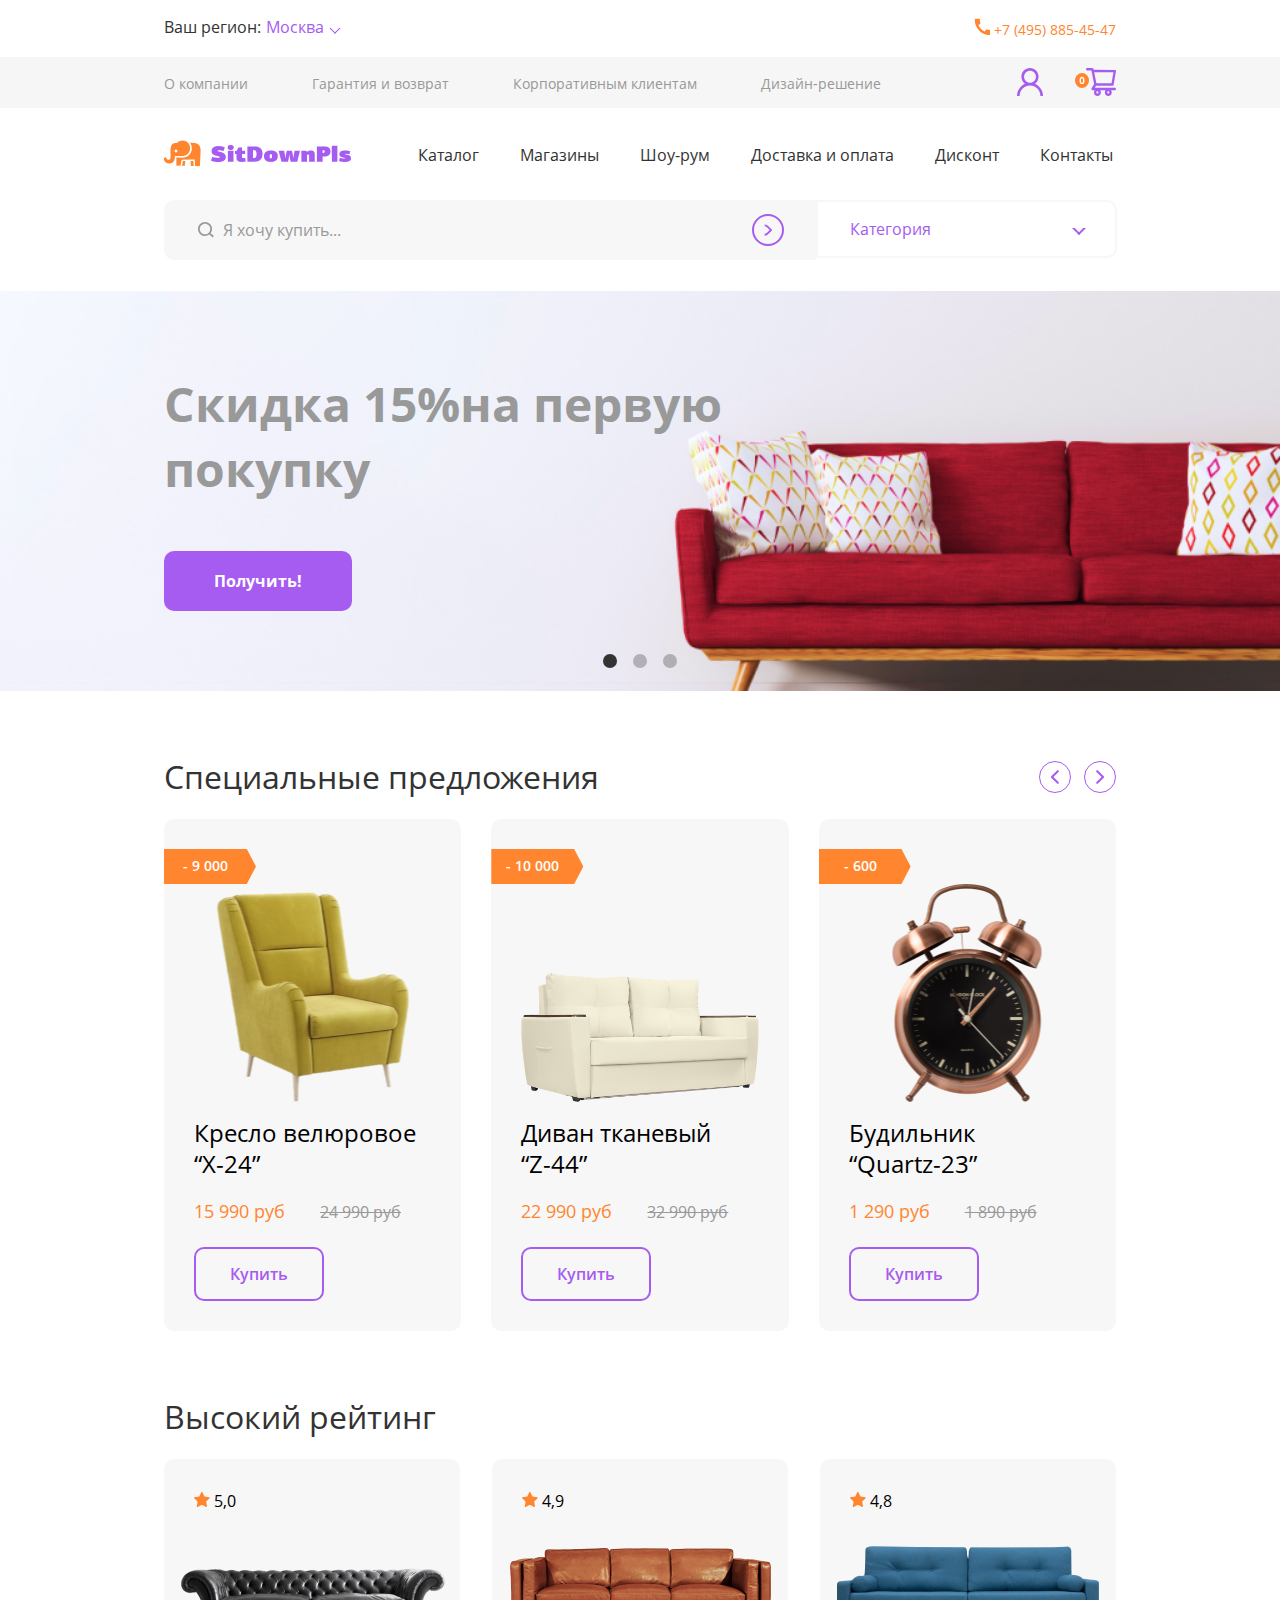
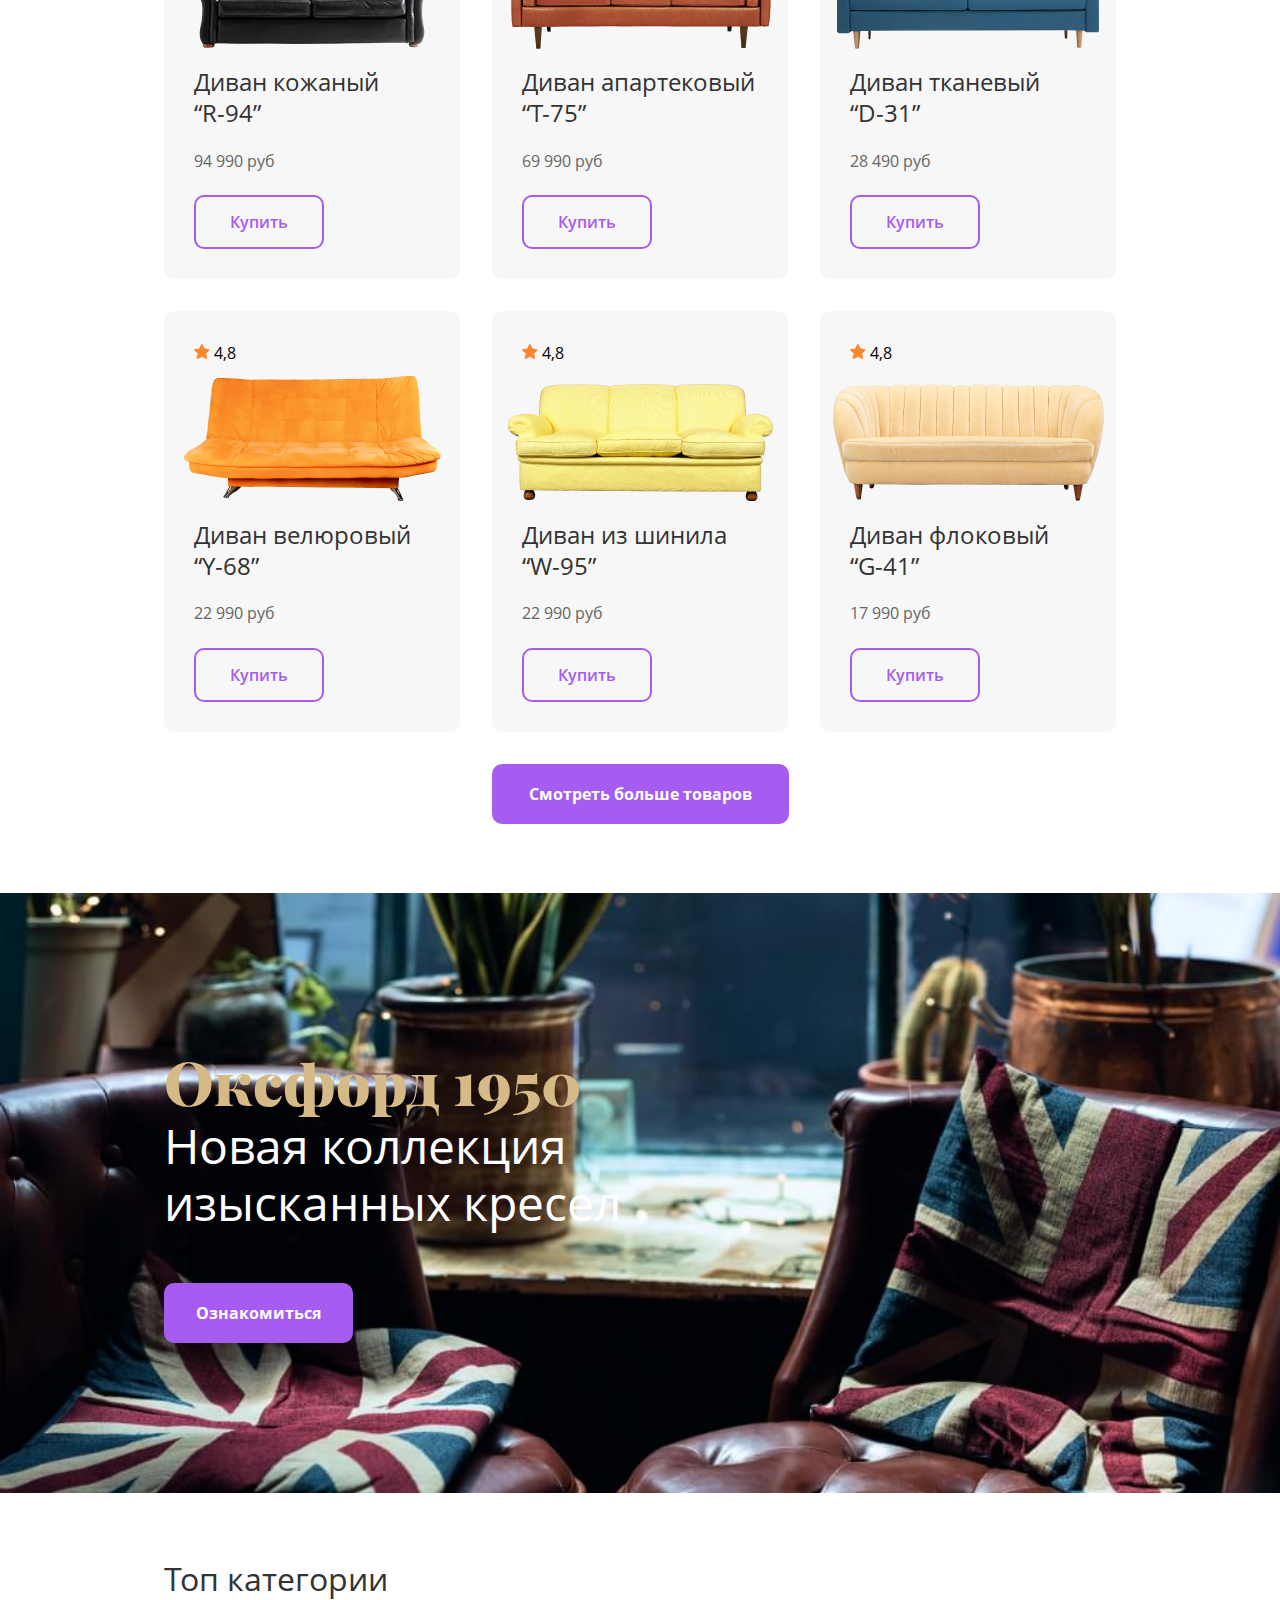
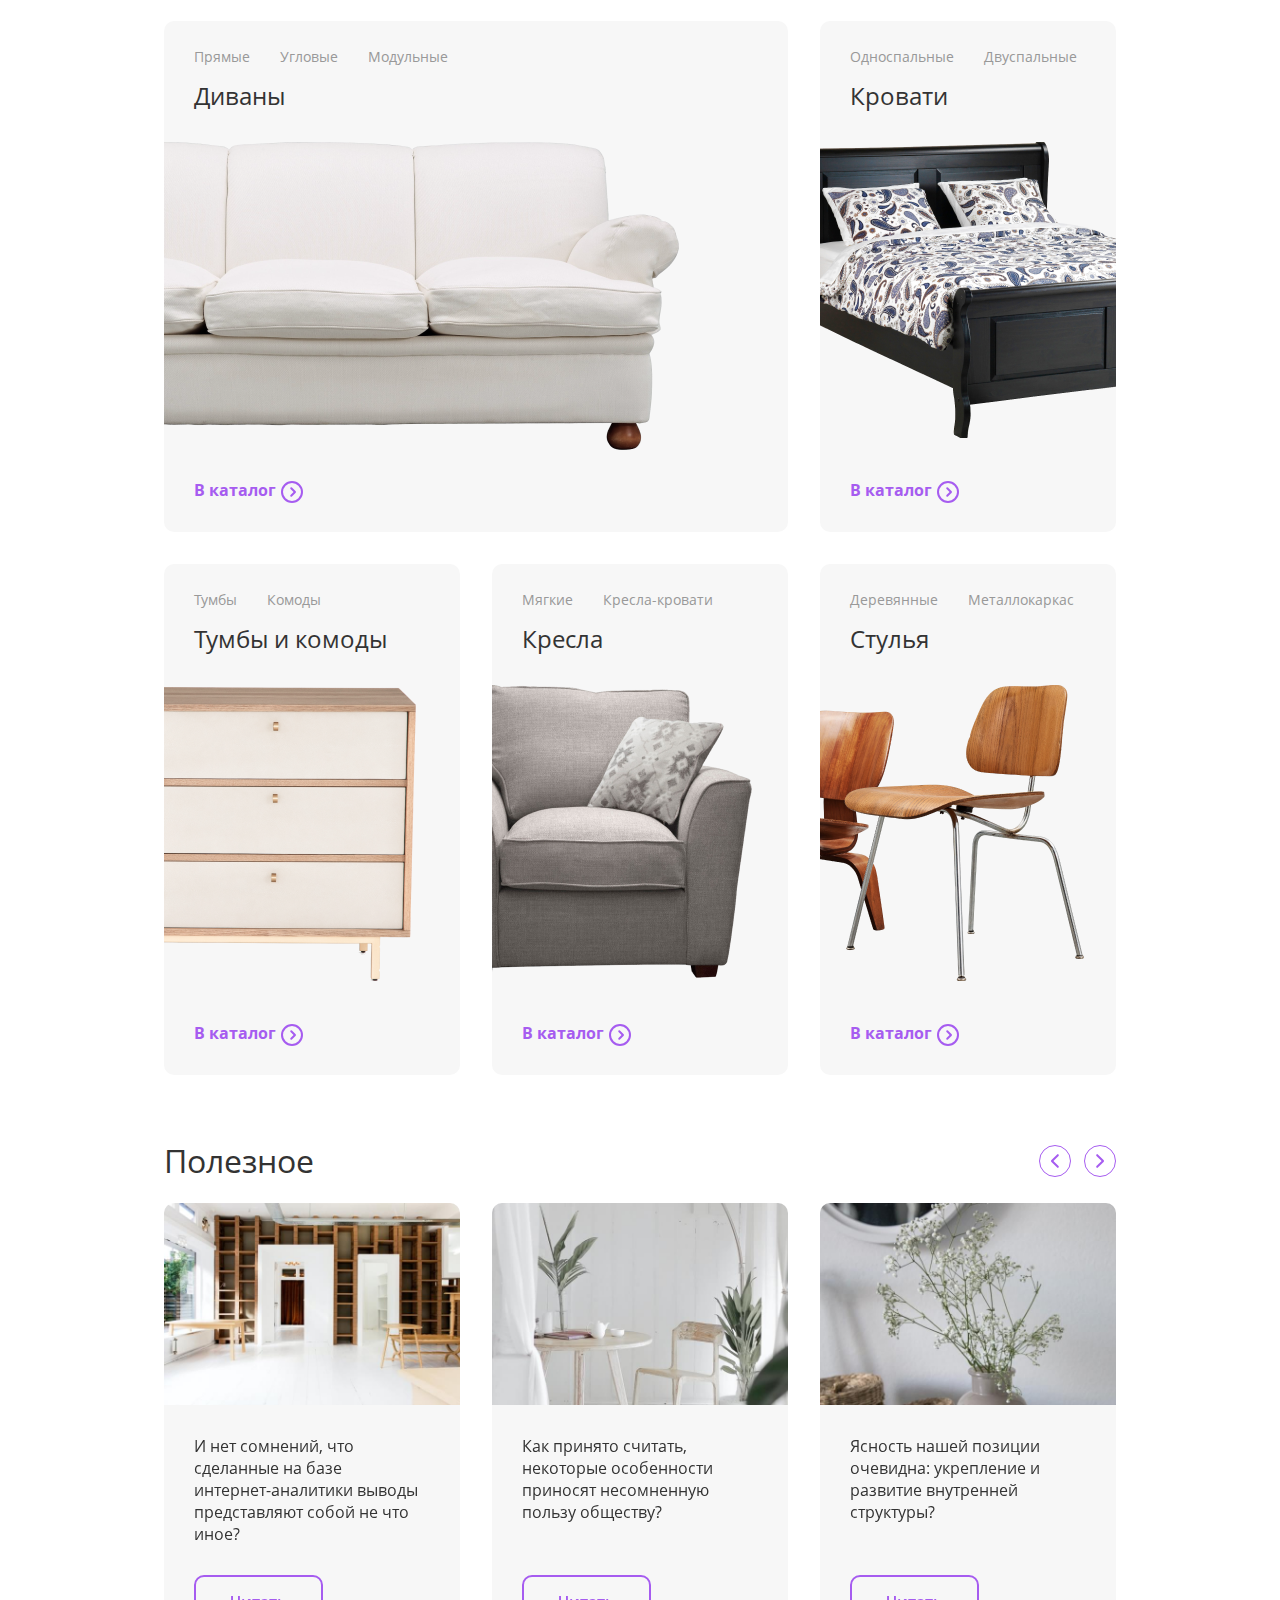
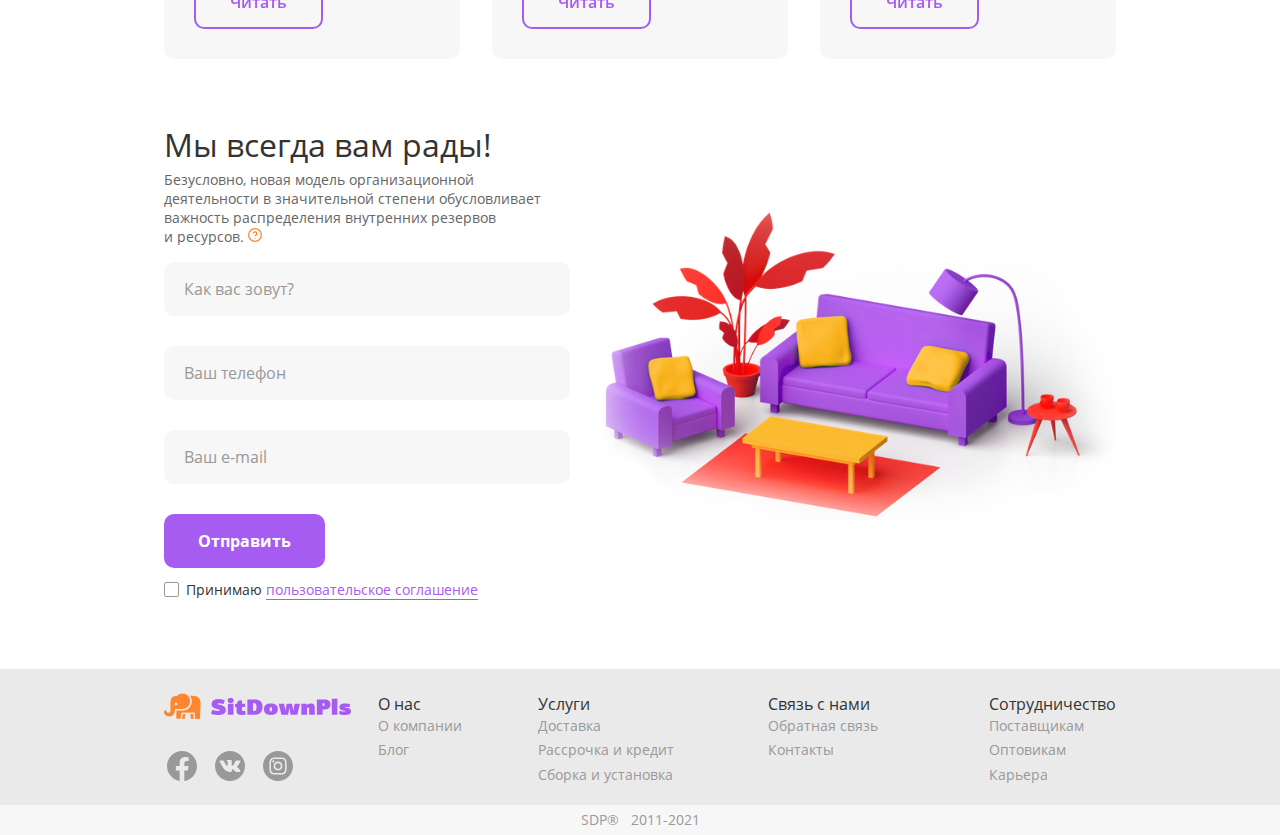
<file: index.html>
<!DOCTYPE html><html lang="ru"><head><meta charset="UTF-8"><meta http-equiv="X-UA-Compatible" content="IE=edge"><meta name="viewport" content="width=device-width,initial-scale=1"><title>SitDownPls</title><link rel="stylesheet" href="./assets/normalize.css"><link rel="stylesheet" href="./assets/swiper-bundle.min.css"><link rel="stylesheet" href="./css/style.css"><link rel="shortcut icon" href="./img/favicon.png"><script defer="defer" src="./assets/swiper-bundle.min.js"></script><script defer="defer" src="./assets/just-validate.min.js"></script><script defer="defer" src="./assets/inputmask.min.js"></script><script defer="defer" src="./js/main.js"></script></head><body><header class="header" id="header"><div class="header__top header-top" id="header-top"><div class="container header__container header__container--top flex" id="header-container-top"><div class="header-top__left" id="header-left"><div class="flex header__inner" id="container-1300"><div class="flex header__wrapper"><span class="header-top__span">Ваш регион:</span><div class="header-top__select select-top"><button class="select-top__btn btn-reset" id="header-select-top" tabindex="0" aria-label="">Москва</button><ul class="select-top__list list-reset" id="header-top-list"><li class="select-top__item select-top__none" tabindex="0">Москва</li><li class="select-top__item" tabindex="0">Казань</li><li class="select-top__item" tabindex="0">Уфа</li><li class="select-top__item" tabindex="0">Пермь</li></ul></div></div><a class="header-top__phone" href="#"><svg width="16.5" height="16.5" viewBox="0 0 16.5 16.5" fill="none" xmlns="http://www.w3.org/2000/svg"><path d="M16.3425 12.0983C15.215 12.0983 14.1242 11.915 13.1067 11.585C12.7858 11.475 12.4283 11.5575 12.1808 11.805L10.7417 13.6108C8.1475 12.3733 5.71833 10.0358 4.42583 7.35L6.21333 5.82833C6.46083 5.57167 6.53417 5.21417 6.43333 4.89333C6.09417 3.87583 5.92 2.785 5.92 1.6575C5.92 1.1625 5.5075 0.75 5.0125 0.75H1.84083C1.34583 0.75 0.75 0.97 0.75 1.6575C0.75 10.1733 7.83583 17.25 16.3425 17.25C16.9933 17.25 17.25 16.6725 17.25 16.1683V13.0058C17.25 12.5108 16.8375 12.0983 16.3425 12.0983Z"/></svg> +7 (495) 885-45-47</a></div></div><div class="header-top__right" id="header-top-right"><nav class="header-top__nav"><ul class="header-top__list list-reset flex"><li class="header-top__item"><a class="header-top__link" href="#">О&nbsp;компании</a></li><li class="header-top__item"><a class="header-top__link" href="#">Гарантия&nbsp;и&nbsp;возврат</a></li><li class="header-top__item"><a class="header-top__link" href="#">Корпоративным клиентам</a></li><li class="header-top__item"><a class="header-top__link" href="#">Дизайн&#8209;решение</a></li></ul></nav></div></div></div><div class="header__center header-center"><div class="container header__container header__container--center flex" id="header-container-center"><button class="burger btn-reset" id="burger"><span class="burger__line burger__line-top"></span> <span class="burger__line burger__line-center-first"></span> <span class="burger__line burger__line-center-second"></span> <span class="burger__line burger__line-bottom"></span></button><div class="header-center__left" id="header-center-left"><a class="header-center__logo" href="index.html"><img class="header-center__img" src="./img/header/header-logo.png" alt="Логотип"></a></div><div class="header-center__right" id="header-center-right"><nav class="header-center__nav"><ul class="header-center__list list-reset flex"><li class="header-center__item"><a class="header-center__link" href="catalog.html">Каталог</a></li><li class="header-center__item"><a class="header-center__link" href="#">Магазины</a></li><li class="header-center__item"><a class="header-center__link" href="#">Шоу-рум</a></li><li class="header-center__item"><a class="header-center__link" href="#">Доставка&nbsp;и&nbsp;оплата</a></li><li class="header-center__item"><a class="header-center__link" href="#">Дисконт</a></li><li class="header-center__item"><a class="header-center__link" href="#">Контакты</a></li></ul></nav></div></div></div><div class="header__bottom header-bottom"><div class="container header__container header__container--bottom flex" id="header-container-bottom"><div class="header-bottom__left flex"><form class="header-bottom__form flex"><input class="header-bottom__input" type="text" placeholder="Я хочу купить..."> <svg width="16" height="16" viewBox="0 0 16 16" fill="none" xmlns="http://www.w3.org/2000/svg"><path d="M15.8187 14.0625L12.607 11.3156C13.5516 10.0945 14.0625 8.60156 14.0625 7.03125C14.0625 5.15156 13.3289 3.38906 12.0023 2.06016C10.6758 0.73125 8.90859 0 7.03125 0C5.15391 0 3.38672 0.733594 2.06016 2.06016C0.73125 3.38672 0 5.15156 0 7.03125C0 8.90859 0.733594 10.6758 2.06016 12.0023C3.38672 13.3312 5.15156 14.0625 7.03125 14.0625C8.60156 14.0625 10.0922 13.5516 11.3133 12.6094L14.5249 15.3539C14.5428 15.3718 14.564 15.3859 14.5873 15.3956C14.6106 15.4053 14.6356 15.4102 14.6609 15.4102C14.6861 15.4102 14.7111 15.4053 14.7344 15.3956C14.7578 15.3859 14.7789 15.3718 14.7968 15.3539L15.8187 14.3344C15.8365 14.3165 15.8507 14.2953 15.8604 14.272C15.87 14.2487 15.875 14.2237 15.875 14.1984C15.875 14.1732 15.87 14.1482 15.8604 14.1249C15.8507 14.1015 15.8365 14.0803 15.8187 14.0625ZM10.7438 10.7438C9.75 11.7352 8.43281 12.2812 7.03125 12.2812C5.62969 12.2812 4.3125 11.7352 3.31875 10.7438C2.32734 9.75 1.78125 8.43281 1.78125 7.03125C1.78125 5.62969 2.32734 4.31016 3.31875 3.31875C4.3125 2.32734 5.62969 1.78125 7.03125 1.78125C8.43281 1.78125 9.75234 2.325 10.7438 3.31875C11.7352 4.3125 12.2812 5.62969 12.2812 7.03125C12.2812 8.43281 11.7352 9.75234 10.7438 10.7438Z"/></svg> <button class="header-bottom__btn btn-reset"></button></form><div class="header-bottom__select select-bottom"><button class="select-bottom__btn btn-reset" id="header-select-bottom" tabindex="0" aria-label="">Категория</button><ul class="select-bottom__list list-reset" id="header-bottom-list"><li class="select-bottom__item" tabindex="0">Диваны</li><li class="select-bottom__item" tabindex="0">Кресла</li><li class="select-bottom__item" tabindex="0">Пуфы</li><li class="select-bottom__item" tabindex="0">Кровати</li><li class="select-bottom__item" tabindex="0">Тумбы</li><li class="select-bottom__item" tabindex="0">Комоды</li><li class="select-bottom__item" tabindex="0">Стулья</li><li class="select-bottom__item" tabindex="0">Столы</li><li class="select-bottom__item" tabindex="0">Аксессуары</li></ul></div></div><div class="header-bottom__right flex" id="header-bottom-right"><button class="header-bottom__lk btn-reset"><svg width="26" height="28" viewBox="0 0 26 28" fill="none" xmlns="http://www.w3.org/2000/svg"><path d="M24.98 22.8503C24.3278 21.2785 23.3813 19.8508 22.1933 18.6467C21.0089 17.4392 19.6059 16.4764 18.0617 15.8116C18.0478 15.8045 18.034 15.801 18.0202 15.794C20.1742 14.2111 21.5744 11.6327 21.5744 8.72362C21.5744 3.90452 17.7367 0 13 0C8.26333 0 4.42559 3.90452 4.42559 8.72362C4.42559 11.6327 5.82585 14.2111 7.97982 15.7975C7.96599 15.8045 7.95216 15.808 7.93833 15.8151C6.38941 16.4799 4.99952 17.4332 3.80671 18.6503C2.61981 19.8553 1.67349 21.2827 1.02003 22.8538C0.37806 24.3918 0.0318323 26.0409 8.64563e-05 27.7116C-0.000836348 27.7491 0.00563604 27.7864 0.0191224 27.8214C0.0326088 27.8564 0.0528363 27.8882 0.0786128 27.9151C0.104389 27.942 0.135194 27.9633 0.16921 27.9779C0.203227 27.9925 0.239768 28 0.27668 28H2.35113C2.50326 28 2.62427 27.8769 2.62773 27.7256C2.69688 25.01 3.76868 22.4668 5.66335 20.5392C7.62371 18.5447 10.2271 17.4472 13 17.4472C15.7729 17.4472 18.3763 18.5447 20.3367 20.5392C22.2313 22.4668 23.3031 25.01 23.3723 27.7256C23.3757 27.8804 23.4967 28 23.6489 28H25.7233C25.7602 28 25.7968 27.9925 25.8308 27.9779C25.8648 27.9633 25.8956 27.942 25.9214 27.9151C25.9472 27.8882 25.9674 27.8564 25.9809 27.8214C25.9944 27.7864 26.0008 27.7491 25.9999 27.7116C25.9653 26.0301 25.6231 24.3945 24.98 22.8503ZM13 14.7739C11.413 14.7739 9.91943 14.1442 8.79577 13.001C7.67211 11.8578 7.05323 10.3382 7.05323 8.72362C7.05323 7.10905 7.67211 5.58945 8.79577 4.44623C9.91943 3.30301 11.413 2.67337 13 2.67337C14.587 2.67337 16.0806 3.30301 17.2042 4.44623C18.3279 5.58945 18.9468 7.10905 18.9468 8.72362C18.9468 10.3382 18.3279 11.8578 17.2042 13.001C16.0806 14.1442 14.587 14.7739 13 14.7739Z"/></svg></button> <button class="header-bottom__cart btn-reset"><svg width="41" height="28" viewBox="0 0 41 28" fill="none" xmlns="http://www.w3.org/2000/svg"><g clip-path="url(#clip0_664_1458)"><path d="M39.8162 19.8503H19.902L20.9019 17.7365L37.5154 17.7052C38.0772 17.7052 38.5588 17.2887 38.6591 16.7125L40.9599 3.34598C41.0201 2.99541 40.9298 2.63444 40.7091 2.36023C40.6 2.22528 40.4639 2.11658 40.3103 2.04166C40.1567 1.96674 39.9892 1.9274 39.8195 1.92637L18.6848 1.85348L18.5042 0.971861C18.3905 0.40957 17.9022 0 17.3471 0H12.1805C11.8674 0 11.5671 0.129087 11.3458 0.358864C11.1244 0.588641 11 0.900285 11 1.22524C11 1.55019 11.1244 1.86184 11.3458 2.09161C11.5671 2.32139 11.8674 2.45048 12.1805 2.45048H16.3907L17.1799 6.34486L19.1228 16.1086L16.6214 20.3466C16.4915 20.5286 16.4133 20.7446 16.3956 20.9704C16.3778 21.1961 16.4213 21.4225 16.5211 21.6239C16.7218 22.0369 17.1264 22.2973 17.5745 22.2973H19.6746C19.2269 22.9145 18.9851 23.6662 18.9857 24.4388C18.9857 26.4034 20.524 28 22.4168 28C24.3096 28 25.8478 26.4034 25.8478 24.4388C25.8478 23.6648 25.6004 22.9116 25.159 22.2973H30.5463C30.0986 22.9145 29.8568 23.6662 29.8574 24.4388C29.8574 26.4034 31.3957 28 33.2885 28C35.1812 28 36.7195 26.4034 36.7195 24.4388C36.7195 23.6648 36.4721 22.9116 36.0307 22.2973H39.8195C40.4683 22.2973 41 21.7489 41 21.072C40.9981 20.7474 40.8725 20.4368 40.6507 20.2079C40.4289 19.979 40.1289 19.8504 39.8162 19.8503ZM19.1763 4.26925L38.4317 4.33519L36.5456 15.2964L21.4202 15.3242L19.1763 4.26925ZM22.4168 25.5356C21.8349 25.5356 21.36 25.0428 21.36 24.4388C21.36 23.8349 21.8349 23.342 22.4168 23.342C22.9987 23.342 23.4735 23.8349 23.4735 24.4388C23.4735 24.7297 23.3622 25.0087 23.164 25.2144C22.9658 25.4201 22.6971 25.5356 22.4168 25.5356ZM33.2885 25.5356C32.7066 25.5356 32.2317 25.0428 32.2317 24.4388C32.2317 23.8349 32.7066 23.342 33.2885 23.342C33.8704 23.342 34.3452 23.8349 34.3452 24.4388C34.3452 24.7297 34.2339 25.0087 34.0357 25.2144C33.8375 25.4201 33.5687 25.5356 33.2885 25.5356Z"/><ellipse cx="7" cy="12.5" rx="7" ry="7.5" fill="#FF862F"/><path d="M9.49512 12.4307C9.49512 13.6774 9.29004 14.6003 8.87988 15.1992C8.47298 15.7982 7.84473 16.0977 6.99512 16.0977C6.17155 16.0977 5.5498 15.7884 5.12988 15.1699C4.71322 14.5514 4.50488 13.6383 4.50488 12.4307C4.50488 11.1709 4.70833 10.2432 5.11523 9.64746C5.52214 9.0485 6.14876 8.74902 6.99512 8.74902C7.81868 8.74902 8.44043 9.06152 8.86035 9.68652C9.28353 10.3115 9.49512 11.2262 9.49512 12.4307ZM6.00391 12.4307C6.00391 13.3063 6.07878 13.9346 6.22852 14.3154C6.38151 14.693 6.63704 14.8818 6.99512 14.8818C7.34668 14.8818 7.60059 14.6898 7.75684 14.3057C7.91309 13.9215 7.99121 13.2965 7.99121 12.4307C7.99121 11.555 7.91146 10.9268 7.75195 10.5459C7.5957 10.1618 7.34342 9.96973 6.99512 9.96973C6.6403 9.96973 6.38639 10.1618 6.2334 10.5459C6.0804 10.9268 6.00391 11.555 6.00391 12.4307Z" fill="white"/></g><defs><clippath id="clip0_664_1458"><rect width="41" height="28" fill="white"/></clippath></defs></svg></button></div></div></div></header><main><section class="hero" id="hero"><h1 class="visually-hidden">SitDownPls - магазин мебели</h1><div class="hero__swiper"><div class="swiper-wrapper"><div class="swiper-slide hero__slide hero__slide--1"><div class="container"><div class="hero__inner"><div class="hero__sale">Скидка&nbsp;15%<br class="brake-mobile">на&nbsp;первую покупку</div><button class="hero__btn btn-reset">Получить!</button></div></div></div><div class="swiper-slide hero__slide hero__slide--2"><div class="container"><div class="hero__inner"><div class="hero__sale">1000+ аксессуаров для дома</div><button class="hero__btn btn-reset">Подробнее</button></div></div></div><div class="swiper-slide hero__slide hero__slide--3"><div class="container"><div class="hero__inner"><div class="hero__sale hero__sale--white">Коллекция стильного и&nbsp;яркого текстиля</div><button class="hero__btn btn-reset">Подробнее</button></div></div></div></div><div class="swiper-pagination"></div></div><div class="container hero-btn-container"><button class="hero__btn btn-reset hero__btn--mobile">Получить!</button></div></section><section class="special" id="special"><div class="container special__container" id="special-container"><div class="special__top" id="special-top"><h2 class="special__title">Специальные предложения</h2><div class="special__btns" id="special-btns"><button class="special__swipe special__prev btn-reset js-special-prev" aria-label="Предыдущий слайд"><span></span></button> <button class="special__swipe special__next btn-reset js-special-next" aria-label="Следующий слайд"><span></span></button></div></div><div class="special__swiper"><div class="special__cards swiper-wrapper"><div class="special__card swiper-slide"><div class="special__block"><div class="special__ticket">- 9 000</div><div class="special__wrapper"><picture><img class="special__img" src="./img/special/special-x-24.png" loading="lazy" alt="Кресло велюровое “X-24”"></picture><div class="special__description"><h3 class="special__subtitle">Кресло велюровое “X-24”</h3><div class="special__cost-wrapper"><span class="special__sale">15 990 руб </span><span class="special__cost">24 990 руб</span></div><a class="special__btn" href="product.html">Купить</a></div></div></div></div><div class="special__card swiper-slide"><div class="special__block"><div class="special__ticket">- 10 000</div><div class="special__wrapper special__wrapper--z44"><picture><img class="special__img" src="./img/special/special-z-44.png" loading="lazy" alt=" Диван тканевый “Z-44”"></picture><div class="special__description"><h3 class="special__subtitle">Диван тканевый “Z-44”</h3><div class="special__cost-wrapper"><span class="special__sale">22 990 руб </span><span class="special__cost">32 990 руб</span></div><a class="special__btn" href="product.html">Купить</a></div></div></div></div><div class="special__card swiper-slide"><div class="special__block"><div class="special__ticket">- 600</div><div class="special__wrapper"><picture><img class="special__img" src="./img/special/special-quartz-23.png" loading="lazy" alt="Будильник  “Quartz-23”"></picture><div class="special__description"><h3 class="special__subtitle">Будильник “Quartz-23”</h3><div class="special__cost-wrapper"><span class="special__sale">1 290 руб </span><span class="special__cost">1 890 руб</span></div><a class="special__btn" href="product.html">Купить</a></div></div></div></div><div class="special__card swiper-slide"><div class="special__block"><div class="special__ticket">- 300</div><div class="special__wrapper"><picture><img class="special__img" src="./img/special/special-deer.png" loading="lazy" alt="Мини-скульптура “Oh my deer”"></picture><div class="special__description"><h3 class="special__subtitle">Мини-скульптура “Oh my deer”</h3><div class="special__cost-wrapper"><span class="special__sale">690 руб </span><span class="special__cost">990 руб</span></div><a class="special__btn" href="product.html">Купить</a></div></div></div></div><div class="special__card swiper-slide"><div class="special__block"><div class="special__ticket">- 10 000</div><div class="special__wrapper special__wrapper--z85"><picture><img class="special__img" src="./img/special/special-z-85.png" loading="lazy" alt="Диван вел-флок “Z-85”"></picture><div class="special__description"><h3 class="special__subtitle">Диван вел-флок “Z-85”</h3><div class="special__cost-wrapper"><span class="special__sale">22 990 руб </span><span class="special__cost">32 990 руб</span></div><a class="special__btn" href="product.html">Купить</a></div></div></div></div><div class="special__card swiper-slide"><div class="special__block"><div class="special__ticket">- 700</div><div class="special__wrapper"><picture><img class="special__img" src="./img/special/special-h-18.png" loading="lazy" alt="Термометр + гидрометр “H-18”"></picture><div class="special__description"><h3 class="special__subtitle">Термометр + гидрометр “H-18”</h3><div class="special__cost-wrapper"><span class="special__sale">1 390 руб </span><span class="special__cost">2 090 руб</span></div><a class="special__btn" href="product.html">Купить</a></div></div></div></div></div></div></div></section><section class="rating" id="rating"><div class="container rating__container"><h2 class="rating__title">Высокий рейтинг</h2><div class="rating__content"><div class="rating__card rating__card--active"><span class="rating__star"><svg width="16" height="15" viewBox="0 0 16 15" fill="none" xmlns="http://www.w3.org/2000/svg"><path d="M15.2257 5.28193L10.5089 4.59758L8.40032 0.330127C8.34273 0.213287 8.24799 0.118702 8.13095 0.0612089C7.83742 -0.0834504 7.48074 0.037099 7.33398 0.330127L5.22543 4.59758L0.508622 5.28193C0.378579 5.30047 0.259684 5.36167 0.168654 5.45441C0.0586046 5.56733 -0.00203778 5.71924 5.22879e-05 5.87678C0.00214235 6.03431 0.0667938 6.18457 0.179801 6.29454L3.59248 9.61614L2.78622 14.3064C2.76731 14.4156 2.7794 14.5278 2.82113 14.6304C2.86285 14.733 2.93253 14.8218 3.02228 14.8869C3.11202 14.952 3.21823 14.9906 3.32886 14.9985C3.4395 15.0064 3.55013 14.9831 3.64821 14.9314L7.86715 12.717L12.0861 14.9314C12.2013 14.9926 12.335 15.013 12.4632 14.9908C12.7865 14.9352 13.0038 14.6291 12.9481 14.3064L12.1418 9.61614L15.5545 6.29454C15.6474 6.20367 15.7087 6.08497 15.7273 5.95515C15.7774 5.63059 15.5508 5.33015 15.2257 5.28193Z" fill="#FF862F"/></svg> 5,0</span><picture class="rating__picture"><img class="rating__img" src="./img/rating/rating-r-94.png" alt="Диван кожаный “R-94”"></picture><div class="rating__block"><h3 class="rating__subtitle">Диван кожаный<br>“R-94”</h3><span class="rating__price">94 990 руб </span><a class="rating__btn" href="product.html">Купить</a></div></div><div class="rating__card rating__card--active"><span class="rating__star"><svg width="16" height="15" viewBox="0 0 16 15" fill="none" xmlns="http://www.w3.org/2000/svg"><path d="M15.2257 5.28193L10.5089 4.59758L8.40032 0.330127C8.34273 0.213287 8.24799 0.118702 8.13095 0.0612089C7.83742 -0.0834504 7.48074 0.037099 7.33398 0.330127L5.22543 4.59758L0.508622 5.28193C0.378579 5.30047 0.259684 5.36167 0.168654 5.45441C0.0586046 5.56733 -0.00203778 5.71924 5.22879e-05 5.87678C0.00214235 6.03431 0.0667938 6.18457 0.179801 6.29454L3.59248 9.61614L2.78622 14.3064C2.76731 14.4156 2.7794 14.5278 2.82113 14.6304C2.86285 14.733 2.93253 14.8218 3.02228 14.8869C3.11202 14.952 3.21823 14.9906 3.32886 14.9985C3.4395 15.0064 3.55013 14.9831 3.64821 14.9314L7.86715 12.717L12.0861 14.9314C12.2013 14.9926 12.335 15.013 12.4632 14.9908C12.7865 14.9352 13.0038 14.6291 12.9481 14.3064L12.1418 9.61614L15.5545 6.29454C15.6474 6.20367 15.7087 6.08497 15.7273 5.95515C15.7774 5.63059 15.5508 5.33015 15.2257 5.28193Z" fill="#FF862F"/></svg> 4,9</span><picture class="rating__picture"><img class="rating__img" src="./img/rating/rating-t-75.png" alt="Диван апартековый “T-75”"></picture><div class="rating__block"><h3 class="rating__subtitle">Диван апартековый<br>“T-75”</h3><span class="rating__price">69 990 руб </span><a class="rating__btn" href="product.html">Купить</a></div></div><div class="rating__card rating__card--active"><span class="rating__star"><svg width="16" height="15" viewBox="0 0 16 15" fill="none" xmlns="http://www.w3.org/2000/svg"><path d="M15.2257 5.28193L10.5089 4.59758L8.40032 0.330127C8.34273 0.213287 8.24799 0.118702 8.13095 0.0612089C7.83742 -0.0834504 7.48074 0.037099 7.33398 0.330127L5.22543 4.59758L0.508622 5.28193C0.378579 5.30047 0.259684 5.36167 0.168654 5.45441C0.0586046 5.56733 -0.00203778 5.71924 5.22879e-05 5.87678C0.00214235 6.03431 0.0667938 6.18457 0.179801 6.29454L3.59248 9.61614L2.78622 14.3064C2.76731 14.4156 2.7794 14.5278 2.82113 14.6304C2.86285 14.733 2.93253 14.8218 3.02228 14.8869C3.11202 14.952 3.21823 14.9906 3.32886 14.9985C3.4395 15.0064 3.55013 14.9831 3.64821 14.9314L7.86715 12.717L12.0861 14.9314C12.2013 14.9926 12.335 15.013 12.4632 14.9908C12.7865 14.9352 13.0038 14.6291 12.9481 14.3064L12.1418 9.61614L15.5545 6.29454C15.6474 6.20367 15.7087 6.08497 15.7273 5.95515C15.7774 5.63059 15.5508 5.33015 15.2257 5.28193Z" fill="#FF862F"/></svg> 4,8</span><picture class="rating__picture"><img class="rating__img" src="./img/rating/rating-d-31.png" alt="Диван тканевый “D-31”"></picture><div class="rating__block"><h3 class="rating__subtitle">Диван тканевый<br>“D-31”</h3><span class="rating__price">28 490 руб </span><a class="rating__btn" href="product.html">Купить</a></div></div><div class="rating__card rating__card--active"><span class="rating__star"><svg width="16" height="15" viewBox="0 0 16 15" fill="none" xmlns="http://www.w3.org/2000/svg"><path d="M15.2257 5.28193L10.5089 4.59758L8.40032 0.330127C8.34273 0.213287 8.24799 0.118702 8.13095 0.0612089C7.83742 -0.0834504 7.48074 0.037099 7.33398 0.330127L5.22543 4.59758L0.508622 5.28193C0.378579 5.30047 0.259684 5.36167 0.168654 5.45441C0.0586046 5.56733 -0.00203778 5.71924 5.22879e-05 5.87678C0.00214235 6.03431 0.0667938 6.18457 0.179801 6.29454L3.59248 9.61614L2.78622 14.3064C2.76731 14.4156 2.7794 14.5278 2.82113 14.6304C2.86285 14.733 2.93253 14.8218 3.02228 14.8869C3.11202 14.952 3.21823 14.9906 3.32886 14.9985C3.4395 15.0064 3.55013 14.9831 3.64821 14.9314L7.86715 12.717L12.0861 14.9314C12.2013 14.9926 12.335 15.013 12.4632 14.9908C12.7865 14.9352 13.0038 14.6291 12.9481 14.3064L12.1418 9.61614L15.5545 6.29454C15.6474 6.20367 15.7087 6.08497 15.7273 5.95515C15.7774 5.63059 15.5508 5.33015 15.2257 5.28193Z" fill="#FF862F"/></svg> 4,8</span><picture class="rating__picture"><img class="rating__img" src="./img/rating/rating-y-68.png" alt="Диван велюровый “Y-68”"></picture><div class="rating__block"><h3 class="rating__subtitle">Диван велюровый<br>“Y-68”</h3><span class="rating__price">22 990 руб </span><a class="rating__btn" href="product.html">Купить</a></div></div><div class="rating__card rating__card--active"><span class="rating__star"><svg width="16" height="15" viewBox="0 0 16 15" fill="none" xmlns="http://www.w3.org/2000/svg"><path d="M15.2257 5.28193L10.5089 4.59758L8.40032 0.330127C8.34273 0.213287 8.24799 0.118702 8.13095 0.0612089C7.83742 -0.0834504 7.48074 0.037099 7.33398 0.330127L5.22543 4.59758L0.508622 5.28193C0.378579 5.30047 0.259684 5.36167 0.168654 5.45441C0.0586046 5.56733 -0.00203778 5.71924 5.22879e-05 5.87678C0.00214235 6.03431 0.0667938 6.18457 0.179801 6.29454L3.59248 9.61614L2.78622 14.3064C2.76731 14.4156 2.7794 14.5278 2.82113 14.6304C2.86285 14.733 2.93253 14.8218 3.02228 14.8869C3.11202 14.952 3.21823 14.9906 3.32886 14.9985C3.4395 15.0064 3.55013 14.9831 3.64821 14.9314L7.86715 12.717L12.0861 14.9314C12.2013 14.9926 12.335 15.013 12.4632 14.9908C12.7865 14.9352 13.0038 14.6291 12.9481 14.3064L12.1418 9.61614L15.5545 6.29454C15.6474 6.20367 15.7087 6.08497 15.7273 5.95515C15.7774 5.63059 15.5508 5.33015 15.2257 5.28193Z" fill="#FF862F"/></svg> 4,8</span><picture class="rating__picture"><img class="rating__img" src="./img/rating/rating-w-95.png" alt="Диван из шинила “W-95”"></picture><div class="rating__block"><h3 class="rating__subtitle">Диван из&nbsp;шинила<br>“W-95”</h3><span class="rating__price">22 990 руб </span><a class="rating__btn" href="product.html">Купить</a></div></div><div class="rating__card rating__card--active"><span class="rating__star"><svg width="16" height="15" viewBox="0 0 16 15" fill="none" xmlns="http://www.w3.org/2000/svg"><path d="M15.2257 5.28193L10.5089 4.59758L8.40032 0.330127C8.34273 0.213287 8.24799 0.118702 8.13095 0.0612089C7.83742 -0.0834504 7.48074 0.037099 7.33398 0.330127L5.22543 4.59758L0.508622 5.28193C0.378579 5.30047 0.259684 5.36167 0.168654 5.45441C0.0586046 5.56733 -0.00203778 5.71924 5.22879e-05 5.87678C0.00214235 6.03431 0.0667938 6.18457 0.179801 6.29454L3.59248 9.61614L2.78622 14.3064C2.76731 14.4156 2.7794 14.5278 2.82113 14.6304C2.86285 14.733 2.93253 14.8218 3.02228 14.8869C3.11202 14.952 3.21823 14.9906 3.32886 14.9985C3.4395 15.0064 3.55013 14.9831 3.64821 14.9314L7.86715 12.717L12.0861 14.9314C12.2013 14.9926 12.335 15.013 12.4632 14.9908C12.7865 14.9352 13.0038 14.6291 12.9481 14.3064L12.1418 9.61614L15.5545 6.29454C15.6474 6.20367 15.7087 6.08497 15.7273 5.95515C15.7774 5.63059 15.5508 5.33015 15.2257 5.28193Z" fill="#FF862F"/></svg> 4,8</span><picture class="rating__picture"><img class="rating__img" src="./img/rating/rating-g-41.png" alt="Диван флоковый “G-41”"></picture><div class="rating__block"><h3 class="rating__subtitle">Диван флоковый<br>“G-41”</h3><span class="rating__price">17 990 руб </span><a class="rating__btn" href="product.html">Купить</a></div></div><div class="rating__card rating__card--active"><span class="rating__star"><svg width="16" height="15" viewBox="0 0 16 15" fill="none" xmlns="http://www.w3.org/2000/svg"><path d="M15.2257 5.28193L10.5089 4.59758L8.40032 0.330127C8.34273 0.213287 8.24799 0.118702 8.13095 0.0612089C7.83742 -0.0834504 7.48074 0.037099 7.33398 0.330127L5.22543 4.59758L0.508622 5.28193C0.378579 5.30047 0.259684 5.36167 0.168654 5.45441C0.0586046 5.56733 -0.00203778 5.71924 5.22879e-05 5.87678C0.00214235 6.03431 0.0667938 6.18457 0.179801 6.29454L3.59248 9.61614L2.78622 14.3064C2.76731 14.4156 2.7794 14.5278 2.82113 14.6304C2.86285 14.733 2.93253 14.8218 3.02228 14.8869C3.11202 14.952 3.21823 14.9906 3.32886 14.9985C3.4395 15.0064 3.55013 14.9831 3.64821 14.9314L7.86715 12.717L12.0861 14.9314C12.2013 14.9926 12.335 15.013 12.4632 14.9908C12.7865 14.9352 13.0038 14.6291 12.9481 14.3064L12.1418 9.61614L15.5545 6.29454C15.6474 6.20367 15.7087 6.08497 15.7273 5.95515C15.7774 5.63059 15.5508 5.33015 15.2257 5.28193Z" fill="#FF862F"/></svg> 4,8</span><picture class="rating__picture"><img class="rating__img" src="./img/rating/rating-v-43.png" alt="Диван шиниловый “V-43”"></picture><div class="rating__block"><h3 class="rating__subtitle">Диван шиниловый<br>“V-43”</h3><span class="rating__price">19 990 руб </span><a class="rating__btn" href="product.html">Купить</a></div></div><div class="rating__card rating__card--active"><span class="rating__star"><svg width="16" height="15" viewBox="0 0 16 15" fill="none" xmlns="http://www.w3.org/2000/svg"><path d="M15.2257 5.28193L10.5089 4.59758L8.40032 0.330127C8.34273 0.213287 8.24799 0.118702 8.13095 0.0612089C7.83742 -0.0834504 7.48074 0.037099 7.33398 0.330127L5.22543 4.59758L0.508622 5.28193C0.378579 5.30047 0.259684 5.36167 0.168654 5.45441C0.0586046 5.56733 -0.00203778 5.71924 5.22879e-05 5.87678C0.00214235 6.03431 0.0667938 6.18457 0.179801 6.29454L3.59248 9.61614L2.78622 14.3064C2.76731 14.4156 2.7794 14.5278 2.82113 14.6304C2.86285 14.733 2.93253 14.8218 3.02228 14.8869C3.11202 14.952 3.21823 14.9906 3.32886 14.9985C3.4395 15.0064 3.55013 14.9831 3.64821 14.9314L7.86715 12.717L12.0861 14.9314C12.2013 14.9926 12.335 15.013 12.4632 14.9908C12.7865 14.9352 13.0038 14.6291 12.9481 14.3064L12.1418 9.61614L15.5545 6.29454C15.6474 6.20367 15.7087 6.08497 15.7273 5.95515C15.7774 5.63059 15.5508 5.33015 15.2257 5.28193Z" fill="#FF862F"/></svg> 4,7</span><picture class="rating__picture"><img class="rating__img" src="./img/rating/rating-s-99.png" alt="Диван велюровый “S-99”"></picture><div class="rating__block"><h3 class="rating__subtitle">Диван велюровый<br>“S-99”</h3><span class="rating__price">19 990 руб </span><a class="rating__btn" href="product.html">Купить</a></div></div><div class="rating__card"><span class="rating__star"><svg width="16" height="15" viewBox="0 0 16 15" fill="none" xmlns="http://www.w3.org/2000/svg"><path d="M15.2257 5.28193L10.5089 4.59758L8.40032 0.330127C8.34273 0.213287 8.24799 0.118702 8.13095 0.0612089C7.83742 -0.0834504 7.48074 0.037099 7.33398 0.330127L5.22543 4.59758L0.508622 5.28193C0.378579 5.30047 0.259684 5.36167 0.168654 5.45441C0.0586046 5.56733 -0.00203778 5.71924 5.22879e-05 5.87678C0.00214235 6.03431 0.0667938 6.18457 0.179801 6.29454L3.59248 9.61614L2.78622 14.3064C2.76731 14.4156 2.7794 14.5278 2.82113 14.6304C2.86285 14.733 2.93253 14.8218 3.02228 14.8869C3.11202 14.952 3.21823 14.9906 3.32886 14.9985C3.4395 15.0064 3.55013 14.9831 3.64821 14.9314L7.86715 12.717L12.0861 14.9314C12.2013 14.9926 12.335 15.013 12.4632 14.9908C12.7865 14.9352 13.0038 14.6291 12.9481 14.3064L12.1418 9.61614L15.5545 6.29454C15.6474 6.20367 15.7087 6.08497 15.7273 5.95515C15.7774 5.63059 15.5508 5.33015 15.2257 5.28193Z" fill="#FF862F"/></svg> 5,0</span><picture class="rating__picture"><img class="rating__img" src="./img/rating/rating-r-94.png" alt="Диван кожаный “R-94”"></picture><div class="rating__block"><h3 class="rating__subtitle">Диван кожаный<br>“R-94”</h3><span class="rating__price">94 990 руб </span><a class="rating__btn" href="product.html">Купить</a></div></div><div class="rating__card"><span class="rating__star"><svg width="16" height="15" viewBox="0 0 16 15" fill="none" xmlns="http://www.w3.org/2000/svg"><path d="M15.2257 5.28193L10.5089 4.59758L8.40032 0.330127C8.34273 0.213287 8.24799 0.118702 8.13095 0.0612089C7.83742 -0.0834504 7.48074 0.037099 7.33398 0.330127L5.22543 4.59758L0.508622 5.28193C0.378579 5.30047 0.259684 5.36167 0.168654 5.45441C0.0586046 5.56733 -0.00203778 5.71924 5.22879e-05 5.87678C0.00214235 6.03431 0.0667938 6.18457 0.179801 6.29454L3.59248 9.61614L2.78622 14.3064C2.76731 14.4156 2.7794 14.5278 2.82113 14.6304C2.86285 14.733 2.93253 14.8218 3.02228 14.8869C3.11202 14.952 3.21823 14.9906 3.32886 14.9985C3.4395 15.0064 3.55013 14.9831 3.64821 14.9314L7.86715 12.717L12.0861 14.9314C12.2013 14.9926 12.335 15.013 12.4632 14.9908C12.7865 14.9352 13.0038 14.6291 12.9481 14.3064L12.1418 9.61614L15.5545 6.29454C15.6474 6.20367 15.7087 6.08497 15.7273 5.95515C15.7774 5.63059 15.5508 5.33015 15.2257 5.28193Z" fill="#FF862F"/></svg> 4,9</span><picture class="rating__picture"><img class="rating__img" src="./img/rating/rating-t-75.png" alt="Диван апартековый “T-75”"></picture><div class="rating__block"><h3 class="rating__subtitle">Диван апартековый<br>“T-75”</h3><span class="rating__price">69 990 руб </span><a class="rating__btn" href="product.html">Купить</a></div></div><div class="rating__card"><span class="rating__star"><svg width="16" height="15" viewBox="0 0 16 15" fill="none" xmlns="http://www.w3.org/2000/svg"><path d="M15.2257 5.28193L10.5089 4.59758L8.40032 0.330127C8.34273 0.213287 8.24799 0.118702 8.13095 0.0612089C7.83742 -0.0834504 7.48074 0.037099 7.33398 0.330127L5.22543 4.59758L0.508622 5.28193C0.378579 5.30047 0.259684 5.36167 0.168654 5.45441C0.0586046 5.56733 -0.00203778 5.71924 5.22879e-05 5.87678C0.00214235 6.03431 0.0667938 6.18457 0.179801 6.29454L3.59248 9.61614L2.78622 14.3064C2.76731 14.4156 2.7794 14.5278 2.82113 14.6304C2.86285 14.733 2.93253 14.8218 3.02228 14.8869C3.11202 14.952 3.21823 14.9906 3.32886 14.9985C3.4395 15.0064 3.55013 14.9831 3.64821 14.9314L7.86715 12.717L12.0861 14.9314C12.2013 14.9926 12.335 15.013 12.4632 14.9908C12.7865 14.9352 13.0038 14.6291 12.9481 14.3064L12.1418 9.61614L15.5545 6.29454C15.6474 6.20367 15.7087 6.08497 15.7273 5.95515C15.7774 5.63059 15.5508 5.33015 15.2257 5.28193Z" fill="#FF862F"/></svg> 4,8</span><picture class="rating__picture"><img class="rating__img" src="./img/rating/rating-d-31.png" alt="Диван тканевый “D-31”"></picture><div class="rating__block"><h3 class="rating__subtitle">Диван тканевый<br>“D-31”</h3><span class="rating__price">28 490 руб </span><a class="rating__btn" href="product.html">Купить</a></div></div><div class="rating__card"><span class="rating__star"><svg width="16" height="15" viewBox="0 0 16 15" fill="none" xmlns="http://www.w3.org/2000/svg"><path d="M15.2257 5.28193L10.5089 4.59758L8.40032 0.330127C8.34273 0.213287 8.24799 0.118702 8.13095 0.0612089C7.83742 -0.0834504 7.48074 0.037099 7.33398 0.330127L5.22543 4.59758L0.508622 5.28193C0.378579 5.30047 0.259684 5.36167 0.168654 5.45441C0.0586046 5.56733 -0.00203778 5.71924 5.22879e-05 5.87678C0.00214235 6.03431 0.0667938 6.18457 0.179801 6.29454L3.59248 9.61614L2.78622 14.3064C2.76731 14.4156 2.7794 14.5278 2.82113 14.6304C2.86285 14.733 2.93253 14.8218 3.02228 14.8869C3.11202 14.952 3.21823 14.9906 3.32886 14.9985C3.4395 15.0064 3.55013 14.9831 3.64821 14.9314L7.86715 12.717L12.0861 14.9314C12.2013 14.9926 12.335 15.013 12.4632 14.9908C12.7865 14.9352 13.0038 14.6291 12.9481 14.3064L12.1418 9.61614L15.5545 6.29454C15.6474 6.20367 15.7087 6.08497 15.7273 5.95515C15.7774 5.63059 15.5508 5.33015 15.2257 5.28193Z" fill="#FF862F"/></svg> 4,8</span><picture class="rating__picture"><img class="rating__img" src="./img/rating/rating-y-68.png" alt="Диван велюровый “Y-68”"></picture><div class="rating__block"><h3 class="rating__subtitle">Диван велюровый<br>“Y-68”</h3><span class="rating__price">22 990 руб </span><a class="rating__btn" href="product.html">Купить</a></div></div><div class="rating__card"><span class="rating__star"><svg width="16" height="15" viewBox="0 0 16 15" fill="none" xmlns="http://www.w3.org/2000/svg"><path d="M15.2257 5.28193L10.5089 4.59758L8.40032 0.330127C8.34273 0.213287 8.24799 0.118702 8.13095 0.0612089C7.83742 -0.0834504 7.48074 0.037099 7.33398 0.330127L5.22543 4.59758L0.508622 5.28193C0.378579 5.30047 0.259684 5.36167 0.168654 5.45441C0.0586046 5.56733 -0.00203778 5.71924 5.22879e-05 5.87678C0.00214235 6.03431 0.0667938 6.18457 0.179801 6.29454L3.59248 9.61614L2.78622 14.3064C2.76731 14.4156 2.7794 14.5278 2.82113 14.6304C2.86285 14.733 2.93253 14.8218 3.02228 14.8869C3.11202 14.952 3.21823 14.9906 3.32886 14.9985C3.4395 15.0064 3.55013 14.9831 3.64821 14.9314L7.86715 12.717L12.0861 14.9314C12.2013 14.9926 12.335 15.013 12.4632 14.9908C12.7865 14.9352 13.0038 14.6291 12.9481 14.3064L12.1418 9.61614L15.5545 6.29454C15.6474 6.20367 15.7087 6.08497 15.7273 5.95515C15.7774 5.63059 15.5508 5.33015 15.2257 5.28193Z" fill="#FF862F"/></svg> 4,8</span><picture class="rating__picture"><img class="rating__img" src="./img/rating/rating-w-95.png" alt="Диван из шинила “W-95”"></picture><div class="rating__block"><h3 class="rating__subtitle">Диван из&nbsp;шинила<br>“W-95”</h3><span class="rating__price">22 990 руб </span><a class="rating__btn" href="product.html">Купить</a></div></div><div class="rating__card"><span class="rating__star"><svg width="16" height="15" viewBox="0 0 16 15" fill="none" xmlns="http://www.w3.org/2000/svg"><path d="M15.2257 5.28193L10.5089 4.59758L8.40032 0.330127C8.34273 0.213287 8.24799 0.118702 8.13095 0.0612089C7.83742 -0.0834504 7.48074 0.037099 7.33398 0.330127L5.22543 4.59758L0.508622 5.28193C0.378579 5.30047 0.259684 5.36167 0.168654 5.45441C0.0586046 5.56733 -0.00203778 5.71924 5.22879e-05 5.87678C0.00214235 6.03431 0.0667938 6.18457 0.179801 6.29454L3.59248 9.61614L2.78622 14.3064C2.76731 14.4156 2.7794 14.5278 2.82113 14.6304C2.86285 14.733 2.93253 14.8218 3.02228 14.8869C3.11202 14.952 3.21823 14.9906 3.32886 14.9985C3.4395 15.0064 3.55013 14.9831 3.64821 14.9314L7.86715 12.717L12.0861 14.9314C12.2013 14.9926 12.335 15.013 12.4632 14.9908C12.7865 14.9352 13.0038 14.6291 12.9481 14.3064L12.1418 9.61614L15.5545 6.29454C15.6474 6.20367 15.7087 6.08497 15.7273 5.95515C15.7774 5.63059 15.5508 5.33015 15.2257 5.28193Z" fill="#FF862F"/></svg> 4,8</span><picture class="rating__picture"><img class="rating__img" src="./img/rating/rating-g-41.png" alt="Диван флоковый “G-41”"></picture><div class="rating__block"><h3 class="rating__subtitle">Диван флоковый<br>“G-41”</h3><span class="rating__price">17 990 руб </span><a class="rating__btn" href="product.html">Купить</a></div></div><div class="rating__card"><span class="rating__star"><svg width="16" height="15" viewBox="0 0 16 15" fill="none" xmlns="http://www.w3.org/2000/svg"><path d="M15.2257 5.28193L10.5089 4.59758L8.40032 0.330127C8.34273 0.213287 8.24799 0.118702 8.13095 0.0612089C7.83742 -0.0834504 7.48074 0.037099 7.33398 0.330127L5.22543 4.59758L0.508622 5.28193C0.378579 5.30047 0.259684 5.36167 0.168654 5.45441C0.0586046 5.56733 -0.00203778 5.71924 5.22879e-05 5.87678C0.00214235 6.03431 0.0667938 6.18457 0.179801 6.29454L3.59248 9.61614L2.78622 14.3064C2.76731 14.4156 2.7794 14.5278 2.82113 14.6304C2.86285 14.733 2.93253 14.8218 3.02228 14.8869C3.11202 14.952 3.21823 14.9906 3.32886 14.9985C3.4395 15.0064 3.55013 14.9831 3.64821 14.9314L7.86715 12.717L12.0861 14.9314C12.2013 14.9926 12.335 15.013 12.4632 14.9908C12.7865 14.9352 13.0038 14.6291 12.9481 14.3064L12.1418 9.61614L15.5545 6.29454C15.6474 6.20367 15.7087 6.08497 15.7273 5.95515C15.7774 5.63059 15.5508 5.33015 15.2257 5.28193Z" fill="#FF862F"/></svg> 4,8</span><picture class="rating__picture"><img class="rating__img" src="./img/rating/rating-v-43.png" alt="Диван шиниловый “V-43”"></picture><div class="rating__block"><h3 class="rating__subtitle">Диван шиниловый<br>“V-43”</h3><span class="rating__price">19 990 руб </span><a class="rating__btn" href="product.html">Купить</a></div></div><div class="rating__card"><span class="rating__star"><svg width="16" height="15" viewBox="0 0 16 15" fill="none" xmlns="http://www.w3.org/2000/svg"><path d="M15.2257 5.28193L10.5089 4.59758L8.40032 0.330127C8.34273 0.213287 8.24799 0.118702 8.13095 0.0612089C7.83742 -0.0834504 7.48074 0.037099 7.33398 0.330127L5.22543 4.59758L0.508622 5.28193C0.378579 5.30047 0.259684 5.36167 0.168654 5.45441C0.0586046 5.56733 -0.00203778 5.71924 5.22879e-05 5.87678C0.00214235 6.03431 0.0667938 6.18457 0.179801 6.29454L3.59248 9.61614L2.78622 14.3064C2.76731 14.4156 2.7794 14.5278 2.82113 14.6304C2.86285 14.733 2.93253 14.8218 3.02228 14.8869C3.11202 14.952 3.21823 14.9906 3.32886 14.9985C3.4395 15.0064 3.55013 14.9831 3.64821 14.9314L7.86715 12.717L12.0861 14.9314C12.2013 14.9926 12.335 15.013 12.4632 14.9908C12.7865 14.9352 13.0038 14.6291 12.9481 14.3064L12.1418 9.61614L15.5545 6.29454C15.6474 6.20367 15.7087 6.08497 15.7273 5.95515C15.7774 5.63059 15.5508 5.33015 15.2257 5.28193Z" fill="#FF862F"/></svg> 4,7</span><picture class="rating__picture"><img class="rating__img" src="./img/rating/rating-s-99.png" alt="Диван велюровый “S-99”"></picture><div class="rating__block"><h3 class="rating__subtitle">Диван велюровый<br>“S-99”</h3><span class="rating__price">19 990 руб </span><a class="rating__btn" href="product.html">Купить</a></div></div></div><button class="rating__more btn-reset" id="rating-show-more">Смотреть&nbsp;больше&nbsp;товаров</button></div></section><div class="offer" id="offer"><article class="offer__article"><div class="container offer__container"><h2 class="offer__title"><span class="offer__span">Оксфорд 1950 </span>Новая коллекция изысканных кресел</h2><button class="offer__btn btn-reset">Ознакомиться</button></div></article><button class="offer__btn btn-reset offer__btn--mobile">Ознакомиться</button></div><section class="top" id="top"><div class="container"><h2 class="top__title">Топ категории</h2><div class="top__content"><div class="top__card top__card--sofa"><ul class="top__list list-reset"><li class="top__item"><a class="top__link" href="#">Прямые</a></li><li class="top__item"><a class="top__link" href="#">Угловые</a></li><li class="top__item"><a class="top__link" href="#">Модульные</a></li></ul><h3 class="top__subtitle">Диваны <a class="top__btn top__btn--mobile" href="#"><span class="top__span"></span></a></h3><picture class="top__picture"><source media="(max-width: 532px)" srcset="./img/top/top-sofa-320.png"><source media="(max-width: 1300px)" srcset="./img/top/top-sofa-1024.png"><img class="top__img" src="./img/top/top-sofa.png" alt="Диваны"></picture><a class="top__btn" href="catalog.html"><span class="top__border">В каталог</span> <span class="top__span"></span></a></div><div class="top__card top__card--armchair"><ul class="top__list list-reset"><li class="top__item"><a class="top__link" href="#">Мягкие</a></li><li class="top__item"><a class="top__link" href="#">Кресла-кровати</a></li></ul><h3 class="top__subtitle">Кресла <a class="top__btn top__btn--mobile" href="#"><span class="top__span"></span></a></h3><picture class="top__picture"><source media="(max-width: 532px)" srcset="./img/top/top-armchair-320.png"><source media="(max-width: 1300px)" srcset="./img/top/top-armchair-1024.png"><img class="top__img" src="./img/top/top-armchair.png" alt="Кресла"></picture><a class="top__btn" href="catalog.html"><span class="top__border">В каталог</span> <span class="top__span"></span></a></div><div class="top__card top__card--bed"><ul class="top__list list-reset"><li class="top__item"><a class="top__link" href="#">Односпальные</a></li><li class="top__item"><a class="top__link" href="#">Двуспальные</a></li></ul><h3 class="top__subtitle">Кровати <a class="top__btn top__btn--mobile" href="#"><span class="top__span"></span></a></h3><picture class="top__picture"><source media="(max-width: 532px)" srcset="./img/top/top-bed-320.png"><source media="(max-width: 1300px)" srcset="./img/top/top-bed-1024.png"><img class="top__img" src="./img/top/top-bed.png" alt="Кровати"></picture><a class="top__btn" href="catalog.html"><span class="top__border">В каталог</span> <span class="top__span"></span></a></div><div class="top__card top__card--chest"><ul class="top__list list-reset"><li class="top__item"><a class="top__link" href="#">Тумбы</a></li><li class="top__item"><a class="top__link" href="#">Комоды</a></li></ul><h3 class="top__subtitle">Тумбы и&nbsp;комоды <a class="top__btn top__btn--mobile" href="#"><span class="top__span"></span></a></h3><picture class="top__picture"><source media="(max-width: 532px)" srcset="./img/top/top-chest-320.png"><source media="(max-width: 1300px)" srcset="./img/top/top-chest-1024.png"><img class="top__img" src="./img/top/top-chest.png" alt="Тумбы и комоды"></picture><a class="top__btn" href="catalog.html"><span class="top__border">В каталог</span> <span class="top__span"></span></a></div><div class="top__card top__card--chair"><ul class="top__list list-reset"><li class="top__item"><a class="top__link" href="#">Деревянные</a></li><li class="top__item"><a class="top__link" href="#">Металлокаркас</a></li></ul><h3 class="top__subtitle">Стулья <a class="top__btn top__btn--mobile" href="#"><span class="top__span"></span></a></h3><picture class="top__picture"><source media="(max-width: 532px)" srcset="./img/top/top-chair-320.png"><source media="(max-width: 1300px)" srcset="./img/top/top-chair-1024.png"><img class="top__img" src="./img/top/top-chair.png" alt="Стулья"></picture><a class="top__btn" href="catalog.html"><span class="top__border">В каталог</span> <span class="top__span"></span></a></div></div></div></section><section class="useful" id="useful"><div class="container" id="useful-container"><div class="useful__top" id="useful-top"><h2 class="useful__title">Полезное</h2><div class="useful__btns" id="useful-btns"><button class="useful__swipe useful__prev btn-reset js-useful-prev" aria-label="Предыдущий слайд"><span></span></button> <button class="useful__swipe useful__next btn-reset js-useful-next" aria-label="Следующий слайд"><span></span></button></div></div><div class="useful__swiper useful__content"><div class="swiper-wrapper useful__cards"><div class="useful__card swiper-slide useful__card--card1"><div class="useful__block"><p class="useful__text">И нет сомнений, что сделанные на базе интернет-аналитики выводы представляют собой не что иное?</p><a class="useful__btn" href="#">Читать</a></div></div><div class="useful__card swiper-slide useful__card--card2"><div class="useful__block"><p class="useful__text">Как принято считать, некоторые особенности приносят несомненную пользу обществу?</p><a class="useful__btn" href="#">Читать</a></div></div><div class="useful__card swiper-slide useful__card--card3"><div class="useful__block"><p class="useful__text">Ясность нашей позиции очевидна: укрепление и развитие внутренней структуры?</p><a class="useful__btn" href="#">Читать</a></div></div><div class="useful__card swiper-slide useful__card--card4"><div class="useful__block"><p class="useful__text">Прежде всего, консультация с широким активом однозначно фиксирует необходимость распределения?</p><a class="useful__btn" href="#">Читать</a></div></div><div class="useful__card swiper-slide useful__card--card5"><div class="useful__block"><p class="useful__text">Как принято считать, некоторые особенности приносят несомненную пользу обществу?</p><a class="useful__btn" href="#">Читать</a></div></div></div></div></div></section><section class="feedback" id="feedback"><div class="container feedback__container"><div class="feedback__left"><h2 class="feedback__title">Мы всегда вам рады!</h2><p class="feedback__text">Безусловно, новая модель организационной деятельности в&nbsp;значительной степени обусловливает важность распределения внутренних резервов и&nbsp;ресурсов. <span class="feedback__tooltip tooltip"><span class="tooltip__text">Реплицированные с зарубежных источников, исследования формируют глобальную сеть. <svg width="17" height="8" viewBox="0 0 17 8" fill="none" xmlns="http://www.w3.org/2000/svg"><g clip-path="url(#clip0_667_1731)"><path d="M8.49993 7.97056L16.9852 -0.514725H0.0146484L8.49993 7.97056Z" fill="#333333"/></g><defs><clippath id="clip0_667_1731"><rect width="17" height="8" fill="white"/></clippath></defs></svg></span></span></p><form class="feedback__form"><label class="feedback__label"><input class="feedback__input" type="text" id="feedback-name" data-validate-field="name" placeholder="Как вас зовут?"></label> <label class="feedback__label"><input class="feedback__input" type="text" id="feedback-tel" data-validate-field="tel" placeholder="Ваш телефон"></label> <label class="feedback__label"><input class="feedback__input" type="text" id="feedback-mail" data-validate-field="mail" placeholder="Ваш e-mail"></label> <button class="feedback__btn btn-reset" id="feedback-form-submit">Отправить</button><div class="feedback__wrapper"><label><input class="feedback__checkbox" type="checkbox" data-validate-field="checkbox"> <span class="feedback__fake"><svg width="12" height="12" viewBox="0 0 12 12" fill="none" xmlns="http://www.w3.org/2000/svg"><path d="M1 6.00002L5.52769 10.5277L13.6473 1.40808" stroke="white" stroke-width="2"/></svg> </span><span class="feedback__span">Принимаю <a class="feedback__agreement" href="#">пользовательское соглашение</a></span></label></div></form></div><div class="feedback__right"></div></div></section></main><footer class="footer" id="footer"><div class="footer__top"><div class="container footer__container"><div class="footer__left"><a class="footer__logo" href="#"><img class="footer__img" src="./img/footer/footer__logo.png" alt="Логотип"></a><ul class="footer__social-list list-reset"><li class="footer__social-item"><a class="footer__social-link" href="#"><svg width="30" height="30" viewBox="0 0 30 30" fill="none" xmlns="http://www.w3.org/2000/svg"><path d="M15 0C6.74999 0 0 6.76205 0 15.0904C0 22.6205 5.48999 28.8705 12.66 30V19.4578H8.84999V15.0904H12.66V11.762C12.66 7.98193 14.895 5.90361 18.33 5.90361C19.965 5.90361 21.675 6.18976 21.675 6.18976V9.90964H19.785C17.925 9.90964 17.34 11.0693 17.34 12.259V15.0904H21.51L20.835 19.4578H17.34V30C20.8746 29.4395 24.0933 27.6288 26.4149 24.8947C28.7364 22.1606 30.008 18.6832 30 15.0904C30 6.76205 23.25 0 15 0Z"/></svg></a></li><li class="footer__social-item"><a class="footer__social-link" href="#"><svg width="30" height="30" viewBox="0 0 30 30" fill="none" xmlns="http://www.w3.org/2000/svg"><path d="M15 0C6.71601 0 0 6.7157 0 15C0 23.2843 6.71601 30 15 30C23.284 30 30 23.2843 30 15C30 6.7157 23.284 0 15 0ZM22.6088 16.6223C23.3079 17.3052 24.0476 17.9478 24.6752 18.7013C24.9532 19.0346 25.2153 19.3792 25.4148 19.7669C25.6996 20.3196 25.4425 20.9257 24.9477 20.9586L21.8747 20.958C21.081 21.0236 20.4494 20.7035 19.9169 20.1609C19.4919 19.7285 19.0975 19.2666 18.6881 18.8194C18.5208 18.6359 18.3447 18.4631 18.1347 18.3272C17.7158 18.0546 17.3518 18.1381 17.1118 18.5758C16.8672 19.0211 16.8114 19.5146 16.788 20.0102C16.7546 20.7348 16.5361 20.9242 15.809 20.9583C14.2554 21.031 12.7814 20.7953 11.4114 20.0121C10.2028 19.3212 9.26731 18.3462 8.45217 17.2423C6.86486 15.0902 5.64921 12.7283 4.55693 10.2985C4.3111 9.7513 4.49095 9.45852 5.09463 9.44716C6.0976 9.42783 7.10056 9.43028 8.10353 9.44624C8.51171 9.45268 8.78179 9.68624 8.93862 10.0714C9.48061 11.4049 10.1451 12.6737 10.9777 13.8503C11.1996 14.1637 11.4261 14.4761 11.7486 14.6974C12.1047 14.9417 12.376 14.861 12.5438 14.4635C12.6513 14.2109 12.6976 13.9409 12.7209 13.6702C12.8007 12.743 12.8102 11.8162 12.6721 10.8927C12.5862 10.3148 12.2612 9.94158 11.6851 9.83233C11.3917 9.77678 11.4347 9.66813 11.5774 9.50056C11.8251 9.21084 12.0571 9.03161 12.5208 9.03161L15.9928 9.031C16.5401 9.13841 16.6628 9.38394 16.7371 9.93514L16.7402 13.7936C16.7337 14.0069 16.8473 14.6391 17.2303 14.7787C17.5372 14.88 17.7397 14.6339 17.9233 14.4396C18.7559 13.556 19.3492 12.5131 19.8804 11.4338C20.1149 10.9577 20.3171 10.4652 20.5136 9.97166C20.6596 9.60675 20.8868 9.42721 21.2986 9.43335L24.642 9.43734C24.7406 9.43734 24.8406 9.43826 24.9382 9.45514C25.5017 9.55151 25.6561 9.79396 25.4817 10.3436C25.2074 11.2073 24.6743 11.9266 24.1531 12.6479C23.5946 13.4201 22.9989 14.1652 22.4458 14.9408C21.9376 15.6497 21.9778 16.0066 22.6088 16.6223Z"/></svg></a></li><li class="footer__social-item"><a class="footer__social-link" href="#"><svg width="30" height="30" viewBox="0 0 30 30" fill="none" xmlns="http://www.w3.org/2000/svg"><g clip-path="url(#clip0_38_39)"><path d="M12.1289 15C12.1289 16.5857 13.4143 17.8711 15 17.8711C16.5857 17.8711 17.8711 16.5857 17.8711 15C17.8711 13.4143 16.5857 12.1289 15 12.1289C13.4143 12.1289 12.1289 13.4143 12.1289 15Z"/><path d="M8.28558 9.91991C8.4236 9.54591 8.64378 9.2074 8.92989 8.92953C9.20775 8.64343 9.54604 8.42325 9.92026 8.28523C10.2238 8.16736 10.6797 8.02705 11.5195 7.98883C12.4279 7.9474 12.7003 7.93848 15.0001 7.93848C17.3001 7.93848 17.5725 7.94717 18.4807 7.9886C19.3204 8.02705 19.7766 8.16736 20.0799 8.28523C20.4541 8.42325 20.7926 8.64343 21.0702 8.92953C21.3563 9.2074 21.5765 9.54568 21.7148 9.91991C21.8326 10.2234 21.9729 10.6796 22.0112 11.5193C22.0526 12.4275 22.0615 12.6999 22.0615 14.9999C22.0615 17.2997 22.0526 17.5721 22.0112 18.4805C21.9729 19.3203 21.8326 19.7762 21.7148 20.0797C21.5765 20.454 21.3566 20.7923 21.0705 21.0701C20.7926 21.3562 20.4543 21.5764 20.0801 21.7144C19.7766 21.8325 19.3204 21.9728 18.4807 22.011C17.5725 22.0525 17.3003 22.0612 15.0003 22.0612C12.7 22.0612 12.4277 22.0525 11.5197 22.011C10.6799 21.9728 10.2238 21.8325 9.92026 21.7144C9.16907 21.4247 8.57535 20.8309 8.28558 20.0797C8.16771 19.7762 8.0274 19.3203 7.98895 18.4805C7.94753 17.5721 7.93883 17.2997 7.93883 14.9999C7.93883 12.6999 7.94753 12.4275 7.98895 11.5193C8.02718 10.6796 8.16748 10.2234 8.28558 9.91991ZM15.0001 19.4226C17.4429 19.4226 19.4232 17.4426 19.4232 14.9997C19.4232 12.5569 17.4429 10.5768 15.0001 10.5768C12.5574 10.5768 10.5771 12.5569 10.5771 14.9997C10.5771 17.4426 12.5574 19.4226 15.0001 19.4226ZM10.4023 11.4356C10.9731 11.4356 11.4359 10.9728 11.4359 10.4019C11.4359 9.8311 10.9731 9.3683 10.4023 9.3683C9.83145 9.3683 9.36865 9.8311 9.36865 10.4019C9.36888 10.9728 9.83145 11.4356 10.4023 11.4356Z"/><path d="M15 0C23.283 0 30 6.717 30 15C30 23.283 23.283 30 15 30C6.717 30 0 23.283 0 15C0 6.717 6.717 0 15 0ZM6.43867 18.5511C6.48033 19.468 6.62613 20.094 6.83899 20.6419C7.28645 21.7989 8.20107 22.7135 9.35806 23.161C9.90578 23.3739 10.532 23.5194 11.4487 23.5613C12.3672 23.6032 12.6606 23.6133 14.9998 23.6133C17.3392 23.6133 17.6324 23.6032 18.5511 23.5613C19.4678 23.5194 20.094 23.3739 20.6417 23.161C21.2167 22.9447 21.7371 22.6057 22.1674 22.1674C22.6055 21.7374 22.9445 21.2167 23.1608 20.6419C23.3736 20.0942 23.5194 19.468 23.5611 18.5513C23.6034 17.6326 23.6133 17.3392 23.6133 15C23.6133 12.6608 23.6034 12.3674 23.5613 11.4489C23.5197 10.532 23.3741 9.90601 23.1612 9.35806C22.9449 8.78334 22.6057 8.26263 22.1674 7.83257C21.7374 7.39426 21.2167 7.05528 20.6419 6.83899C20.094 6.62613 19.468 6.48056 18.5511 6.43867C17.6326 6.39679 17.3392 6.38672 15 6.38672C12.6608 6.38672 12.3674 6.39679 11.4489 6.4389C10.532 6.48056 9.90601 6.62613 9.35806 6.83876C8.78334 7.05505 8.26263 7.39426 7.83234 7.83257C7.39426 8.26286 7.05505 8.78334 6.83899 9.35806C6.6259 9.90601 6.48033 10.532 6.43845 11.4489C6.39656 12.3674 6.38672 12.6608 6.38672 15C6.38672 17.3392 6.39656 17.6326 6.43867 18.5511Z"/></g><defs><clippath id="clip0_38_39"><rect width="30" height="30" fill="white" transform="matrix(-1 0 0 1 30 0)"/></clippath></defs></svg></a></li></ul></div><div class="footer__right"><div class="footer__lists"><h3 class="footer__title">О&nbsp;нас</h3><ul class="footer__list list-reset"><li class="footer__item"><a class="footer__link" href="#">О&nbsp;компании</a></li><li class="footer__item"><a class="footer__link" href="#">Блог</a></li></ul></div><div class="footer__lists"><h3 class="footer__title">Услуги</h3><ul class="footer__list list-reset"><li class="footer__item"><a class="footer__link" href="#">Доставка</a></li><li class="footer__item"><a class="footer__link" href="#">Рассрочка&nbsp;и&nbsp;кредит</a></li><li class="footer__item"><a class="footer__link" href="#">Сборка&nbsp;и&nbsp;установка</a></li></ul></div><div class="footer__lists"><h3 class="footer__title">Связь&nbsp;с&nbsp;нами</h3><ul class="footer__list list-reset"><li class="footer__item"><a class="footer__link" href="#">Обратная&nbsp;связь</a></li><li class="footer__item"><a class="footer__link" href="#">Контакты</a></li></ul></div><div class="footer__lists"><h3 class="footer__title">Сотрудничество</h3><ul class="footer__list list-reset"><li class="footer__item"><a class="footer__link" href="#">Поставщикам</a></li><li class="footer__item"><a class="footer__link" href="#">Оптовикам</a></li><li class="footer__item"><a class="footer__link" href="#">Карьера</a></li></ul></div></div></div></div><div class="footer__bottom"><span class="footer__span">SDP®&nbsp;&nbsp;&nbsp;2011-2021</span></div></footer><section class="modal-answer" id="modal-answer"><div class="modal-answer__container"><div class="modal-answer__content"><button class="btn-reset modal-answer__close" aria-label="Закрыть модальное окно" id="modal-answer-close"></button><div class="modal-answer__logo"><svg role="img" aria-label="Изображение логотипа StdPls" viewbox="0 0 32 23" fill="none" xmlns="http://www.w3.org/2000/svg"><path fill-rule="evenodd" clip-rule="evenodd" d="M5.08411 20.6446C9.11043 20.6446 9.86916 17.0981 9.86916 14.2587C10.3474 14.2587 14.1267 14.2587 15.8505 14.2587C25.2271 14.2587 25.2295 0.96875 16.1495 0.96875C13.6798 0.96875 12.0891 2.46863 11.6633 2.99113C6.59708 2.99113 5.98131 5.64294 5.98131 10.792C5.98131 11.7854 5.98131 15.0144 5.98131 15.5118C5.98131 16.7225 5.49563 17.508 4.18662 17.508C3.06901 17.508 2.53967 16.5166 2.09316 15.1254C1.86049 15.2506 0.22669 16.1359 0 16.281C0.494354 17.6708 1.0237 20.6446 5.08411 20.6446ZM10.7765 8.76935C12.3104 8.76935 12.4408 11.0806 10.668 11.0806C9.17353 11.0806 9.21241 8.76935 10.7765 8.76935ZM16.1498 15.6955C14.8534 15.6955 11.0654 15.4143 11.0654 15.4143V22.5398L14.6542 22.5912L15.5514 17.4367L26.9159 17.2228L27.2153 22.8741L31.4022 22.9257C31.4022 22.9257 32 11.8567 32 9.63608C32 5.51717 30.1604 3.18592 26.0187 2.99113C24.9809 2.94236 23.6232 2.74842 22.729 2.70221C26.6267 7.45342 23.5254 15.6955 16.1498 15.6955ZM23.3274 18.5846L23.6262 22.7714L26.0187 22.823L25.7196 18.5846H23.3274ZM15.8505 22.6431L18.243 22.6944L18.8408 18.5846H16.7474L15.8505 22.6431Z" fill="#FF862F"/></svg></div><h2 class="modal-answer__text">Спасибо, мы вам<br class="brake-mobile">перезвоним!</h2></div></div></section></body></html>
</file>
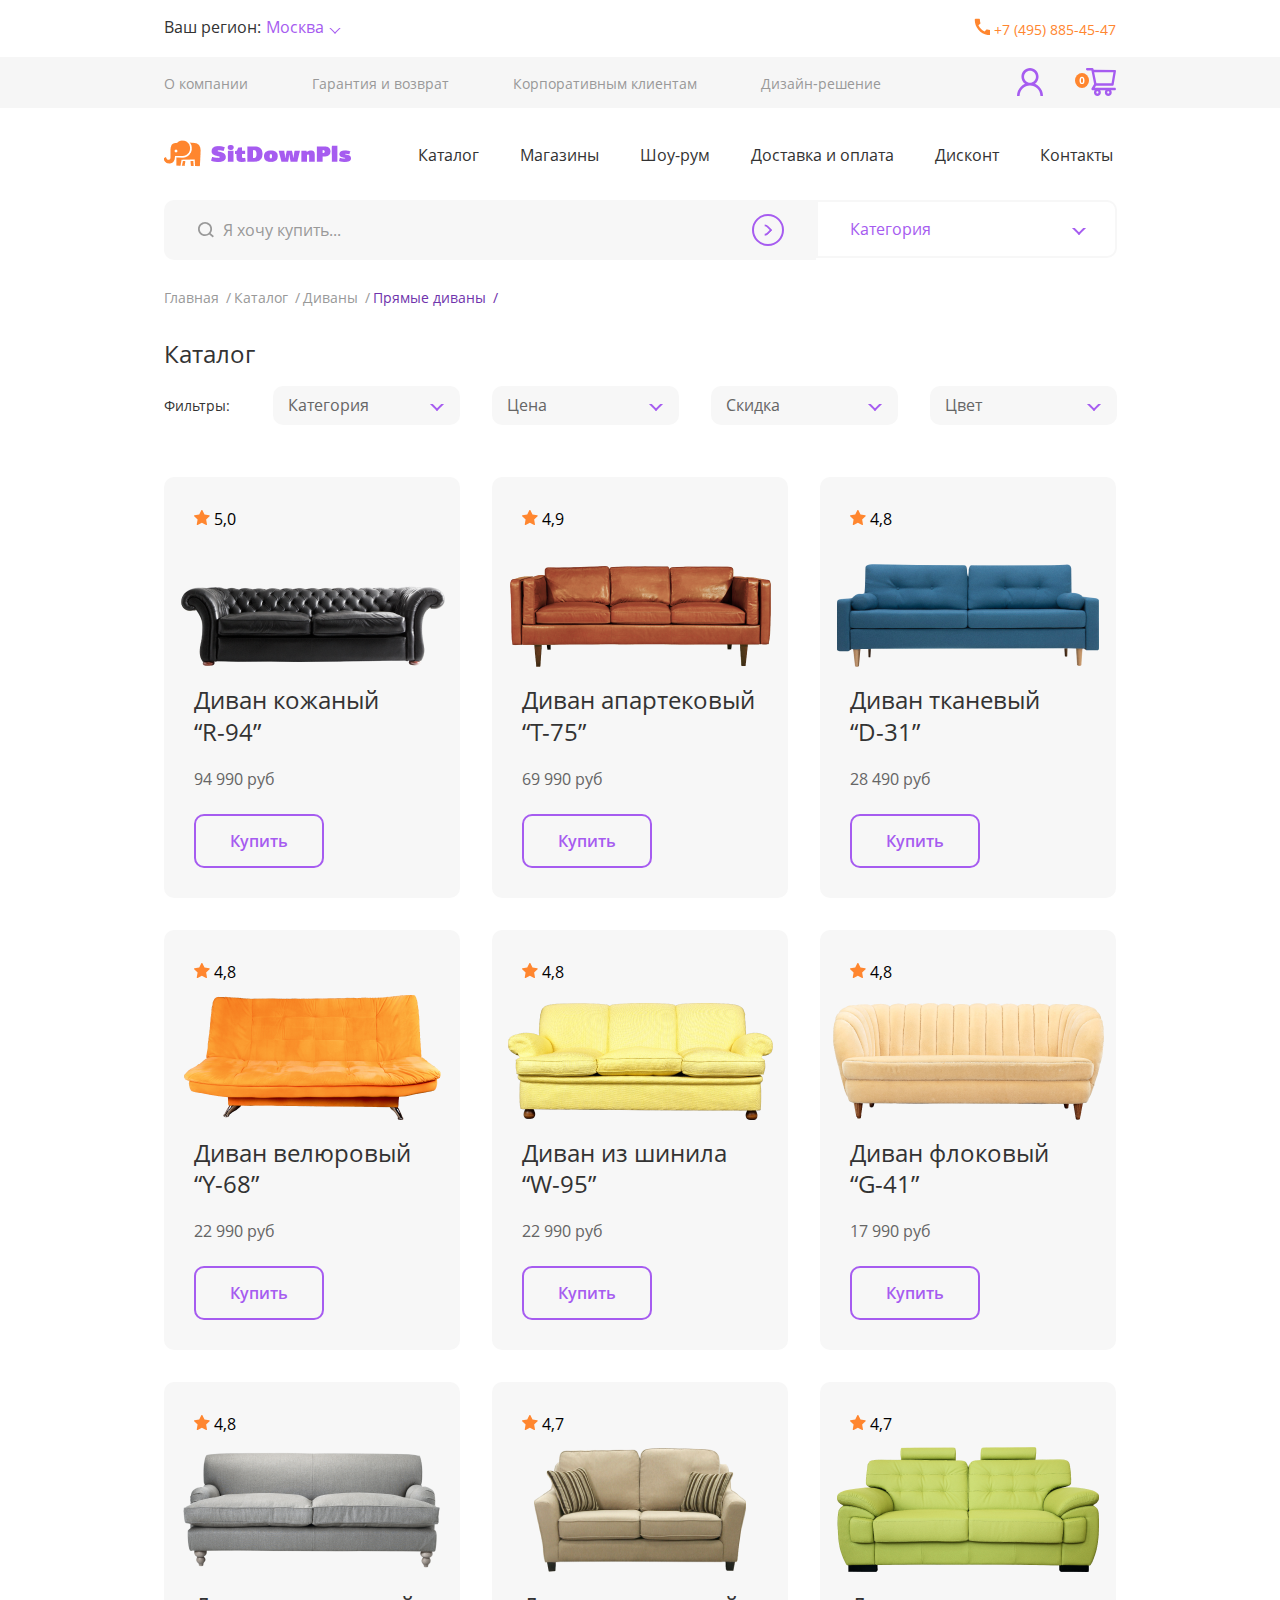
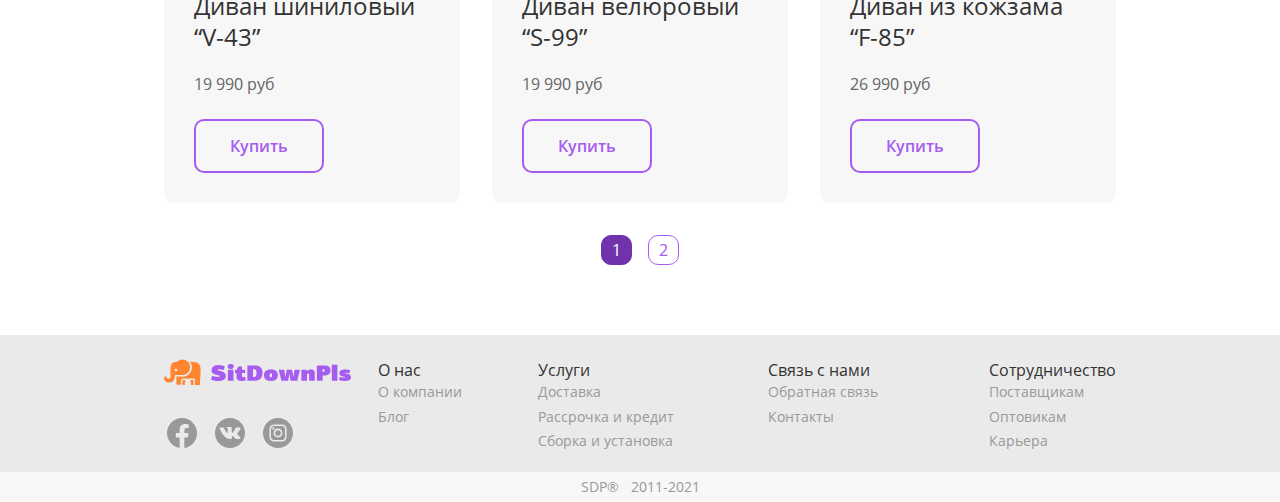
<file: catalog.html>
<!DOCTYPE html><html lang="ru"><head><meta charset="UTF-8"><meta http-equiv="X-UA-Compatible" content="IE=edge"><meta name="viewport" content="width=device-width,initial-scale=1"><title>SitDownPls - Каталог</title><link rel="stylesheet" href="./assets/normalize.css"><link rel="stylesheet" href="assets/swiper-bundle.min.css"><link rel="stylesheet" href="assets/nouislider.min.css"><link rel="stylesheet" href="./css/catalog.css"><link rel="shortcut icon" href="./img/favicon.png"><script defer="defer" src="./assets/swiper-bundle.min.js"></script><script defer="defer" src="./assets/nouislider.min.js"></script><script defer="defer" src="./js/catalog.js"></script></head><body><header class="header" id="header"><div class="header__top header-top" id="header-top"><div class="container header__container header__container--top flex" id="header-container-top"><div class="header-top__left" id="header-left"><div class="flex header__inner" id="container-1300"><div class="flex header__wrapper"><span class="header-top__span">Ваш регион:</span><div class="header-top__select select-top"><button class="select-top__btn btn-reset" id="header-select-top" tabindex="0" aria-label="">Москва</button><ul class="select-top__list list-reset" id="header-top-list"><li class="select-top__item select-top__none" tabindex="0">Москва</li><li class="select-top__item" tabindex="0">Казань</li><li class="select-top__item" tabindex="0">Уфа</li><li class="select-top__item" tabindex="0">Пермь</li></ul></div></div><a class="header-top__phone" href="#"><svg width="16.5" height="16.5" viewBox="0 0 16.5 16.5" fill="none" xmlns="http://www.w3.org/2000/svg"><path d="M16.3425 12.0983C15.215 12.0983 14.1242 11.915 13.1067 11.585C12.7858 11.475 12.4283 11.5575 12.1808 11.805L10.7417 13.6108C8.1475 12.3733 5.71833 10.0358 4.42583 7.35L6.21333 5.82833C6.46083 5.57167 6.53417 5.21417 6.43333 4.89333C6.09417 3.87583 5.92 2.785 5.92 1.6575C5.92 1.1625 5.5075 0.75 5.0125 0.75H1.84083C1.34583 0.75 0.75 0.97 0.75 1.6575C0.75 10.1733 7.83583 17.25 16.3425 17.25C16.9933 17.25 17.25 16.6725 17.25 16.1683V13.0058C17.25 12.5108 16.8375 12.0983 16.3425 12.0983Z"/></svg> +7 (495) 885-45-47</a></div></div><div class="header-top__right" id="header-top-right"><nav class="header-top__nav"><ul class="header-top__list list-reset flex"><li class="header-top__item"><a class="header-top__link" href="#">О&nbsp;компании</a></li><li class="header-top__item"><a class="header-top__link" href="#">Гарантия&nbsp;и&nbsp;возврат</a></li><li class="header-top__item"><a class="header-top__link" href="#">Корпоративным&nbsp;клиентам</a></li><li class="header-top__item"><a class="header-top__link" href="#">Дизайн&#8209;решение</a></li></ul></nav></div></div></div><div class="header__center header-center"><div class="container header__container header__container--center flex" id="header-container-center"><button class="burger btn-reset" id="burger"><span class="burger__line burger__line-top"></span> <span class="burger__line burger__line-center-first"></span> <span class="burger__line burger__line-center-second"></span> <span class="burger__line burger__line-bottom"></span></button><div class="header-center__left" id="header-center-left"><a class="header-center__logo" href="index.html"><img class="header-center__img" src="./img/header/header-logo.png" alt="Логотип"></a></div><div class="header-center__right" id="header-center-right"><nav class="header-center__nav"><ul class="header-center__list list-reset flex"><li class="header-center__item"><a class="header-center__link" href="catalog.html">Каталог</a></li><li class="header-center__item"><a class="header-center__link" href="#">Магазины</a></li><li class="header-center__item"><a class="header-center__link" href="#">Шоу-рум</a></li><li class="header-center__item"><a class="header-center__link" href="#">Доставка&nbsp;и&nbsp;оплата</a></li><li class="header-center__item"><a class="header-center__link" href="#">Дисконт</a></li><li class="header-center__item"><a class="header-center__link" href="#">Контакты</a></li></ul></nav></div></div></div><div class="header__bottom header-bottom"><div class="container header__container header__container--bottom flex" id="header-container-bottom"><div class="header-bottom__left flex"><form class="header-bottom__form flex"><input class="header-bottom__input" type="text" placeholder="Я хочу купить..."> <svg width="16" height="16" viewBox="0 0 16 16" fill="none" xmlns="http://www.w3.org/2000/svg"><path d="M15.8187 14.0625L12.607 11.3156C13.5516 10.0945 14.0625 8.60156 14.0625 7.03125C14.0625 5.15156 13.3289 3.38906 12.0023 2.06016C10.6758 0.73125 8.90859 0 7.03125 0C5.15391 0 3.38672 0.733594 2.06016 2.06016C0.73125 3.38672 0 5.15156 0 7.03125C0 8.90859 0.733594 10.6758 2.06016 12.0023C3.38672 13.3312 5.15156 14.0625 7.03125 14.0625C8.60156 14.0625 10.0922 13.5516 11.3133 12.6094L14.5249 15.3539C14.5428 15.3718 14.564 15.3859 14.5873 15.3956C14.6106 15.4053 14.6356 15.4102 14.6609 15.4102C14.6861 15.4102 14.7111 15.4053 14.7344 15.3956C14.7578 15.3859 14.7789 15.3718 14.7968 15.3539L15.8187 14.3344C15.8365 14.3165 15.8507 14.2953 15.8604 14.272C15.87 14.2487 15.875 14.2237 15.875 14.1984C15.875 14.1732 15.87 14.1482 15.8604 14.1249C15.8507 14.1015 15.8365 14.0803 15.8187 14.0625ZM10.7438 10.7438C9.75 11.7352 8.43281 12.2812 7.03125 12.2812C5.62969 12.2812 4.3125 11.7352 3.31875 10.7438C2.32734 9.75 1.78125 8.43281 1.78125 7.03125C1.78125 5.62969 2.32734 4.31016 3.31875 3.31875C4.3125 2.32734 5.62969 1.78125 7.03125 1.78125C8.43281 1.78125 9.75234 2.325 10.7438 3.31875C11.7352 4.3125 12.2812 5.62969 12.2812 7.03125C12.2812 8.43281 11.7352 9.75234 10.7438 10.7438Z"/></svg> <button class="header-bottom__btn btn-reset"></button></form><div class="header-bottom__select select-bottom"><button class="select-bottom__btn btn-reset" id="header-select-bottom" tabindex="0" aria-label="">Категория</button><ul class="select-bottom__list list-reset" id="header-bottom-list"><li class="select-bottom__item" tabindex="0">Диваны</li><li class="select-bottom__item" tabindex="0">Кресла</li><li class="select-bottom__item" tabindex="0">Пуфы</li><li class="select-bottom__item" tabindex="0">Кровати</li><li class="select-bottom__item" tabindex="0">Тумбы</li><li class="select-bottom__item" tabindex="0">Комоды</li><li class="select-bottom__item" tabindex="0">Стулья</li><li class="select-bottom__item" tabindex="0">Столы</li><li class="select-bottom__item" tabindex="0">Аксессуары</li></ul></div></div><div class="header-bottom__right flex" id="header-bottom-right"><button class="header-bottom__lk btn-reset"><svg width="26" height="28" viewBox="0 0 26 28" fill="none" xmlns="http://www.w3.org/2000/svg"><path d="M24.98 22.8503C24.3278 21.2785 23.3813 19.8508 22.1933 18.6467C21.0089 17.4392 19.6059 16.4764 18.0617 15.8116C18.0478 15.8045 18.034 15.801 18.0202 15.794C20.1742 14.2111 21.5744 11.6327 21.5744 8.72362C21.5744 3.90452 17.7367 0 13 0C8.26333 0 4.42559 3.90452 4.42559 8.72362C4.42559 11.6327 5.82585 14.2111 7.97982 15.7975C7.96599 15.8045 7.95216 15.808 7.93833 15.8151C6.38941 16.4799 4.99952 17.4332 3.80671 18.6503C2.61981 19.8553 1.67349 21.2827 1.02003 22.8538C0.37806 24.3918 0.0318323 26.0409 8.64563e-05 27.7116C-0.000836348 27.7491 0.00563604 27.7864 0.0191224 27.8214C0.0326088 27.8564 0.0528363 27.8882 0.0786128 27.9151C0.104389 27.942 0.135194 27.9633 0.16921 27.9779C0.203227 27.9925 0.239768 28 0.27668 28H2.35113C2.50326 28 2.62427 27.8769 2.62773 27.7256C2.69688 25.01 3.76868 22.4668 5.66335 20.5392C7.62371 18.5447 10.2271 17.4472 13 17.4472C15.7729 17.4472 18.3763 18.5447 20.3367 20.5392C22.2313 22.4668 23.3031 25.01 23.3723 27.7256C23.3757 27.8804 23.4967 28 23.6489 28H25.7233C25.7602 28 25.7968 27.9925 25.8308 27.9779C25.8648 27.9633 25.8956 27.942 25.9214 27.9151C25.9472 27.8882 25.9674 27.8564 25.9809 27.8214C25.9944 27.7864 26.0008 27.7491 25.9999 27.7116C25.9653 26.0301 25.6231 24.3945 24.98 22.8503ZM13 14.7739C11.413 14.7739 9.91943 14.1442 8.79577 13.001C7.67211 11.8578 7.05323 10.3382 7.05323 8.72362C7.05323 7.10905 7.67211 5.58945 8.79577 4.44623C9.91943 3.30301 11.413 2.67337 13 2.67337C14.587 2.67337 16.0806 3.30301 17.2042 4.44623C18.3279 5.58945 18.9468 7.10905 18.9468 8.72362C18.9468 10.3382 18.3279 11.8578 17.2042 13.001C16.0806 14.1442 14.587 14.7739 13 14.7739Z"/></svg></button> <button class="header-bottom__cart btn-reset"><svg width="41" height="28" viewBox="0 0 41 28" fill="none" xmlns="http://www.w3.org/2000/svg"><g clip-path="url(#clip0_664_1458)"><path d="M39.8162 19.8503H19.902L20.9019 17.7365L37.5154 17.7052C38.0772 17.7052 38.5588 17.2887 38.6591 16.7125L40.9599 3.34598C41.0201 2.99541 40.9298 2.63444 40.7091 2.36023C40.6 2.22528 40.4639 2.11658 40.3103 2.04166C40.1567 1.96674 39.9892 1.9274 39.8195 1.92637L18.6848 1.85348L18.5042 0.971861C18.3905 0.40957 17.9022 0 17.3471 0H12.1805C11.8674 0 11.5671 0.129087 11.3458 0.358864C11.1244 0.588641 11 0.900285 11 1.22524C11 1.55019 11.1244 1.86184 11.3458 2.09161C11.5671 2.32139 11.8674 2.45048 12.1805 2.45048H16.3907L17.1799 6.34486L19.1228 16.1086L16.6214 20.3466C16.4915 20.5286 16.4133 20.7446 16.3956 20.9704C16.3778 21.1961 16.4213 21.4225 16.5211 21.6239C16.7218 22.0369 17.1264 22.2973 17.5745 22.2973H19.6746C19.2269 22.9145 18.9851 23.6662 18.9857 24.4388C18.9857 26.4034 20.524 28 22.4168 28C24.3096 28 25.8478 26.4034 25.8478 24.4388C25.8478 23.6648 25.6004 22.9116 25.159 22.2973H30.5463C30.0986 22.9145 29.8568 23.6662 29.8574 24.4388C29.8574 26.4034 31.3957 28 33.2885 28C35.1812 28 36.7195 26.4034 36.7195 24.4388C36.7195 23.6648 36.4721 22.9116 36.0307 22.2973H39.8195C40.4683 22.2973 41 21.7489 41 21.072C40.9981 20.7474 40.8725 20.4368 40.6507 20.2079C40.4289 19.979 40.1289 19.8504 39.8162 19.8503ZM19.1763 4.26925L38.4317 4.33519L36.5456 15.2964L21.4202 15.3242L19.1763 4.26925ZM22.4168 25.5356C21.8349 25.5356 21.36 25.0428 21.36 24.4388C21.36 23.8349 21.8349 23.342 22.4168 23.342C22.9987 23.342 23.4735 23.8349 23.4735 24.4388C23.4735 24.7297 23.3622 25.0087 23.164 25.2144C22.9658 25.4201 22.6971 25.5356 22.4168 25.5356ZM33.2885 25.5356C32.7066 25.5356 32.2317 25.0428 32.2317 24.4388C32.2317 23.8349 32.7066 23.342 33.2885 23.342C33.8704 23.342 34.3452 23.8349 34.3452 24.4388C34.3452 24.7297 34.2339 25.0087 34.0357 25.2144C33.8375 25.4201 33.5687 25.5356 33.2885 25.5356Z"/><ellipse cx="7" cy="12.5" rx="7" ry="7.5" fill="#FF862F"/><path d="M9.49512 12.4307C9.49512 13.6774 9.29004 14.6003 8.87988 15.1992C8.47298 15.7982 7.84473 16.0977 6.99512 16.0977C6.17155 16.0977 5.5498 15.7884 5.12988 15.1699C4.71322 14.5514 4.50488 13.6383 4.50488 12.4307C4.50488 11.1709 4.70833 10.2432 5.11523 9.64746C5.52214 9.0485 6.14876 8.74902 6.99512 8.74902C7.81868 8.74902 8.44043 9.06152 8.86035 9.68652C9.28353 10.3115 9.49512 11.2262 9.49512 12.4307ZM6.00391 12.4307C6.00391 13.3063 6.07878 13.9346 6.22852 14.3154C6.38151 14.693 6.63704 14.8818 6.99512 14.8818C7.34668 14.8818 7.60059 14.6898 7.75684 14.3057C7.91309 13.9215 7.99121 13.2965 7.99121 12.4307C7.99121 11.555 7.91146 10.9268 7.75195 10.5459C7.5957 10.1618 7.34342 9.96973 6.99512 9.96973C6.6403 9.96973 6.38639 10.1618 6.2334 10.5459C6.0804 10.9268 6.00391 11.555 6.00391 12.4307Z" fill="white"/></g><defs><clippath id="clip0_664_1458"><rect width="41" height="28" fill="white"/></clippath></defs></svg></button></div></div></div></header><main><div class="menu"><nav class="container"><ul class="menu__list list-reset"><li class="menu__item"><a class="link menu__link" href="index.html">Главная </a><span class="menu__delimiter">/</span></li><li class="menu__item"><a class="link menu__link" href="catalog.html">Каталог </a><span class="menu__delimiter">/</span></li><li class="menu__item"><a class="link menu__link" href="product.html">Диваны </a><span class="menu__delimiter">/</span></li><li class="menu__item"><a class="link menu__link" href="product.html">Прямые диваны </a><span class="menu__delimiter">/</span></li></ul></nav></div><section class="catalog"><div class="container catalog__container"><h2 class="catalog__title">Каталог</h2><div class="catalog__left catalog-filter"><h3 class="catalog-filter__subtitle">Фильтровать по:</h3><h3 class="catalog-filter__subtitle catalog-filter__subtitle--mobile">Фильтры:</h3><div class="catalog-filter__break"></div><div class="catalog-filter__items" id="catalog-filter-category"><h4 class="catalog-filter__props catalog-filter__props--category">Категория</h4><div class="catalog-filter__list"><div class="catalog-filter__item"><label class="catalog-filter__label"><input class="catalog-filter__checkbox" type="checkbox" name="checkbox" checked="checked" aria-label="Выбрать категорию. Диваны"> <span class="catalog-filter__fake"><svg width="12" height="12" viewBox="0 0 12 12" fill="none" xmlns="http://www.w3.org/2000/svg"><path d="M1 6.00002L5.52769 10.5277L13.6473 1.40808" stroke="white" stroke-width="2"/></svg> </span><span class="catalog-filter__name">Диваны</span></label></div><div class="catalog-filter__item"><label class="catalog-filter__label"><input class="catalog-filter__checkbox" type="checkbox" name="checkbox" aria-label="Выбрать категорию. Диваны"> <span class="catalog-filter__fake"><svg width="12" height="12" viewBox="0 0 12 12" fill="none" xmlns="http://www.w3.org/2000/svg"><path d="M1 6.00002L5.52769 10.5277L13.6473 1.40808" stroke="white" stroke-width="2"/></svg> </span><span class="catalog-filter__name">Кресла</span></label></div><div class="catalog-filter__item"><label class="catalog-filter__label"><input class="catalog-filter__checkbox" type="checkbox" name="checkbox" aria-label="Выбрать категорию. Диваны"> <span class="catalog-filter__fake"><svg width="12" height="12" viewBox="0 0 12 12" fill="none" xmlns="http://www.w3.org/2000/svg"><path d="M1 6.00002L5.52769 10.5277L13.6473 1.40808" stroke="white" stroke-width="2"/></svg> </span><span class="catalog-filter__name">Пуфы</span></label></div><div class="catalog-filter__item"><label class="catalog-filter__label"><input class="catalog-filter__checkbox" type="checkbox" name="checkbox" aria-label="Выбрать категорию. Диваны"> <span class="catalog-filter__fake"><svg width="12" height="12" viewBox="0 0 12 12" fill="none" xmlns="http://www.w3.org/2000/svg"><path d="M1 6.00002L5.52769 10.5277L13.6473 1.40808" stroke="white" stroke-width="2"/></svg> </span><span class="catalog-filter__name">Кровати</span></label></div><div class="catalog-filter__item"><label class="catalog-filter__label"><input class="catalog-filter__checkbox" type="checkbox" name="checkbox" aria-label="Выбрать категорию. Диваны"> <span class="catalog-filter__fake"><svg width="12" height="12" viewBox="0 0 12 12" fill="none" xmlns="http://www.w3.org/2000/svg"><path d="M1 6.00002L5.52769 10.5277L13.6473 1.40808" stroke="white" stroke-width="2"/></svg> </span><span class="catalog-filter__name">Тумбы</span></label></div><div class="catalog-filter__item"><label class="catalog-filter__label"><input class="catalog-filter__checkbox" type="checkbox" name="checkbox" aria-label="Выбрать категорию. Диваны"> <span class="catalog-filter__fake"><svg width="12" height="12" viewBox="0 0 12 12" fill="none" xmlns="http://www.w3.org/2000/svg"><path d="M1 6.00002L5.52769 10.5277L13.6473 1.40808" stroke="white" stroke-width="2"/></svg> </span><span class="catalog-filter__name">Комоды</span></label></div><div class="catalog-filter__item"><label class="catalog-filter__label"><input class="catalog-filter__checkbox" type="checkbox" name="checkbox" aria-label="Выбрать категорию. Диваны"> <span class="catalog-filter__fake"><svg width="12" height="12" viewBox="0 0 12 12" fill="none" xmlns="http://www.w3.org/2000/svg"><path d="M1 6.00002L5.52769 10.5277L13.6473 1.40808" stroke="white" stroke-width="2"/></svg> </span><span class="catalog-filter__name">Стулья</span></label></div><div class="catalog-filter__item"><label class="catalog-filter__label"><input class="catalog-filter__checkbox" type="checkbox" name="checkbox" aria-label="Выбрать категорию. Диваны"> <span class="catalog-filter__fake"><svg width="12" height="12" viewBox="0 0 12 12" fill="none" xmlns="http://www.w3.org/2000/svg"><path d="M1 6.00002L5.52769 10.5277L13.6473 1.40808" stroke="white" stroke-width="2"/></svg> </span><span class="catalog-filter__name">Столы</span></label></div><div class="catalog-filter__item"><label class="catalog-filter__label"><input class="catalog-filter__checkbox" type="checkbox" name="checkbox" aria-label="Выбрать категорию. Диваны"> <span class="catalog-filter__fake"><svg width="12" height="12" viewBox="0 0 12 12" fill="none" xmlns="http://www.w3.org/2000/svg"><path d="M1 6.00002L5.52769 10.5277L13.6473 1.40808" stroke="white" stroke-width="2"/></svg> </span><span class="catalog-filter__name">Аксессуары</span></label></div></div></div><div class="catalog-filter__items catalog-filter__items--price" id="catalog-filter-price"><h4 class="catalog-filter__props catalog-filter__props--price">Цена</h4><div class="catalog-filter__list catalog-price"><div class="catalog-price__wrapper"><label class="catalog-price__label"><span class="catalog-price__text">от</span> <input class="catalog-price__input" id="input-0" type="number" min="2000" max="250000" placeholder="2000" name="number" aria-label="Выбрать диапазон цен на товары от 2000"></label> <label class="catalog-price__label"><span class="catalog-price__text">до</span> <input class="catalog-price__input" id="input-1" type="number" min="2000" max="250000" placeholder="150 000" name="number" aria-label="Выбрать диапазон цен на товары до 250000"></label></div><div class="catalog-price__element" id="range-slider"></div></div></div><div class="catalog-filter__items" id="catalog-filter-discount"><h4 class="catalog-filter__props catalog-filter__props--discount">Скидка</h4><div class="catalog-filter__list"><div class="catalog-filter__item"><label class="catalog-filter__label"><input class="catalog-filter__checkbox" type="checkbox" name="checkbox" aria-label="Выбрать категорию. Диваны"> <span class="catalog-filter__fake"><svg width="12" height="12" viewBox="0 0 12 12" fill="none" xmlns="http://www.w3.org/2000/svg"><path d="M1 6.00002L5.52769 10.5277L13.6473 1.40808" stroke="white" stroke-width="2"/></svg> </span><span class="catalog-filter__name">Более 5 000</span></label></div><div class="catalog-filter__item"><label class="catalog-filter__label"><input class="catalog-filter__checkbox" type="checkbox" name="checkbox" aria-label="Выбрать категорию. Диваны"> <span class="catalog-filter__fake"><svg width="12" height="12" viewBox="0 0 12 12" fill="none" xmlns="http://www.w3.org/2000/svg"><path d="M1 6.00002L5.52769 10.5277L13.6473 1.40808" stroke="white" stroke-width="2"/></svg> </span><span class="catalog-filter__name">Менее 5 000</span></label></div><div class="catalog-filter__item"><label class="catalog-filter__label"><input class="catalog-filter__checkbox" type="checkbox" name="checkbox" checked="checked" aria-label="Выбрать категорию. Диваны"> <span class="catalog-filter__fake"><svg width="12" height="12" viewBox="0 0 12 12" fill="none" xmlns="http://www.w3.org/2000/svg"><path d="M1 6.00002L5.52769 10.5277L13.6473 1.40808" stroke="white" stroke-width="2"/></svg> </span><span class="catalog-filter__name">Не важно</span></label></div></div></div><div class="catalog-filter__items" id="catalog-filter-color"><h4 class="catalog-filter__props catalog-filter__props--color">Цвет</h4><div class="catalog-filter__list"><div class="catalog-filter__item"><label class="catalog-filter__label"><input class="catalog-filter__checkbox" type="checkbox" name="checkbox" aria-label="Выбрать категорию. Диваны"> <span class="catalog-filter__fake"><svg width="12" height="12" viewBox="0 0 12 12" fill="none" xmlns="http://www.w3.org/2000/svg"><path d="M1 6.00002L5.52769 10.5277L13.6473 1.40808" stroke="white" stroke-width="2"/></svg> </span><span class="catalog-filter__name">Коричневый</span></label></div><div class="catalog-filter__item"><label class="catalog-filter__label"><input class="catalog-filter__checkbox" type="checkbox" name="checkbox" aria-label="Выбрать категорию. Диваны"> <span class="catalog-filter__fake"><svg width="12" height="12" viewBox="0 0 12 12" fill="none" xmlns="http://www.w3.org/2000/svg"><path d="M1 6.00002L5.52769 10.5277L13.6473 1.40808" stroke="white" stroke-width="2"/></svg> </span><span class="catalog-filter__name">Черный</span></label></div><div class="catalog-filter__item"><label class="catalog-filter__label"><input class="catalog-filter__checkbox" type="checkbox" name="checkbox" aria-label="Выбрать категорию. Диваны"> <span class="catalog-filter__fake"><svg width="12" height="12" viewBox="0 0 12 12" fill="none" xmlns="http://www.w3.org/2000/svg"><path d="M1 6.00002L5.52769 10.5277L13.6473 1.40808" stroke="white" stroke-width="2"/></svg> </span><span class="catalog-filter__name">Бежевый</span></label></div><div class="catalog-filter__item"><label class="catalog-filter__label"><input class="catalog-filter__checkbox" type="checkbox" name="checkbox" aria-label="Выбрать категорию. Диваны"> <span class="catalog-filter__fake"><svg width="12" height="12" viewBox="0 0 12 12" fill="none" xmlns="http://www.w3.org/2000/svg"><path d="M1 6.00002L5.52769 10.5277L13.6473 1.40808" stroke="white" stroke-width="2"/></svg> </span><span class="catalog-filter__name">Серый</span></label></div><div class="catalog-filter__item"><label class="catalog-filter__label"><input class="catalog-filter__checkbox" type="checkbox" name="checkbox" aria-label="Выбрать категорию. Диваны"> <span class="catalog-filter__fake"><svg width="12" height="12" viewBox="0 0 12 12" fill="none" xmlns="http://www.w3.org/2000/svg"><path d="M1 6.00002L5.52769 10.5277L13.6473 1.40808" stroke="white" stroke-width="2"/></svg> </span><span class="catalog-filter__name">Белый</span></label></div><div class="catalog-filter__item"><label class="catalog-filter__label"><input class="catalog-filter__checkbox" type="checkbox" name="checkbox" aria-label="Выбрать категорию. Диваны"> <span class="catalog-filter__fake"><svg width="12" height="12" viewBox="0 0 12 12" fill="none" xmlns="http://www.w3.org/2000/svg"><path d="M1 6.00002L5.52769 10.5277L13.6473 1.40808" stroke="white" stroke-width="2"/></svg> </span><span class="catalog-filter__name">Синий</span></label></div><div class="catalog-filter__item"><label class="catalog-filter__label"><input class="catalog-filter__checkbox" type="checkbox" name="checkbox" checked="checked" aria-label="Выбрать категорию. Диваны"> <span class="catalog-filter__fake"><svg width="12" height="12" viewBox="0 0 12 12" fill="none" xmlns="http://www.w3.org/2000/svg"><path d="M1 6.00002L5.52769 10.5277L13.6473 1.40808" stroke="white" stroke-width="2"/></svg> </span><span class="catalog-filter__name">Оранжевый</span></label></div><div class="catalog-filter__item"><label class="catalog-filter__label"><input class="catalog-filter__checkbox" type="checkbox" name="checkbox" aria-label="Выбрать категорию. Диваны"> <span class="catalog-filter__fake"><svg width="12" height="12" viewBox="0 0 12 12" fill="none" xmlns="http://www.w3.org/2000/svg"><path d="M1 6.00002L5.52769 10.5277L13.6473 1.40808" stroke="white" stroke-width="2"/></svg> </span><span class="catalog-filter__name">Желтый</span></label></div><div class="catalog-filter__item"><label class="catalog-filter__label"><input class="catalog-filter__checkbox" type="checkbox" name="checkbox" aria-label="Выбрать категорию. Диваны"> <span class="catalog-filter__fake"><svg width="12" height="12" viewBox="0 0 12 12" fill="none" xmlns="http://www.w3.org/2000/svg"><path d="M1 6.00002L5.52769 10.5277L13.6473 1.40808" stroke="white" stroke-width="2"/></svg> </span><span class="catalog-filter__name">Зеленый</span></label></div></div></div><article class="catalog-banner"><div class="catalog-banner__img"><img class="catalog-banner__card-img" src="./img/catalog/banner-background.jpg" alt="oxford-collection" loading="lazy"></div><div class="catalog-banner__content"><h3 class="catalog-banner__title">Оксфорд 1950</h3><p class="catalog-banner__descr">Новая коллекция изысканных&nbsp;кресел</p><a class="catalog-banner__card-link" href="catalog.html"><span class="catalog-banner__inner">В каталог </span><span class="catalog-banner__span"></span></a></div></article></div><div class="catalog__right catalog-content"><h2 class="catalog-content__title">Каталог</h2><div class="catalog-content__main"><article class="catalog-content__card catalog-content__card--display js-catalog-card"><span class="catalog-content__star"><svg width="16" height="15" viewBox="0 0 16 15" fill="none" xmlns="http://www.w3.org/2000/svg"><path d="M15.2257 5.28193L10.5089 4.59758L8.40032 0.330127C8.34273 0.213287 8.24799 0.118702 8.13095 0.0612089C7.83742 -0.0834504 7.48074 0.037099 7.33398 0.330127L5.22543 4.59758L0.508622 5.28193C0.378579 5.30047 0.259684 5.36167 0.168654 5.45441C0.0586046 5.56733 -0.00203778 5.71924 5.22879e-05 5.87678C0.00214235 6.03431 0.0667938 6.18457 0.179801 6.29454L3.59248 9.61614L2.78622 14.3064C2.76731 14.4156 2.7794 14.5278 2.82113 14.6304C2.86285 14.733 2.93253 14.8218 3.02228 14.8869C3.11202 14.952 3.21823 14.9906 3.32886 14.9985C3.4395 15.0064 3.55013 14.9831 3.64821 14.9314L7.86715 12.717L12.0861 14.9314C12.2013 14.9926 12.335 15.013 12.4632 14.9908C12.7865 14.9352 13.0038 14.6291 12.9481 14.3064L12.1418 9.61614L15.5545 6.29454C15.6474 6.20367 15.7087 6.08497 15.7273 5.95515C15.7774 5.63059 15.5508 5.33015 15.2257 5.28193Z" fill="#FF862F"/></svg> 5,0</span><picture class="catalog-content__picture"><img class="catalog-content__img" src="./img/catalog/catalog-r-94.png" alt="Диван кожаный “R-94”"></picture><div class="catalog-content__block"><h3 class="catalog-content__subtitle">Диван кожаный<br>“R-94”</h3><span class="catalog-content__price">94 990 руб </span><a class="catalog-content__btn" href="product.html">Купить</a></div></article><article class="catalog-content__card catalog-content__card--display js-catalog-card"><span class="catalog-content__star"><svg width="16" height="15" viewBox="0 0 16 15" fill="none" xmlns="http://www.w3.org/2000/svg"><path d="M15.2257 5.28193L10.5089 4.59758L8.40032 0.330127C8.34273 0.213287 8.24799 0.118702 8.13095 0.0612089C7.83742 -0.0834504 7.48074 0.037099 7.33398 0.330127L5.22543 4.59758L0.508622 5.28193C0.378579 5.30047 0.259684 5.36167 0.168654 5.45441C0.0586046 5.56733 -0.00203778 5.71924 5.22879e-05 5.87678C0.00214235 6.03431 0.0667938 6.18457 0.179801 6.29454L3.59248 9.61614L2.78622 14.3064C2.76731 14.4156 2.7794 14.5278 2.82113 14.6304C2.86285 14.733 2.93253 14.8218 3.02228 14.8869C3.11202 14.952 3.21823 14.9906 3.32886 14.9985C3.4395 15.0064 3.55013 14.9831 3.64821 14.9314L7.86715 12.717L12.0861 14.9314C12.2013 14.9926 12.335 15.013 12.4632 14.9908C12.7865 14.9352 13.0038 14.6291 12.9481 14.3064L12.1418 9.61614L15.5545 6.29454C15.6474 6.20367 15.7087 6.08497 15.7273 5.95515C15.7774 5.63059 15.5508 5.33015 15.2257 5.28193Z" fill="#FF862F"/></svg> 4,9</span><picture class="catalog-content__picture"><img class="catalog-content__img" src="./img/catalog/catalog-t-75.png" alt="Диван апартековый “T-75”"></picture><div class="catalog-content__block"><h3 class="catalog-content__subtitle">Диван апартековый<br>“T-75”</h3><span class="catalog-content__price">69 990 руб </span><a class="catalog-content__btn" href="product.html">Купить</a></div></article><article class="catalog-content__card catalog-content__card--display js-catalog-card"><span class="catalog-content__star"><svg width="16" height="15" viewBox="0 0 16 15" fill="none" xmlns="http://www.w3.org/2000/svg"><path d="M15.2257 5.28193L10.5089 4.59758L8.40032 0.330127C8.34273 0.213287 8.24799 0.118702 8.13095 0.0612089C7.83742 -0.0834504 7.48074 0.037099 7.33398 0.330127L5.22543 4.59758L0.508622 5.28193C0.378579 5.30047 0.259684 5.36167 0.168654 5.45441C0.0586046 5.56733 -0.00203778 5.71924 5.22879e-05 5.87678C0.00214235 6.03431 0.0667938 6.18457 0.179801 6.29454L3.59248 9.61614L2.78622 14.3064C2.76731 14.4156 2.7794 14.5278 2.82113 14.6304C2.86285 14.733 2.93253 14.8218 3.02228 14.8869C3.11202 14.952 3.21823 14.9906 3.32886 14.9985C3.4395 15.0064 3.55013 14.9831 3.64821 14.9314L7.86715 12.717L12.0861 14.9314C12.2013 14.9926 12.335 15.013 12.4632 14.9908C12.7865 14.9352 13.0038 14.6291 12.9481 14.3064L12.1418 9.61614L15.5545 6.29454C15.6474 6.20367 15.7087 6.08497 15.7273 5.95515C15.7774 5.63059 15.5508 5.33015 15.2257 5.28193Z" fill="#FF862F"/></svg> 4,8</span><picture class="catalog-content__picture"><img class="catalog-content__img" src="./img/catalog/catalog-d-31.png" alt="Диван тканевый “D-31”"></picture><div class="catalog-content__block"><h3 class="catalog-content__subtitle">Диван тканевый<br>“D-31”</h3><span class="catalog-content__price">28 490 руб </span><a class="catalog-content__btn" href="product.html">Купить</a></div></article><article class="catalog-content__card catalog-content__card--display js-catalog-card"><span class="catalog-content__star"><svg width="16" height="15" viewBox="0 0 16 15" fill="none" xmlns="http://www.w3.org/2000/svg"><path d="M15.2257 5.28193L10.5089 4.59758L8.40032 0.330127C8.34273 0.213287 8.24799 0.118702 8.13095 0.0612089C7.83742 -0.0834504 7.48074 0.037099 7.33398 0.330127L5.22543 4.59758L0.508622 5.28193C0.378579 5.30047 0.259684 5.36167 0.168654 5.45441C0.0586046 5.56733 -0.00203778 5.71924 5.22879e-05 5.87678C0.00214235 6.03431 0.0667938 6.18457 0.179801 6.29454L3.59248 9.61614L2.78622 14.3064C2.76731 14.4156 2.7794 14.5278 2.82113 14.6304C2.86285 14.733 2.93253 14.8218 3.02228 14.8869C3.11202 14.952 3.21823 14.9906 3.32886 14.9985C3.4395 15.0064 3.55013 14.9831 3.64821 14.9314L7.86715 12.717L12.0861 14.9314C12.2013 14.9926 12.335 15.013 12.4632 14.9908C12.7865 14.9352 13.0038 14.6291 12.9481 14.3064L12.1418 9.61614L15.5545 6.29454C15.6474 6.20367 15.7087 6.08497 15.7273 5.95515C15.7774 5.63059 15.5508 5.33015 15.2257 5.28193Z" fill="#FF862F"/></svg> 4,8</span><picture class="catalog-content__picture"><img class="catalog-content__img" src="./img/catalog/catalog-y-68.png" alt="Диван велюровый “Y-68”"></picture><div class="catalog-content__block"><h3 class="catalog-content__subtitle">Диван велюровый<br>“Y-68”</h3><span class="catalog-content__price">22 990 руб </span><a class="catalog-content__btn" href="product.html">Купить</a></div></article><article class="catalog-content__card catalog-content__card--display js-catalog-card"><span class="catalog-content__star"><svg width="16" height="15" viewBox="0 0 16 15" fill="none" xmlns="http://www.w3.org/2000/svg"><path d="M15.2257 5.28193L10.5089 4.59758L8.40032 0.330127C8.34273 0.213287 8.24799 0.118702 8.13095 0.0612089C7.83742 -0.0834504 7.48074 0.037099 7.33398 0.330127L5.22543 4.59758L0.508622 5.28193C0.378579 5.30047 0.259684 5.36167 0.168654 5.45441C0.0586046 5.56733 -0.00203778 5.71924 5.22879e-05 5.87678C0.00214235 6.03431 0.0667938 6.18457 0.179801 6.29454L3.59248 9.61614L2.78622 14.3064C2.76731 14.4156 2.7794 14.5278 2.82113 14.6304C2.86285 14.733 2.93253 14.8218 3.02228 14.8869C3.11202 14.952 3.21823 14.9906 3.32886 14.9985C3.4395 15.0064 3.55013 14.9831 3.64821 14.9314L7.86715 12.717L12.0861 14.9314C12.2013 14.9926 12.335 15.013 12.4632 14.9908C12.7865 14.9352 13.0038 14.6291 12.9481 14.3064L12.1418 9.61614L15.5545 6.29454C15.6474 6.20367 15.7087 6.08497 15.7273 5.95515C15.7774 5.63059 15.5508 5.33015 15.2257 5.28193Z" fill="#FF862F"/></svg> 4,8</span><picture class="catalog-content__picture"><img class="catalog-content__img" src="./img/catalog/catalog-w-95.png" alt="Диван из шинила “W-95”"></picture><div class="catalog-content__block"><h3 class="catalog-content__subtitle">Диван из&nbsp;шинила<br>“W-95”</h3><span class="catalog-content__price">22 990 руб </span><a class="catalog-content__btn" href="product.html">Купить</a></div></article><article class="catalog-content__card catalog-content__card--display js-catalog-card"><span class="catalog-content__star"><svg width="16" height="15" viewBox="0 0 16 15" fill="none" xmlns="http://www.w3.org/2000/svg"><path d="M15.2257 5.28193L10.5089 4.59758L8.40032 0.330127C8.34273 0.213287 8.24799 0.118702 8.13095 0.0612089C7.83742 -0.0834504 7.48074 0.037099 7.33398 0.330127L5.22543 4.59758L0.508622 5.28193C0.378579 5.30047 0.259684 5.36167 0.168654 5.45441C0.0586046 5.56733 -0.00203778 5.71924 5.22879e-05 5.87678C0.00214235 6.03431 0.0667938 6.18457 0.179801 6.29454L3.59248 9.61614L2.78622 14.3064C2.76731 14.4156 2.7794 14.5278 2.82113 14.6304C2.86285 14.733 2.93253 14.8218 3.02228 14.8869C3.11202 14.952 3.21823 14.9906 3.32886 14.9985C3.4395 15.0064 3.55013 14.9831 3.64821 14.9314L7.86715 12.717L12.0861 14.9314C12.2013 14.9926 12.335 15.013 12.4632 14.9908C12.7865 14.9352 13.0038 14.6291 12.9481 14.3064L12.1418 9.61614L15.5545 6.29454C15.6474 6.20367 15.7087 6.08497 15.7273 5.95515C15.7774 5.63059 15.5508 5.33015 15.2257 5.28193Z" fill="#FF862F"/></svg> 4,8</span><picture class="catalog-content__picture"><img class="catalog-content__img" src="./img/catalog/catalog-g-41.png" alt="Диван флоковый “G-41”"></picture><div class="catalog-content__block"><h3 class="catalog-content__subtitle">Диван флоковый<br>“G-41”</h3><span class="catalog-content__price">17 990 руб </span><a class="catalog-content__btn" href="product.html">Купить</a></div></article><article class="catalog-content__card catalog-content__card--display js-catalog-card"><span class="catalog-content__star"><svg width="16" height="15" viewBox="0 0 16 15" fill="none" xmlns="http://www.w3.org/2000/svg"><path d="M15.2257 5.28193L10.5089 4.59758L8.40032 0.330127C8.34273 0.213287 8.24799 0.118702 8.13095 0.0612089C7.83742 -0.0834504 7.48074 0.037099 7.33398 0.330127L5.22543 4.59758L0.508622 5.28193C0.378579 5.30047 0.259684 5.36167 0.168654 5.45441C0.0586046 5.56733 -0.00203778 5.71924 5.22879e-05 5.87678C0.00214235 6.03431 0.0667938 6.18457 0.179801 6.29454L3.59248 9.61614L2.78622 14.3064C2.76731 14.4156 2.7794 14.5278 2.82113 14.6304C2.86285 14.733 2.93253 14.8218 3.02228 14.8869C3.11202 14.952 3.21823 14.9906 3.32886 14.9985C3.4395 15.0064 3.55013 14.9831 3.64821 14.9314L7.86715 12.717L12.0861 14.9314C12.2013 14.9926 12.335 15.013 12.4632 14.9908C12.7865 14.9352 13.0038 14.6291 12.9481 14.3064L12.1418 9.61614L15.5545 6.29454C15.6474 6.20367 15.7087 6.08497 15.7273 5.95515C15.7774 5.63059 15.5508 5.33015 15.2257 5.28193Z" fill="#FF862F"/></svg> 4,8</span><picture class="catalog-content__picture"><img class="catalog-content__img" src="./img/catalog/catalog-v-43.png" alt="Диван шиниловый “V-43”"></picture><div class="catalog-content__block"><h3 class="catalog-content__subtitle">Диван шиниловый<br>“V-43”</h3><span class="catalog-content__price">19 990 руб </span><a class="catalog-content__btn" href="product.html">Купить</a></div></article><article class="catalog-content__card catalog-content__card--display js-catalog-card"><span class="catalog-content__star"><svg width="16" height="15" viewBox="0 0 16 15" fill="none" xmlns="http://www.w3.org/2000/svg"><path d="M15.2257 5.28193L10.5089 4.59758L8.40032 0.330127C8.34273 0.213287 8.24799 0.118702 8.13095 0.0612089C7.83742 -0.0834504 7.48074 0.037099 7.33398 0.330127L5.22543 4.59758L0.508622 5.28193C0.378579 5.30047 0.259684 5.36167 0.168654 5.45441C0.0586046 5.56733 -0.00203778 5.71924 5.22879e-05 5.87678C0.00214235 6.03431 0.0667938 6.18457 0.179801 6.29454L3.59248 9.61614L2.78622 14.3064C2.76731 14.4156 2.7794 14.5278 2.82113 14.6304C2.86285 14.733 2.93253 14.8218 3.02228 14.8869C3.11202 14.952 3.21823 14.9906 3.32886 14.9985C3.4395 15.0064 3.55013 14.9831 3.64821 14.9314L7.86715 12.717L12.0861 14.9314C12.2013 14.9926 12.335 15.013 12.4632 14.9908C12.7865 14.9352 13.0038 14.6291 12.9481 14.3064L12.1418 9.61614L15.5545 6.29454C15.6474 6.20367 15.7087 6.08497 15.7273 5.95515C15.7774 5.63059 15.5508 5.33015 15.2257 5.28193Z" fill="#FF862F"/></svg> 4,7</span><picture class="catalog-content__picture"><img class="catalog-content__img" src="./img/catalog/catalog-s-99.png" alt="Диван велюровый “S-99”"></picture><div class="catalog-content__block"><h3 class="catalog-content__subtitle">Диван велюровый<br>“S-99”</h3><span class="catalog-content__price">19 990 руб </span><a class="catalog-content__btn" href="product.html">Купить</a></div></article><article class="catalog-content__card catalog-content__card--display js-catalog-card"><span class="catalog-content__star"><svg width="16" height="15" viewBox="0 0 16 15" fill="none" xmlns="http://www.w3.org/2000/svg"><path d="M15.2257 5.28193L10.5089 4.59758L8.40032 0.330127C8.34273 0.213287 8.24799 0.118702 8.13095 0.0612089C7.83742 -0.0834504 7.48074 0.037099 7.33398 0.330127L5.22543 4.59758L0.508622 5.28193C0.378579 5.30047 0.259684 5.36167 0.168654 5.45441C0.0586046 5.56733 -0.00203778 5.71924 5.22879e-05 5.87678C0.00214235 6.03431 0.0667938 6.18457 0.179801 6.29454L3.59248 9.61614L2.78622 14.3064C2.76731 14.4156 2.7794 14.5278 2.82113 14.6304C2.86285 14.733 2.93253 14.8218 3.02228 14.8869C3.11202 14.952 3.21823 14.9906 3.32886 14.9985C3.4395 15.0064 3.55013 14.9831 3.64821 14.9314L7.86715 12.717L12.0861 14.9314C12.2013 14.9926 12.335 15.013 12.4632 14.9908C12.7865 14.9352 13.0038 14.6291 12.9481 14.3064L12.1418 9.61614L15.5545 6.29454C15.6474 6.20367 15.7087 6.08497 15.7273 5.95515C15.7774 5.63059 15.5508 5.33015 15.2257 5.28193Z" fill="#FF862F"/></svg> 4,7</span><picture class="catalog-content__picture"><img class="catalog-content__img" src="./img/catalog/catalog-f-85.png" alt="Диван из кожзама “F-85”"></picture><div class="catalog-content__block"><h3 class="catalog-content__subtitle">Диван из кожзама<br>“F-85”</h3><span class="catalog-content__price">26 990 руб </span><a class="catalog-content__btn" href="product.html">Купить</a></div></article><article class="catalog-content__card js-catalog-card"><span class="catalog-content__star"><svg width="16" height="15" viewBox="0 0 16 15" fill="none" xmlns="http://www.w3.org/2000/svg"><path d="M15.2257 5.28193L10.5089 4.59758L8.40032 0.330127C8.34273 0.213287 8.24799 0.118702 8.13095 0.0612089C7.83742 -0.0834504 7.48074 0.037099 7.33398 0.330127L5.22543 4.59758L0.508622 5.28193C0.378579 5.30047 0.259684 5.36167 0.168654 5.45441C0.0586046 5.56733 -0.00203778 5.71924 5.22879e-05 5.87678C0.00214235 6.03431 0.0667938 6.18457 0.179801 6.29454L3.59248 9.61614L2.78622 14.3064C2.76731 14.4156 2.7794 14.5278 2.82113 14.6304C2.86285 14.733 2.93253 14.8218 3.02228 14.8869C3.11202 14.952 3.21823 14.9906 3.32886 14.9985C3.4395 15.0064 3.55013 14.9831 3.64821 14.9314L7.86715 12.717L12.0861 14.9314C12.2013 14.9926 12.335 15.013 12.4632 14.9908C12.7865 14.9352 13.0038 14.6291 12.9481 14.3064L12.1418 9.61614L15.5545 6.29454C15.6474 6.20367 15.7087 6.08497 15.7273 5.95515C15.7774 5.63059 15.5508 5.33015 15.2257 5.28193Z" fill="#FF862F"/></svg> 4,6</span><picture class="catalog-content__picture"><img class="catalog-content__img" src="./img/catalog/catalog-h-64.png" alt="Диван флоковый “H-64”"></picture><div class="catalog-content__block"><h3 class="catalog-content__subtitle">Диван флоковый<br>“H-64”</h3><span class="catalog-content__price">25 990 руб </span><a class="catalog-content__btn" href="product.html">Купить</a></div></article><article class="catalog-content__card js-catalog-card"><span class="catalog-content__star"><svg width="16" height="15" viewBox="0 0 16 15" fill="none" xmlns="http://www.w3.org/2000/svg"><path d="M15.2257 5.28193L10.5089 4.59758L8.40032 0.330127C8.34273 0.213287 8.24799 0.118702 8.13095 0.0612089C7.83742 -0.0834504 7.48074 0.037099 7.33398 0.330127L5.22543 4.59758L0.508622 5.28193C0.378579 5.30047 0.259684 5.36167 0.168654 5.45441C0.0586046 5.56733 -0.00203778 5.71924 5.22879e-05 5.87678C0.00214235 6.03431 0.0667938 6.18457 0.179801 6.29454L3.59248 9.61614L2.78622 14.3064C2.76731 14.4156 2.7794 14.5278 2.82113 14.6304C2.86285 14.733 2.93253 14.8218 3.02228 14.8869C3.11202 14.952 3.21823 14.9906 3.32886 14.9985C3.4395 15.0064 3.55013 14.9831 3.64821 14.9314L7.86715 12.717L12.0861 14.9314C12.2013 14.9926 12.335 15.013 12.4632 14.9908C12.7865 14.9352 13.0038 14.6291 12.9481 14.3064L12.1418 9.61614L15.5545 6.29454C15.6474 6.20367 15.7087 6.08497 15.7273 5.95515C15.7774 5.63059 15.5508 5.33015 15.2257 5.28193Z" fill="#FF862F"/></svg> 4,6</span><picture class="catalog-content__picture"><img class="catalog-content__img" src="./img/catalog/catalog-h-58.png" alt="Диван флоковый “H-58”"></picture><div class="catalog-content__block"><h3 class="catalog-content__subtitle">Диван флоковый<br>“H-58”</h3><span class="catalog-content__price">23 990 руб </span><a class="catalog-content__btn" href="product.html">Купить</a></div></article><article class="catalog-content__card js-catalog-card"><span class="catalog-content__star"><svg width="16" height="15" viewBox="0 0 16 15" fill="none" xmlns="http://www.w3.org/2000/svg"><path d="M15.2257 5.28193L10.5089 4.59758L8.40032 0.330127C8.34273 0.213287 8.24799 0.118702 8.13095 0.0612089C7.83742 -0.0834504 7.48074 0.037099 7.33398 0.330127L5.22543 4.59758L0.508622 5.28193C0.378579 5.30047 0.259684 5.36167 0.168654 5.45441C0.0586046 5.56733 -0.00203778 5.71924 5.22879e-05 5.87678C0.00214235 6.03431 0.0667938 6.18457 0.179801 6.29454L3.59248 9.61614L2.78622 14.3064C2.76731 14.4156 2.7794 14.5278 2.82113 14.6304C2.86285 14.733 2.93253 14.8218 3.02228 14.8869C3.11202 14.952 3.21823 14.9906 3.32886 14.9985C3.4395 15.0064 3.55013 14.9831 3.64821 14.9314L7.86715 12.717L12.0861 14.9314C12.2013 14.9926 12.335 15.013 12.4632 14.9908C12.7865 14.9352 13.0038 14.6291 12.9481 14.3064L12.1418 9.61614L15.5545 6.29454C15.6474 6.20367 15.7087 6.08497 15.7273 5.95515C15.7774 5.63059 15.5508 5.33015 15.2257 5.28193Z" fill="#FF862F"/></svg> 4,6</span><picture class="catalog-content__picture"><img class="catalog-content__img" src="./img/catalog/catalog-r-43.png" alt="Диван из кожзама “R-43”"></picture><div class="catalog-content__block"><h3 class="catalog-content__subtitle">Диван из кожзама<br>“R-43”</h3><span class="catalog-content__price">33 990 руб </span><a class="catalog-content__btn" href="product.html">Купить</a></div></article><article class="catalog-content__card js-catalog-card"><span class="catalog-content__star"><svg width="16" height="15" viewBox="0 0 16 15" fill="none" xmlns="http://www.w3.org/2000/svg"><path d="M15.2257 5.28193L10.5089 4.59758L8.40032 0.330127C8.34273 0.213287 8.24799 0.118702 8.13095 0.0612089C7.83742 -0.0834504 7.48074 0.037099 7.33398 0.330127L5.22543 4.59758L0.508622 5.28193C0.378579 5.30047 0.259684 5.36167 0.168654 5.45441C0.0586046 5.56733 -0.00203778 5.71924 5.22879e-05 5.87678C0.00214235 6.03431 0.0667938 6.18457 0.179801 6.29454L3.59248 9.61614L2.78622 14.3064C2.76731 14.4156 2.7794 14.5278 2.82113 14.6304C2.86285 14.733 2.93253 14.8218 3.02228 14.8869C3.11202 14.952 3.21823 14.9906 3.32886 14.9985C3.4395 15.0064 3.55013 14.9831 3.64821 14.9314L7.86715 12.717L12.0861 14.9314C12.2013 14.9926 12.335 15.013 12.4632 14.9908C12.7865 14.9352 13.0038 14.6291 12.9481 14.3064L12.1418 9.61614L15.5545 6.29454C15.6474 6.20367 15.7087 6.08497 15.7273 5.95515C15.7774 5.63059 15.5508 5.33015 15.2257 5.28193Z" fill="#FF862F"/></svg> 4,6</span><picture class="catalog-content__picture"><img class="catalog-content__img" src="./img/catalog/catalog-c-42.png" alt="Диван из шинила “С-42”"></picture><div class="catalog-content__block"><h3 class="catalog-content__subtitle">Диван из шинила<br>“С-42”</h3><span class="catalog-content__price">18 990 руб </span><a class="catalog-content__btn" href="product.html">Купить</a></div></article><article class="catalog-content__card js-catalog-card"><span class="catalog-content__star"><svg width="16" height="15" viewBox="0 0 16 15" fill="none" xmlns="http://www.w3.org/2000/svg"><path d="M15.2257 5.28193L10.5089 4.59758L8.40032 0.330127C8.34273 0.213287 8.24799 0.118702 8.13095 0.0612089C7.83742 -0.0834504 7.48074 0.037099 7.33398 0.330127L5.22543 4.59758L0.508622 5.28193C0.378579 5.30047 0.259684 5.36167 0.168654 5.45441C0.0586046 5.56733 -0.00203778 5.71924 5.22879e-05 5.87678C0.00214235 6.03431 0.0667938 6.18457 0.179801 6.29454L3.59248 9.61614L2.78622 14.3064C2.76731 14.4156 2.7794 14.5278 2.82113 14.6304C2.86285 14.733 2.93253 14.8218 3.02228 14.8869C3.11202 14.952 3.21823 14.9906 3.32886 14.9985C3.4395 15.0064 3.55013 14.9831 3.64821 14.9314L7.86715 12.717L12.0861 14.9314C12.2013 14.9926 12.335 15.013 12.4632 14.9908C12.7865 14.9352 13.0038 14.6291 12.9481 14.3064L12.1418 9.61614L15.5545 6.29454C15.6474 6.20367 15.7087 6.08497 15.7273 5.95515C15.7774 5.63059 15.5508 5.33015 15.2257 5.28193Z" fill="#FF862F"/></svg> 4,6</span><picture class="catalog-content__picture"><img class="catalog-content__img" src="./img/catalog/catalog-u-58.png" alt="Диван велюровый “U-58”"></picture><div class="catalog-content__block"><h3 class="catalog-content__subtitle">Диван велюровый<br>“U-58”</h3><span class="catalog-content__price">21 990 руб </span><a class="catalog-content__btn" href="product.html">Купить</a></div></article><article class="catalog-content__card js-catalog-card"><span class="catalog-content__star"><svg width="16" height="15" viewBox="0 0 16 15" fill="none" xmlns="http://www.w3.org/2000/svg"><path d="M15.2257 5.28193L10.5089 4.59758L8.40032 0.330127C8.34273 0.213287 8.24799 0.118702 8.13095 0.0612089C7.83742 -0.0834504 7.48074 0.037099 7.33398 0.330127L5.22543 4.59758L0.508622 5.28193C0.378579 5.30047 0.259684 5.36167 0.168654 5.45441C0.0586046 5.56733 -0.00203778 5.71924 5.22879e-05 5.87678C0.00214235 6.03431 0.0667938 6.18457 0.179801 6.29454L3.59248 9.61614L2.78622 14.3064C2.76731 14.4156 2.7794 14.5278 2.82113 14.6304C2.86285 14.733 2.93253 14.8218 3.02228 14.8869C3.11202 14.952 3.21823 14.9906 3.32886 14.9985C3.4395 15.0064 3.55013 14.9831 3.64821 14.9314L7.86715 12.717L12.0861 14.9314C12.2013 14.9926 12.335 15.013 12.4632 14.9908C12.7865 14.9352 13.0038 14.6291 12.9481 14.3064L12.1418 9.61614L15.5545 6.29454C15.6474 6.20367 15.7087 6.08497 15.7273 5.95515C15.7774 5.63059 15.5508 5.33015 15.2257 5.28193Z" fill="#FF862F"/></svg> 4,5</span><picture class="catalog-content__picture"><img class="catalog-content__img" src="./img/catalog/catalog-f-41.png" alt="Диван флоковый “F-41”"></picture><div class="catalog-content__block"><h3 class="catalog-content__subtitle">Диван флоковый<br>“F-41”</h3><span class="catalog-content__price">17 990 руб </span><a class="catalog-content__btn" href="product.html">Купить</a></div></article><article class="catalog-content__card js-catalog-card"><span class="catalog-content__star"><svg width="16" height="15" viewBox="0 0 16 15" fill="none" xmlns="http://www.w3.org/2000/svg"><path d="M15.2257 5.28193L10.5089 4.59758L8.40032 0.330127C8.34273 0.213287 8.24799 0.118702 8.13095 0.0612089C7.83742 -0.0834504 7.48074 0.037099 7.33398 0.330127L5.22543 4.59758L0.508622 5.28193C0.378579 5.30047 0.259684 5.36167 0.168654 5.45441C0.0586046 5.56733 -0.00203778 5.71924 5.22879e-05 5.87678C0.00214235 6.03431 0.0667938 6.18457 0.179801 6.29454L3.59248 9.61614L2.78622 14.3064C2.76731 14.4156 2.7794 14.5278 2.82113 14.6304C2.86285 14.733 2.93253 14.8218 3.02228 14.8869C3.11202 14.952 3.21823 14.9906 3.32886 14.9985C3.4395 15.0064 3.55013 14.9831 3.64821 14.9314L7.86715 12.717L12.0861 14.9314C12.2013 14.9926 12.335 15.013 12.4632 14.9908C12.7865 14.9352 13.0038 14.6291 12.9481 14.3064L12.1418 9.61614L15.5545 6.29454C15.6474 6.20367 15.7087 6.08497 15.7273 5.95515C15.7774 5.63059 15.5508 5.33015 15.2257 5.28193Z" fill="#FF862F"/></svg> 4,5</span><picture class="catalog-content__picture"><img class="catalog-content__img" src="./img/catalog/catalog-r-85.png" alt="Диван велюровый “R-85”"></picture><div class="catalog-content__block"><h3 class="catalog-content__subtitle">Диван велюровый<br>“R-85”</h3><span class="catalog-content__price">34 990 руб </span><a class="catalog-content__btn" href="product.html">Купить</a></div></article><article class="catalog-content__card js-catalog-card"><span class="catalog-content__star"><svg width="16" height="15" viewBox="0 0 16 15" fill="none" xmlns="http://www.w3.org/2000/svg"><path d="M15.2257 5.28193L10.5089 4.59758L8.40032 0.330127C8.34273 0.213287 8.24799 0.118702 8.13095 0.0612089C7.83742 -0.0834504 7.48074 0.037099 7.33398 0.330127L5.22543 4.59758L0.508622 5.28193C0.378579 5.30047 0.259684 5.36167 0.168654 5.45441C0.0586046 5.56733 -0.00203778 5.71924 5.22879e-05 5.87678C0.00214235 6.03431 0.0667938 6.18457 0.179801 6.29454L3.59248 9.61614L2.78622 14.3064C2.76731 14.4156 2.7794 14.5278 2.82113 14.6304C2.86285 14.733 2.93253 14.8218 3.02228 14.8869C3.11202 14.952 3.21823 14.9906 3.32886 14.9985C3.4395 15.0064 3.55013 14.9831 3.64821 14.9314L7.86715 12.717L12.0861 14.9314C12.2013 14.9926 12.335 15.013 12.4632 14.9908C12.7865 14.9352 13.0038 14.6291 12.9481 14.3064L12.1418 9.61614L15.5545 6.29454C15.6474 6.20367 15.7087 6.08497 15.7273 5.95515C15.7774 5.63059 15.5508 5.33015 15.2257 5.28193Z" fill="#FF862F"/></svg> 4,5</span><picture class="catalog-content__picture"><img class="catalog-content__img" src="./img/catalog/catalog-s-44.png" alt="Диван велюровый “S-44”"></picture><div class="catalog-content__block"><h3 class="catalog-content__subtitle">Диван велюровый<br>“S-44”</h3><span class="catalog-content__price">19 990 руб </span><a class="catalog-content__btn" href="product.html">Купить</a></div></article><article class="catalog-content__card js-catalog-card"><span class="catalog-content__star"><svg width="16" height="15" viewBox="0 0 16 15" fill="none" xmlns="http://www.w3.org/2000/svg"><path d="M15.2257 5.28193L10.5089 4.59758L8.40032 0.330127C8.34273 0.213287 8.24799 0.118702 8.13095 0.0612089C7.83742 -0.0834504 7.48074 0.037099 7.33398 0.330127L5.22543 4.59758L0.508622 5.28193C0.378579 5.30047 0.259684 5.36167 0.168654 5.45441C0.0586046 5.56733 -0.00203778 5.71924 5.22879e-05 5.87678C0.00214235 6.03431 0.0667938 6.18457 0.179801 6.29454L3.59248 9.61614L2.78622 14.3064C2.76731 14.4156 2.7794 14.5278 2.82113 14.6304C2.86285 14.733 2.93253 14.8218 3.02228 14.8869C3.11202 14.952 3.21823 14.9906 3.32886 14.9985C3.4395 15.0064 3.55013 14.9831 3.64821 14.9314L7.86715 12.717L12.0861 14.9314C12.2013 14.9926 12.335 15.013 12.4632 14.9908C12.7865 14.9352 13.0038 14.6291 12.9481 14.3064L12.1418 9.61614L15.5545 6.29454C15.6474 6.20367 15.7087 6.08497 15.7273 5.95515C15.7774 5.63059 15.5508 5.33015 15.2257 5.28193Z" fill="#FF862F"/></svg> 4,4</span><picture class="catalog-content__picture"><img class="catalog-content__img" src="./img/catalog/catalog-c-80.png" alt="Диван из шинила “С-80”"></picture><div class="catalog-content__block"><h3 class="catalog-content__subtitle">Диван из шинила<br>“С-80”</h3><span class="catalog-content__price">20 990 руб </span><a class="catalog-content__btn" href="product.html">Купить</a></div></article></div><div class="catalog-content__pagination"><button class="catalog-content__bulet catalog-content__bulet--active btn-reset" id="catalog-btn-1">1</button> <button class="catalog-content__bulet btn-reset" id="catalog-btn-2">2</button></div><div class="catalog-content__pagination catalog-content__pagination--mobile"><button class="catalog-content__bulet catalog-content__bulet--active btn-reset" id="catalog-btn-mobile-1">1</button> <button class="catalog-content__bulet btn-reset" id="catalog-btn-mobile-2">2</button> <button class="catalog-content__bulet btn-reset" id="catalog-btn-mobile-3">3</button></div></div></div></section></main><footer class="footer"><div class="footer__top"><div class="container footer__container"><div class="footer__left"><a class="footer__logo" href="index.html"><img class="footer__img" src="./img/footer/footer__logo.png" alt="Логотип"></a><ul class="footer__social-list list-reset"><li class="footer__social-item"><a class="footer__social-link" href="#"><svg width="30" height="30" viewBox="0 0 30 30" fill="none" xmlns="http://www.w3.org/2000/svg"><path d="M15 0C6.74999 0 0 6.76205 0 15.0904C0 22.6205 5.48999 28.8705 12.66 30V19.4578H8.84999V15.0904H12.66V11.762C12.66 7.98193 14.895 5.90361 18.33 5.90361C19.965 5.90361 21.675 6.18976 21.675 6.18976V9.90964H19.785C17.925 9.90964 17.34 11.0693 17.34 12.259V15.0904H21.51L20.835 19.4578H17.34V30C20.8746 29.4395 24.0933 27.6288 26.4149 24.8947C28.7364 22.1606 30.008 18.6832 30 15.0904C30 6.76205 23.25 0 15 0Z"/></svg></a></li><li class="footer__social-item"><a class="footer__social-link" href="#"><svg width="30" height="30" viewBox="0 0 30 30" fill="none" xmlns="http://www.w3.org/2000/svg"><path d="M15 0C6.71601 0 0 6.7157 0 15C0 23.2843 6.71601 30 15 30C23.284 30 30 23.2843 30 15C30 6.7157 23.284 0 15 0ZM22.6088 16.6223C23.3079 17.3052 24.0476 17.9478 24.6752 18.7013C24.9532 19.0346 25.2153 19.3792 25.4148 19.7669C25.6996 20.3196 25.4425 20.9257 24.9477 20.9586L21.8747 20.958C21.081 21.0236 20.4494 20.7035 19.9169 20.1609C19.4919 19.7285 19.0975 19.2666 18.6881 18.8194C18.5208 18.6359 18.3447 18.4631 18.1347 18.3272C17.7158 18.0546 17.3518 18.1381 17.1118 18.5758C16.8672 19.0211 16.8114 19.5146 16.788 20.0102C16.7546 20.7348 16.5361 20.9242 15.809 20.9583C14.2554 21.031 12.7814 20.7953 11.4114 20.0121C10.2028 19.3212 9.26731 18.3462 8.45217 17.2423C6.86486 15.0902 5.64921 12.7283 4.55693 10.2985C4.3111 9.7513 4.49095 9.45852 5.09463 9.44716C6.0976 9.42783 7.10056 9.43028 8.10353 9.44624C8.51171 9.45268 8.78179 9.68624 8.93862 10.0714C9.48061 11.4049 10.1451 12.6737 10.9777 13.8503C11.1996 14.1637 11.4261 14.4761 11.7486 14.6974C12.1047 14.9417 12.376 14.861 12.5438 14.4635C12.6513 14.2109 12.6976 13.9409 12.7209 13.6702C12.8007 12.743 12.8102 11.8162 12.6721 10.8927C12.5862 10.3148 12.2612 9.94158 11.6851 9.83233C11.3917 9.77678 11.4347 9.66813 11.5774 9.50056C11.8251 9.21084 12.0571 9.03161 12.5208 9.03161L15.9928 9.031C16.5401 9.13841 16.6628 9.38394 16.7371 9.93514L16.7402 13.7936C16.7337 14.0069 16.8473 14.6391 17.2303 14.7787C17.5372 14.88 17.7397 14.6339 17.9233 14.4396C18.7559 13.556 19.3492 12.5131 19.8804 11.4338C20.1149 10.9577 20.3171 10.4652 20.5136 9.97166C20.6596 9.60675 20.8868 9.42721 21.2986 9.43335L24.642 9.43734C24.7406 9.43734 24.8406 9.43826 24.9382 9.45514C25.5017 9.55151 25.6561 9.79396 25.4817 10.3436C25.2074 11.2073 24.6743 11.9266 24.1531 12.6479C23.5946 13.4201 22.9989 14.1652 22.4458 14.9408C21.9376 15.6497 21.9778 16.0066 22.6088 16.6223Z"/></svg></a></li><li class="footer__social-item"><a class="footer__social-link" href="#"><svg width="30" height="30" viewBox="0 0 30 30" fill="none" xmlns="http://www.w3.org/2000/svg"><g clip-path="url(#clip0_38_39)"><path d="M12.1289 15C12.1289 16.5857 13.4143 17.8711 15 17.8711C16.5857 17.8711 17.8711 16.5857 17.8711 15C17.8711 13.4143 16.5857 12.1289 15 12.1289C13.4143 12.1289 12.1289 13.4143 12.1289 15Z"/><path d="M8.28558 9.91991C8.4236 9.54591 8.64378 9.2074 8.92989 8.92953C9.20775 8.64343 9.54604 8.42325 9.92026 8.28523C10.2238 8.16736 10.6797 8.02705 11.5195 7.98883C12.4279 7.9474 12.7003 7.93848 15.0001 7.93848C17.3001 7.93848 17.5725 7.94717 18.4807 7.9886C19.3204 8.02705 19.7766 8.16736 20.0799 8.28523C20.4541 8.42325 20.7926 8.64343 21.0702 8.92953C21.3563 9.2074 21.5765 9.54568 21.7148 9.91991C21.8326 10.2234 21.9729 10.6796 22.0112 11.5193C22.0526 12.4275 22.0615 12.6999 22.0615 14.9999C22.0615 17.2997 22.0526 17.5721 22.0112 18.4805C21.9729 19.3203 21.8326 19.7762 21.7148 20.0797C21.5765 20.454 21.3566 20.7923 21.0705 21.0701C20.7926 21.3562 20.4543 21.5764 20.0801 21.7144C19.7766 21.8325 19.3204 21.9728 18.4807 22.011C17.5725 22.0525 17.3003 22.0612 15.0003 22.0612C12.7 22.0612 12.4277 22.0525 11.5197 22.011C10.6799 21.9728 10.2238 21.8325 9.92026 21.7144C9.16907 21.4247 8.57535 20.8309 8.28558 20.0797C8.16771 19.7762 8.0274 19.3203 7.98895 18.4805C7.94753 17.5721 7.93883 17.2997 7.93883 14.9999C7.93883 12.6999 7.94753 12.4275 7.98895 11.5193C8.02718 10.6796 8.16748 10.2234 8.28558 9.91991ZM15.0001 19.4226C17.4429 19.4226 19.4232 17.4426 19.4232 14.9997C19.4232 12.5569 17.4429 10.5768 15.0001 10.5768C12.5574 10.5768 10.5771 12.5569 10.5771 14.9997C10.5771 17.4426 12.5574 19.4226 15.0001 19.4226ZM10.4023 11.4356C10.9731 11.4356 11.4359 10.9728 11.4359 10.4019C11.4359 9.8311 10.9731 9.3683 10.4023 9.3683C9.83145 9.3683 9.36865 9.8311 9.36865 10.4019C9.36888 10.9728 9.83145 11.4356 10.4023 11.4356Z"/><path d="M15 0C23.283 0 30 6.717 30 15C30 23.283 23.283 30 15 30C6.717 30 0 23.283 0 15C0 6.717 6.717 0 15 0ZM6.43867 18.5511C6.48033 19.468 6.62613 20.094 6.83899 20.6419C7.28645 21.7989 8.20107 22.7135 9.35806 23.161C9.90578 23.3739 10.532 23.5194 11.4487 23.5613C12.3672 23.6032 12.6606 23.6133 14.9998 23.6133C17.3392 23.6133 17.6324 23.6032 18.5511 23.5613C19.4678 23.5194 20.094 23.3739 20.6417 23.161C21.2167 22.9447 21.7371 22.6057 22.1674 22.1674C22.6055 21.7374 22.9445 21.2167 23.1608 20.6419C23.3736 20.0942 23.5194 19.468 23.5611 18.5513C23.6034 17.6326 23.6133 17.3392 23.6133 15C23.6133 12.6608 23.6034 12.3674 23.5613 11.4489C23.5197 10.532 23.3741 9.90601 23.1612 9.35806C22.9449 8.78334 22.6057 8.26263 22.1674 7.83257C21.7374 7.39426 21.2167 7.05528 20.6419 6.83899C20.094 6.62613 19.468 6.48056 18.5511 6.43867C17.6326 6.39679 17.3392 6.38672 15 6.38672C12.6608 6.38672 12.3674 6.39679 11.4489 6.4389C10.532 6.48056 9.90601 6.62613 9.35806 6.83876C8.78334 7.05505 8.26263 7.39426 7.83234 7.83257C7.39426 8.26286 7.05505 8.78334 6.83899 9.35806C6.6259 9.90601 6.48033 10.532 6.43845 11.4489C6.39656 12.3674 6.38672 12.6608 6.38672 15C6.38672 17.3392 6.39656 17.6326 6.43867 18.5511Z"/></g><defs><clippath id="clip0_38_39"><rect width="30" height="30" fill="white" transform="matrix(-1 0 0 1 30 0)"/></clippath></defs></svg></a></li></ul></div><div class="footer__right"><div class="footer__lists"><h3 class="footer__title">О&nbsp;нас</h3><ul class="footer__list list-reset"><li class="footer__item"><a class="footer__link" href="#">О&nbsp;компании</a></li><li class="footer__item"><a class="footer__link" href="#">Блог</a></li></ul></div><div class="footer__lists"><h3 class="footer__title">Услуги</h3><ul class="footer__list list-reset"><li class="footer__item"><a class="footer__link" href="#">Доставка</a></li><li class="footer__item"><a class="footer__link" href="#">Рассрочка&nbsp;и&nbsp;кредит</a></li><li class="footer__item"><a class="footer__link" href="#">Сборка&nbsp;и&nbsp;установка</a></li></ul></div><div class="footer__lists"><h3 class="footer__title">Связь&nbsp;с&nbsp;нами</h3><ul class="footer__list list-reset"><li class="footer__item"><a class="footer__link" href="#">Обратная&nbsp;связь</a></li><li class="footer__item"><a class="footer__link" href="#">Контакты</a></li></ul></div><div class="footer__lists"><h3 class="footer__title">Сотрудничество</h3><ul class="footer__list list-reset"><li class="footer__item"><a class="footer__link" href="#">Поставщикам</a></li><li class="footer__item"><a class="footer__link" href="#">Оптовикам</a></li><li class="footer__item"><a class="footer__link" href="#">Карьера</a></li></ul></div></div></div></div><div class="footer__bottom"><span class="footer__span">SDP®&nbsp;&nbsp;&nbsp;2011-2021</span></div></footer></body></html>
</file>
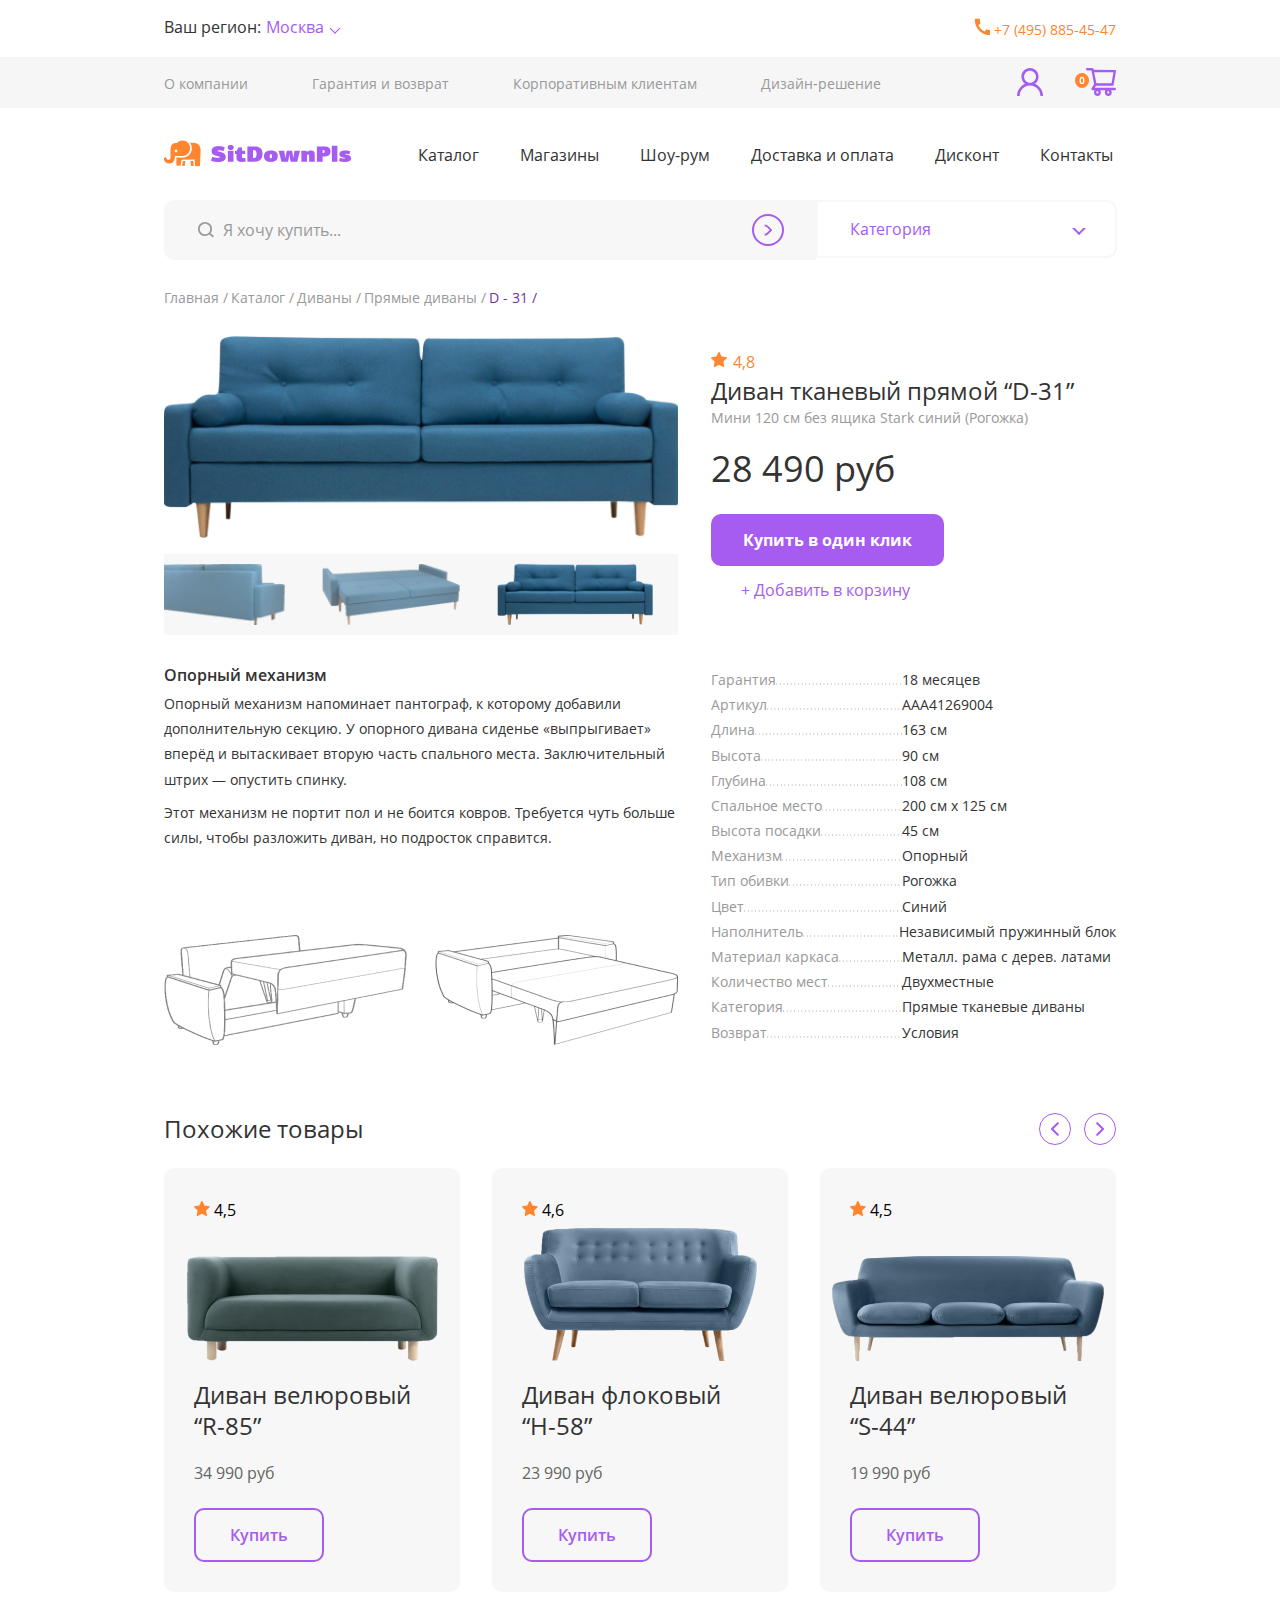
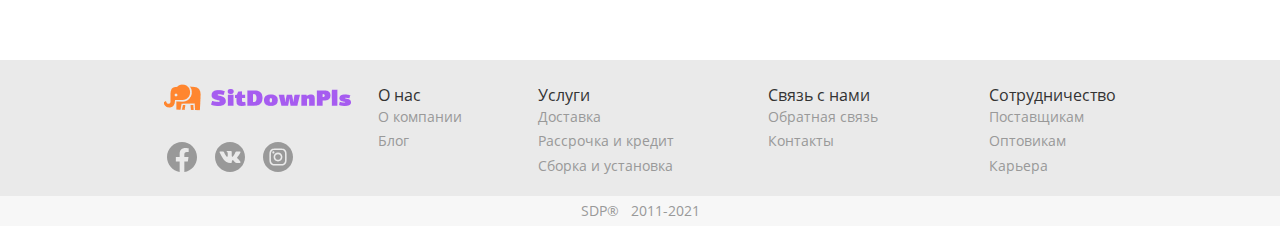
<file: product.html>
<!DOCTYPE html><html lang="ru"><head><meta charset="UTF-8"><meta http-equiv="X-UA-Compatible" content="IE=edge"><meta name="viewport" content="width=device-width,initial-scale=1"><title>SitDownPls - D - 31</title><link rel="stylesheet" href="./assets/normalize.css"><link rel="stylesheet" href="./assets/swiper-bundle.min.css"><link rel="stylesheet" href="./css/product.css"><link rel="shortcut icon" href="./img/favicon.png"><script defer="defer" src="./assets/swiper-bundle.min.js"></script><script defer="defer" src="./assets/just-validate.min.js"></script><script defer="defer" src="./assets/inputmask.min.js"></script><script defer="defer" src="./js/product.js"></script></head><body><header class="header" id="header"><div class="header__top header-top" id="header-top"><div class="container header__container header__container--top flex" id="header-container-top"><div class="header-top__left" id="header-left"><div class="flex header__inner" id="container-1300"><div class="flex header__wrapper"><span class="header-top__span">Ваш регион:</span><div class="header-top__select select-top"><button class="select-top__btn btn-reset" id="header-select-top" tabindex="0" aria-label="">Москва</button><ul class="select-top__list list-reset" id="header-top-list"><li class="select-top__item select-top__none" tabindex="0">Москва</li><li class="select-top__item" tabindex="0">Казань</li><li class="select-top__item" tabindex="0">Уфа</li><li class="select-top__item" tabindex="0">Пермь</li></ul></div></div><a class="header-top__phone" href="#"><svg width="16.5" height="16.5" viewBox="0 0 16.5 16.5" fill="none" xmlns="http://www.w3.org/2000/svg"><path d="M16.3425 12.0983C15.215 12.0983 14.1242 11.915 13.1067 11.585C12.7858 11.475 12.4283 11.5575 12.1808 11.805L10.7417 13.6108C8.1475 12.3733 5.71833 10.0358 4.42583 7.35L6.21333 5.82833C6.46083 5.57167 6.53417 5.21417 6.43333 4.89333C6.09417 3.87583 5.92 2.785 5.92 1.6575C5.92 1.1625 5.5075 0.75 5.0125 0.75H1.84083C1.34583 0.75 0.75 0.97 0.75 1.6575C0.75 10.1733 7.83583 17.25 16.3425 17.25C16.9933 17.25 17.25 16.6725 17.25 16.1683V13.0058C17.25 12.5108 16.8375 12.0983 16.3425 12.0983Z"/></svg> +7 (495) 885-45-47</a></div></div><div class="header-top__right" id="header-top-right"><nav class="header-top__nav"><ul class="header-top__list list-reset flex"><li class="header-top__item"><a class="header-top__link" href="#">О&nbsp;компании</a></li><li class="header-top__item"><a class="header-top__link" href="#">Гарантия&nbsp;и&nbsp;возврат</a></li><li class="header-top__item"><a class="header-top__link" href="#">Корпоративным&nbsp;клиентам</a></li><li class="header-top__item"><a class="header-top__link" href="#">Дизайн&#8209;решение</a></li></ul></nav></div></div></div><div class="header__center header-center"><div class="container header__container header__container--center flex" id="header-container-center"><button class="burger btn-reset" id="burger"><span class="burger__line burger__line-top"></span> <span class="burger__line burger__line-center-first"></span> <span class="burger__line burger__line-center-second"></span> <span class="burger__line burger__line-bottom"></span></button><div class="header-center__left" id="header-center-left"><a class="header-center__logo" href="index.html"><img class="header-center__img" src="./img/header/header-logo.png" alt="Логотип"></a></div><div class="header-center__right" id="header-center-right"><nav class="header-center__nav"><ul class="header-center__list list-reset flex"><li class="header-center__item"><a class="header-center__link" href="catalog.html">Каталог</a></li><li class="header-center__item"><a class="header-center__link" href="#">Магазины</a></li><li class="header-center__item"><a class="header-center__link" href="#">Шоу-рум</a></li><li class="header-center__item"><a class="header-center__link" href="#">Доставка&nbsp;и&nbsp;оплата</a></li><li class="header-center__item"><a class="header-center__link" href="#">Дисконт</a></li><li class="header-center__item"><a class="header-center__link" href="#">Контакты</a></li></ul></nav></div></div></div><div class="header__bottom header-bottom"><div class="container header__container header__container--bottom flex" id="header-container-bottom"><div class="header-bottom__left flex"><form class="header-bottom__form flex"><input class="header-bottom__input" type="text" placeholder="Я хочу купить..."> <svg width="16" height="16" viewBox="0 0 16 16" fill="none" xmlns="http://www.w3.org/2000/svg"><path d="M15.8187 14.0625L12.607 11.3156C13.5516 10.0945 14.0625 8.60156 14.0625 7.03125C14.0625 5.15156 13.3289 3.38906 12.0023 2.06016C10.6758 0.73125 8.90859 0 7.03125 0C5.15391 0 3.38672 0.733594 2.06016 2.06016C0.73125 3.38672 0 5.15156 0 7.03125C0 8.90859 0.733594 10.6758 2.06016 12.0023C3.38672 13.3312 5.15156 14.0625 7.03125 14.0625C8.60156 14.0625 10.0922 13.5516 11.3133 12.6094L14.5249 15.3539C14.5428 15.3718 14.564 15.3859 14.5873 15.3956C14.6106 15.4053 14.6356 15.4102 14.6609 15.4102C14.6861 15.4102 14.7111 15.4053 14.7344 15.3956C14.7578 15.3859 14.7789 15.3718 14.7968 15.3539L15.8187 14.3344C15.8365 14.3165 15.8507 14.2953 15.8604 14.272C15.87 14.2487 15.875 14.2237 15.875 14.1984C15.875 14.1732 15.87 14.1482 15.8604 14.1249C15.8507 14.1015 15.8365 14.0803 15.8187 14.0625ZM10.7438 10.7438C9.75 11.7352 8.43281 12.2812 7.03125 12.2812C5.62969 12.2812 4.3125 11.7352 3.31875 10.7438C2.32734 9.75 1.78125 8.43281 1.78125 7.03125C1.78125 5.62969 2.32734 4.31016 3.31875 3.31875C4.3125 2.32734 5.62969 1.78125 7.03125 1.78125C8.43281 1.78125 9.75234 2.325 10.7438 3.31875C11.7352 4.3125 12.2812 5.62969 12.2812 7.03125C12.2812 8.43281 11.7352 9.75234 10.7438 10.7438Z"/></svg> <button class="header-bottom__btn btn-reset"></button></form><div class="header-bottom__select select-bottom"><button class="select-bottom__btn btn-reset" id="header-select-bottom" tabindex="0" aria-label="">Категория</button><ul class="select-bottom__list list-reset" id="header-bottom-list"><li class="select-bottom__item" tabindex="0">Диваны</li><li class="select-bottom__item" tabindex="0">Кресла</li><li class="select-bottom__item" tabindex="0">Пуфы</li><li class="select-bottom__item" tabindex="0">Кровати</li><li class="select-bottom__item" tabindex="0">Тумбы</li><li class="select-bottom__item" tabindex="0">Комоды</li><li class="select-bottom__item" tabindex="0">Стулья</li><li class="select-bottom__item" tabindex="0">Столы</li><li class="select-bottom__item" tabindex="0">Аксессуары</li></ul></div></div><div class="header-bottom__right flex" id="header-bottom-right"><button class="header-bottom__lk btn-reset"><svg width="26" height="28" viewBox="0 0 26 28" fill="none" xmlns="http://www.w3.org/2000/svg"><path d="M24.98 22.8503C24.3278 21.2785 23.3813 19.8508 22.1933 18.6467C21.0089 17.4392 19.6059 16.4764 18.0617 15.8116C18.0478 15.8045 18.034 15.801 18.0202 15.794C20.1742 14.2111 21.5744 11.6327 21.5744 8.72362C21.5744 3.90452 17.7367 0 13 0C8.26333 0 4.42559 3.90452 4.42559 8.72362C4.42559 11.6327 5.82585 14.2111 7.97982 15.7975C7.96599 15.8045 7.95216 15.808 7.93833 15.8151C6.38941 16.4799 4.99952 17.4332 3.80671 18.6503C2.61981 19.8553 1.67349 21.2827 1.02003 22.8538C0.37806 24.3918 0.0318323 26.0409 8.64563e-05 27.7116C-0.000836348 27.7491 0.00563604 27.7864 0.0191224 27.8214C0.0326088 27.8564 0.0528363 27.8882 0.0786128 27.9151C0.104389 27.942 0.135194 27.9633 0.16921 27.9779C0.203227 27.9925 0.239768 28 0.27668 28H2.35113C2.50326 28 2.62427 27.8769 2.62773 27.7256C2.69688 25.01 3.76868 22.4668 5.66335 20.5392C7.62371 18.5447 10.2271 17.4472 13 17.4472C15.7729 17.4472 18.3763 18.5447 20.3367 20.5392C22.2313 22.4668 23.3031 25.01 23.3723 27.7256C23.3757 27.8804 23.4967 28 23.6489 28H25.7233C25.7602 28 25.7968 27.9925 25.8308 27.9779C25.8648 27.9633 25.8956 27.942 25.9214 27.9151C25.9472 27.8882 25.9674 27.8564 25.9809 27.8214C25.9944 27.7864 26.0008 27.7491 25.9999 27.7116C25.9653 26.0301 25.6231 24.3945 24.98 22.8503ZM13 14.7739C11.413 14.7739 9.91943 14.1442 8.79577 13.001C7.67211 11.8578 7.05323 10.3382 7.05323 8.72362C7.05323 7.10905 7.67211 5.58945 8.79577 4.44623C9.91943 3.30301 11.413 2.67337 13 2.67337C14.587 2.67337 16.0806 3.30301 17.2042 4.44623C18.3279 5.58945 18.9468 7.10905 18.9468 8.72362C18.9468 10.3382 18.3279 11.8578 17.2042 13.001C16.0806 14.1442 14.587 14.7739 13 14.7739Z"/></svg></button> <button class="header-bottom__cart btn-reset"><svg width="41" height="28" viewBox="0 0 41 28" fill="none" xmlns="http://www.w3.org/2000/svg"><g clip-path="url(#clip0_664_1458)"><path d="M39.8162 19.8503H19.902L20.9019 17.7365L37.5154 17.7052C38.0772 17.7052 38.5588 17.2887 38.6591 16.7125L40.9599 3.34598C41.0201 2.99541 40.9298 2.63444 40.7091 2.36023C40.6 2.22528 40.4639 2.11658 40.3103 2.04166C40.1567 1.96674 39.9892 1.9274 39.8195 1.92637L18.6848 1.85348L18.5042 0.971861C18.3905 0.40957 17.9022 0 17.3471 0H12.1805C11.8674 0 11.5671 0.129087 11.3458 0.358864C11.1244 0.588641 11 0.900285 11 1.22524C11 1.55019 11.1244 1.86184 11.3458 2.09161C11.5671 2.32139 11.8674 2.45048 12.1805 2.45048H16.3907L17.1799 6.34486L19.1228 16.1086L16.6214 20.3466C16.4915 20.5286 16.4133 20.7446 16.3956 20.9704C16.3778 21.1961 16.4213 21.4225 16.5211 21.6239C16.7218 22.0369 17.1264 22.2973 17.5745 22.2973H19.6746C19.2269 22.9145 18.9851 23.6662 18.9857 24.4388C18.9857 26.4034 20.524 28 22.4168 28C24.3096 28 25.8478 26.4034 25.8478 24.4388C25.8478 23.6648 25.6004 22.9116 25.159 22.2973H30.5463C30.0986 22.9145 29.8568 23.6662 29.8574 24.4388C29.8574 26.4034 31.3957 28 33.2885 28C35.1812 28 36.7195 26.4034 36.7195 24.4388C36.7195 23.6648 36.4721 22.9116 36.0307 22.2973H39.8195C40.4683 22.2973 41 21.7489 41 21.072C40.9981 20.7474 40.8725 20.4368 40.6507 20.2079C40.4289 19.979 40.1289 19.8504 39.8162 19.8503ZM19.1763 4.26925L38.4317 4.33519L36.5456 15.2964L21.4202 15.3242L19.1763 4.26925ZM22.4168 25.5356C21.8349 25.5356 21.36 25.0428 21.36 24.4388C21.36 23.8349 21.8349 23.342 22.4168 23.342C22.9987 23.342 23.4735 23.8349 23.4735 24.4388C23.4735 24.7297 23.3622 25.0087 23.164 25.2144C22.9658 25.4201 22.6971 25.5356 22.4168 25.5356ZM33.2885 25.5356C32.7066 25.5356 32.2317 25.0428 32.2317 24.4388C32.2317 23.8349 32.7066 23.342 33.2885 23.342C33.8704 23.342 34.3452 23.8349 34.3452 24.4388C34.3452 24.7297 34.2339 25.0087 34.0357 25.2144C33.8375 25.4201 33.5687 25.5356 33.2885 25.5356Z"/><ellipse cx="7" cy="12.5" rx="7" ry="7.5" fill="#FF862F"/><path d="M9.49512 12.4307C9.49512 13.6774 9.29004 14.6003 8.87988 15.1992C8.47298 15.7982 7.84473 16.0977 6.99512 16.0977C6.17155 16.0977 5.5498 15.7884 5.12988 15.1699C4.71322 14.5514 4.50488 13.6383 4.50488 12.4307C4.50488 11.1709 4.70833 10.2432 5.11523 9.64746C5.52214 9.0485 6.14876 8.74902 6.99512 8.74902C7.81868 8.74902 8.44043 9.06152 8.86035 9.68652C9.28353 10.3115 9.49512 11.2262 9.49512 12.4307ZM6.00391 12.4307C6.00391 13.3063 6.07878 13.9346 6.22852 14.3154C6.38151 14.693 6.63704 14.8818 6.99512 14.8818C7.34668 14.8818 7.60059 14.6898 7.75684 14.3057C7.91309 13.9215 7.99121 13.2965 7.99121 12.4307C7.99121 11.555 7.91146 10.9268 7.75195 10.5459C7.5957 10.1618 7.34342 9.96973 6.99512 9.96973C6.6403 9.96973 6.38639 10.1618 6.2334 10.5459C6.0804 10.9268 6.00391 11.555 6.00391 12.4307Z" fill="white"/></g><defs><clippath id="clip0_664_1458"><rect width="41" height="28" fill="white"/></clippath></defs></svg></button></div></div></div></header><main><div class="menu"><nav class="container"><ul class="menu__list list-reset"><li class="menu__item"><a class="link menu__link" href="index.html">Главная </a><span class="menu__delimiter">/</span></li><li class="menu__item"><a class="link menu__link" href="catalog.html">Каталог </a><span class="menu__delimiter">/</span></li><li class="menu__item"><a class="link menu__link" href="catalog.html">Диваны </a><span class="menu__delimiter">/</span></li><li class="menu__item"><a class="link menu__link" href="product.html">Прямые диваны </a><span class="menu__delimiter">/</span></li><li class="menu__item"><a class="link menu__link" href="product.html">D - 31 </a><span class="menu__delimiter">/</span></li></ul></nav></div><section class="product"><div class="container"><div class="product__top product-top"><div class="product-top__left"><div class="product__swiper-main swiper-main" id="product-swiper-main"><div class="swiper-wrapper"><div class="swiper-main__slide swiper-slide"><img class="swiper-main__img" src="./img/product/product-d-31-1.png" alt="Диван D-31"></div><div class="swiper-main__slide swiper-slide"><img class="swiper-main__img swiper-main__img--armchair" src="./img/product/product-d-31-2.png" alt="Диван D-31"></div><div class="swiper-main__slide swiper-slide"><img class="swiper-main__img" src="./img/product/product-d-31-3.png" alt="Диван D-31"></div><div class="swiper-main__slide swiper-slide"><img class="swiper-main__img" src="./img/product/product-d-31-4.png" alt="Диван D-31"></div><div class="swiper-main__slide swiper-slide"><img class="swiper-main__img" src="./img/product/product-d-31-5.png" alt="Диван D-31"></div></div></div><div class="product-top__wrapper"><div class="product__swiper-nav swiper-nav"><div class="swiper-wrapper product-top__swiper-wrapper"><div class="swiper-nav__item swiper-slide"><img class="swiper-nav__img" src="./img/product/product-d-31-1.png" loading="lazy" alt="Диван D-31"></div><div class="swiper-nav__item swiper-slide"><img class="swiper-nav__img" src="./img/product/product-d-31-2.png" loading="lazy" alt="Диван D-31"></div><div class="swiper-nav__item swiper-slide"><img class="swiper-nav__img" src="./img/product/product-d-31-3.png" loading="lazy" alt="Диван D-31"></div><div class="swiper-nav__item swiper-slide"><img class="swiper-nav__img" src="./img/product/product-d-31-4.png" loading="lazy" alt="Диван D-31"></div><div class="swiper-nav__item swiper-slide"><img class="swiper-nav__img" src="./img/product/product-d-31-5.png" loading="lazy" alt="Диван D-31"></div></div></div><div class="product-top__right product-top__right--tablet"><div class="product-top__rating"><svg width="16" height="15" viewBox="0 0 16 15" fill="none" xmlns="http://www.w3.org/2000/svg"><path d="M15.4829 5.28193L10.6864 4.59758L8.54222 0.330127C8.48365 0.213287 8.38731 0.118702 8.26829 0.0612089C7.96981 -0.0834504 7.6071 0.037099 7.45786 0.330127L5.3137 4.59758L0.517213 5.28193C0.384974 5.30047 0.26407 5.36167 0.171503 5.45441C0.0595945 5.56733 -0.0020722 5.71924 5.31712e-05 5.87678C0.00217854 6.03431 0.0679221 6.18457 0.182838 6.29454L3.65316 9.61614L2.83328 14.3064C2.81405 14.4156 2.82635 14.5278 2.86878 14.6304C2.91121 14.733 2.98207 14.8218 3.07333 14.8869C3.16459 14.952 3.27259 14.9906 3.38509 14.9985C3.4976 15.0064 3.6101 14.9831 3.70983 14.9314L8.00004 12.717L12.2902 14.9314C12.4074 14.9926 12.5434 15.013 12.6737 14.9908C13.0024 14.9352 13.2235 14.6291 13.1668 14.3064L12.3469 9.61614L15.8172 6.29454C15.9117 6.20367 15.974 6.08497 15.9929 5.95515C16.0439 5.63059 15.8135 5.33015 15.4829 5.28193Z" fill="#FF862F"/></svg> <span class="product-top__span">4,8</span></div><h2 class="product-top__title">Диван тканевый прямой “D-31”</h2><p class="product-top__descr">Мини 120 см без ящика Stark синий (Рогожка)</p><span class="product-top__price">28 490 руб </span><button class="product-top__btn btn-reset" id="buy-one-click-tablet">Купить в один клик</button> <button class="product-top__add btn-reset">+ Добавить в корзину</button></div></div></div><div class="product-top__right"><div class="product-top__rating"><svg width="16" height="15" viewBox="0 0 16 15" fill="none" xmlns="http://www.w3.org/2000/svg"><path d="M15.4829 5.28193L10.6864 4.59758L8.54222 0.330127C8.48365 0.213287 8.38731 0.118702 8.26829 0.0612089C7.96981 -0.0834504 7.6071 0.037099 7.45786 0.330127L5.3137 4.59758L0.517213 5.28193C0.384974 5.30047 0.26407 5.36167 0.171503 5.45441C0.0595945 5.56733 -0.0020722 5.71924 5.31712e-05 5.87678C0.00217854 6.03431 0.0679221 6.18457 0.182838 6.29454L3.65316 9.61614L2.83328 14.3064C2.81405 14.4156 2.82635 14.5278 2.86878 14.6304C2.91121 14.733 2.98207 14.8218 3.07333 14.8869C3.16459 14.952 3.27259 14.9906 3.38509 14.9985C3.4976 15.0064 3.6101 14.9831 3.70983 14.9314L8.00004 12.717L12.2902 14.9314C12.4074 14.9926 12.5434 15.013 12.6737 14.9908C13.0024 14.9352 13.2235 14.6291 13.1668 14.3064L12.3469 9.61614L15.8172 6.29454C15.9117 6.20367 15.974 6.08497 15.9929 5.95515C16.0439 5.63059 15.8135 5.33015 15.4829 5.28193Z" fill="#FF862F"/></svg> <span class="product-top__span">4,8</span></div><h2 class="product-top__title">Диван тканевый прямой “D-31”</h2><p class="product-top__descr">Мини 120 см без ящика Stark синий (Рогожка)</p><span class="product-top__price">28 490 руб </span><button class="product-top__btn btn-reset" id="buy-one-click">Купить в один клик</button> <button class="product-top__add btn-reset">+ Добавить в корзину</button></div></div><div class="product__bottom product-bottom"><div class="product-bottom__left"><h4 class="product-bottom__title">Опорный механизм</h4><p class="product-bottom__descr product-bottom__descr--first">Опорный механизм напоминает пантограф, к которому добавили дополнительную секцию. У опорного дивана сиденье «выпрыгивает» вперёд и вытаскивает вторую часть спального места. Заключительный штрих — опустить спинку.</p><p class="product-bottom__descr">Этот механизм не портит пол и не боится ковров. Требуется чуть больше силы, чтобы разложить диван, но подросток справится.</p><div class="product-bottom__wrapper"></div></div><div class="product-bottom__right"><ul class="product-bottom__list list-reset"><li class="product-bottom__item"><div class="product-bottom__key">Гарантия<div class="product-bottom__dots"></div></div><div class="product-bottom__value">18 месяцев</div></li><li class="product-bottom__item"><div class="product-bottom__key">Артикул<div class="product-bottom__dots"></div></div><div class="product-bottom__value">AAA41269004</div></li><li class="product-bottom__item"><div class="product-bottom__key">Длина<div class="product-bottom__dots"></div></div><div class="product-bottom__value">163 см</div></li><li class="product-bottom__item"><div class="product-bottom__key">Высота<div class="product-bottom__dots"></div></div><div class="product-bottom__value">90 см</div></li><li class="product-bottom__item"><div class="product-bottom__key">Глубина<div class="product-bottom__dots"></div></div><div class="product-bottom__value">108 см</div></li><li class="product-bottom__item"><div class="product-bottom__key">Спальное место<div class="product-bottom__dots"></div></div><div class="product-bottom__value">200 см х 125 см</div></li><li class="product-bottom__item"><div class="product-bottom__key">Высота посадки<div class="product-bottom__dots"></div></div><div class="product-bottom__value">45 см</div></li><li class="product-bottom__item"><div class="product-bottom__key">Механизм<div class="product-bottom__dots"></div></div><div class="product-bottom__value">Опорный</div></li><li class="product-bottom__item"><div class="product-bottom__key">Тип обивки<div class="product-bottom__dots"></div></div><div class="product-bottom__value">Рогожка</div></li><li class="product-bottom__item"><div class="product-bottom__key">Цвет<div class="product-bottom__dots"></div></div><div class="product-bottom__value">Синий</div></li><li class="product-bottom__item"><div class="product-bottom__key">Наполнитель<div class="product-bottom__dots"></div></div><div class="product-bottom__value">Независимый пружинный блок</div></li><li class="product-bottom__item"><div class="product-bottom__key">Материал каркаса<div class="product-bottom__dots"></div></div><div class="product-bottom__value">Металл. рама с дерев. латами</div></li><li class="product-bottom__item"><div class="product-bottom__key">Количество мест<div class="product-bottom__dots"></div></div><div class="product-bottom__value">Двухместные</div></li><li class="product-bottom__item"><div class="product-bottom__key">Категория<div class="product-bottom__dots"></div></div><div class="product-bottom__value">Прямые тканевые диваны</div></li><li class="product-bottom__item"><div class="product-bottom__key">Возврат<div class="product-bottom__dots"></div></div><div class="product-bottom__value">Условия</div></li></ul></div></div></div></section><section class="catalog"><div class="container"><div class="catalog__top" id="catalog-top"><h2 class="catalog__title">Похожие товары</h2><div class="catalog__btns" id="catalog-btns"><button class="catalog__swipe catalog__prev btn-reset js-catalog-prev" aria-label="Предыдущий слайд"><span></span></button> <button class="catalog__swipe catalog__next btn-reset js-catalog-next" aria-label="Следующий слайд"><span></span></button></div></div><div class="catalog__bottom"><div class="catalog__swiper js-catalog-swiper"><div class="swiper-wrapper"><div class="catalog__slide swiper-slide"><article class="catalog__card js-catalog-card"><span class="catalog__star"><svg width="16" height="15" viewBox="0 0 16 15" fill="none" xmlns="http://www.w3.org/2000/svg"><path d="M15.2257 5.28193L10.5089 4.59758L8.40032 0.330127C8.34273 0.213287 8.24799 0.118702 8.13095 0.0612089C7.83742 -0.0834504 7.48074 0.037099 7.33398 0.330127L5.22543 4.59758L0.508622 5.28193C0.378579 5.30047 0.259684 5.36167 0.168654 5.45441C0.0586046 5.56733 -0.00203778 5.71924 5.22879e-05 5.87678C0.00214235 6.03431 0.0667938 6.18457 0.179801 6.29454L3.59248 9.61614L2.78622 14.3064C2.76731 14.4156 2.7794 14.5278 2.82113 14.6304C2.86285 14.733 2.93253 14.8218 3.02228 14.8869C3.11202 14.952 3.21823 14.9906 3.32886 14.9985C3.4395 15.0064 3.55013 14.9831 3.64821 14.9314L7.86715 12.717L12.0861 14.9314C12.2013 14.9926 12.335 15.013 12.4632 14.9908C12.7865 14.9352 13.0038 14.6291 12.9481 14.3064L12.1418 9.61614L15.5545 6.29454C15.6474 6.20367 15.7087 6.08497 15.7273 5.95515C15.7774 5.63059 15.5508 5.33015 15.2257 5.28193Z" fill="#FF862F"/></svg> 4,5</span><picture class="catalog__picture"><img class="catalog__img" src="./img/catalog/catalog-r-85.png" alt="Диван велюровый “R-85”"></picture><div class="catalog__block"><h3 class="catalog__subtitle">Диван велюровый<br>“R-85”</h3><span class="catalog__price">34 990 руб </span><a class="catalog__btn" href="product.html">Купить</a></div></article></div><div class="catalog__slide swiper-slide"><article class="catalog__card js-catalog-card"><span class="catalog__star"><svg width="16" height="15" viewBox="0 0 16 15" fill="none" xmlns="http://www.w3.org/2000/svg"><path d="M15.2257 5.28193L10.5089 4.59758L8.40032 0.330127C8.34273 0.213287 8.24799 0.118702 8.13095 0.0612089C7.83742 -0.0834504 7.48074 0.037099 7.33398 0.330127L5.22543 4.59758L0.508622 5.28193C0.378579 5.30047 0.259684 5.36167 0.168654 5.45441C0.0586046 5.56733 -0.00203778 5.71924 5.22879e-05 5.87678C0.00214235 6.03431 0.0667938 6.18457 0.179801 6.29454L3.59248 9.61614L2.78622 14.3064C2.76731 14.4156 2.7794 14.5278 2.82113 14.6304C2.86285 14.733 2.93253 14.8218 3.02228 14.8869C3.11202 14.952 3.21823 14.9906 3.32886 14.9985C3.4395 15.0064 3.55013 14.9831 3.64821 14.9314L7.86715 12.717L12.0861 14.9314C12.2013 14.9926 12.335 15.013 12.4632 14.9908C12.7865 14.9352 13.0038 14.6291 12.9481 14.3064L12.1418 9.61614L15.5545 6.29454C15.6474 6.20367 15.7087 6.08497 15.7273 5.95515C15.7774 5.63059 15.5508 5.33015 15.2257 5.28193Z" fill="#FF862F"/></svg> 4,6</span><picture class="catalog__picture"><img class="catalog__img" src="./img/catalog/catalog-h-58.png" alt="Диван флоковый “H-58”"></picture><div class="catalog__block"><h3 class="catalog__subtitle">Диван флоковый<br>“H-58”</h3><span class="catalog__price">23 990 руб </span><a class="catalog__btn" href="product.html">Купить</a></div></article></div><div class="catalog__slide swiper-slide"><article class="catalog__card js-catalog-card"><span class="catalog__star"><svg width="16" height="15" viewBox="0 0 16 15" fill="none" xmlns="http://www.w3.org/2000/svg"><path d="M15.2257 5.28193L10.5089 4.59758L8.40032 0.330127C8.34273 0.213287 8.24799 0.118702 8.13095 0.0612089C7.83742 -0.0834504 7.48074 0.037099 7.33398 0.330127L5.22543 4.59758L0.508622 5.28193C0.378579 5.30047 0.259684 5.36167 0.168654 5.45441C0.0586046 5.56733 -0.00203778 5.71924 5.22879e-05 5.87678C0.00214235 6.03431 0.0667938 6.18457 0.179801 6.29454L3.59248 9.61614L2.78622 14.3064C2.76731 14.4156 2.7794 14.5278 2.82113 14.6304C2.86285 14.733 2.93253 14.8218 3.02228 14.8869C3.11202 14.952 3.21823 14.9906 3.32886 14.9985C3.4395 15.0064 3.55013 14.9831 3.64821 14.9314L7.86715 12.717L12.0861 14.9314C12.2013 14.9926 12.335 15.013 12.4632 14.9908C12.7865 14.9352 13.0038 14.6291 12.9481 14.3064L12.1418 9.61614L15.5545 6.29454C15.6474 6.20367 15.7087 6.08497 15.7273 5.95515C15.7774 5.63059 15.5508 5.33015 15.2257 5.28193Z" fill="#FF862F"/></svg> 4,5</span><picture class="catalog__picture"><img class="catalog__img" src="./img/catalog/catalog-s-44.png" alt="Диван велюровый “S-44”"></picture><div class="catalog__block"><h3 class="catalog__subtitle">Диван велюровый<br>“S-44”</h3><span class="catalog__price">19 990 руб </span><a class="catalog__btn" href="product.html">Купить</a></div></article></div><div class="catalog__slide swiper-slide"><article class="catalog__card catalog__card--display js-catalog-card"><span class="catalog__star"><svg width="16" height="15" viewBox="0 0 16 15" fill="none" xmlns="http://www.w3.org/2000/svg"><path d="M15.2257 5.28193L10.5089 4.59758L8.40032 0.330127C8.34273 0.213287 8.24799 0.118702 8.13095 0.0612089C7.83742 -0.0834504 7.48074 0.037099 7.33398 0.330127L5.22543 4.59758L0.508622 5.28193C0.378579 5.30047 0.259684 5.36167 0.168654 5.45441C0.0586046 5.56733 -0.00203778 5.71924 5.22879e-05 5.87678C0.00214235 6.03431 0.0667938 6.18457 0.179801 6.29454L3.59248 9.61614L2.78622 14.3064C2.76731 14.4156 2.7794 14.5278 2.82113 14.6304C2.86285 14.733 2.93253 14.8218 3.02228 14.8869C3.11202 14.952 3.21823 14.9906 3.32886 14.9985C3.4395 15.0064 3.55013 14.9831 3.64821 14.9314L7.86715 12.717L12.0861 14.9314C12.2013 14.9926 12.335 15.013 12.4632 14.9908C12.7865 14.9352 13.0038 14.6291 12.9481 14.3064L12.1418 9.61614L15.5545 6.29454C15.6474 6.20367 15.7087 6.08497 15.7273 5.95515C15.7774 5.63059 15.5508 5.33015 15.2257 5.28193Z" fill="#FF862F"/></svg> 4,8</span><picture class="catalog__picture"><img class="catalog__img" src="./img/catalog/catalog-v-43.png" alt="Диван шиниловый “V-43”"></picture><div class="catalog__block"><h3 class="catalog__subtitle">Диван шиниловый<br>“V-43”</h3><span class="catalog__price">19 990 руб </span><a class="catalog__btn" href="product.html">Купить</a></div></article></div><div class="catalog__slide swiper-slide"><article class="catalog__card js-catalog-card"><span class="catalog__star"><svg width="16" height="15" viewBox="0 0 16 15" fill="none" xmlns="http://www.w3.org/2000/svg"><path d="M15.2257 5.28193L10.5089 4.59758L8.40032 0.330127C8.34273 0.213287 8.24799 0.118702 8.13095 0.0612089C7.83742 -0.0834504 7.48074 0.037099 7.33398 0.330127L5.22543 4.59758L0.508622 5.28193C0.378579 5.30047 0.259684 5.36167 0.168654 5.45441C0.0586046 5.56733 -0.00203778 5.71924 5.22879e-05 5.87678C0.00214235 6.03431 0.0667938 6.18457 0.179801 6.29454L3.59248 9.61614L2.78622 14.3064C2.76731 14.4156 2.7794 14.5278 2.82113 14.6304C2.86285 14.733 2.93253 14.8218 3.02228 14.8869C3.11202 14.952 3.21823 14.9906 3.32886 14.9985C3.4395 15.0064 3.55013 14.9831 3.64821 14.9314L7.86715 12.717L12.0861 14.9314C12.2013 14.9926 12.335 15.013 12.4632 14.9908C12.7865 14.9352 13.0038 14.6291 12.9481 14.3064L12.1418 9.61614L15.5545 6.29454C15.6474 6.20367 15.7087 6.08497 15.7273 5.95515C15.7774 5.63059 15.5508 5.33015 15.2257 5.28193Z" fill="#FF862F"/></svg> 4,5</span><picture class="catalog__picture"><img class="catalog__img" src="./img/catalog/catalog-r-85.png" alt="Диван велюровый “R-85”"></picture><div class="catalog__block"><h3 class="catalog__subtitle">Диван велюровый<br>“R-85”</h3><span class="catalog__price">34 990 руб </span><a class="catalog__btn" href="product.html">Купить</a></div></article></div><div class="catalog__slide swiper-slide"><article class="catalog__card js-catalog-card"><span class="catalog__star"><svg width="16" height="15" viewBox="0 0 16 15" fill="none" xmlns="http://www.w3.org/2000/svg"><path d="M15.2257 5.28193L10.5089 4.59758L8.40032 0.330127C8.34273 0.213287 8.24799 0.118702 8.13095 0.0612089C7.83742 -0.0834504 7.48074 0.037099 7.33398 0.330127L5.22543 4.59758L0.508622 5.28193C0.378579 5.30047 0.259684 5.36167 0.168654 5.45441C0.0586046 5.56733 -0.00203778 5.71924 5.22879e-05 5.87678C0.00214235 6.03431 0.0667938 6.18457 0.179801 6.29454L3.59248 9.61614L2.78622 14.3064C2.76731 14.4156 2.7794 14.5278 2.82113 14.6304C2.86285 14.733 2.93253 14.8218 3.02228 14.8869C3.11202 14.952 3.21823 14.9906 3.32886 14.9985C3.4395 15.0064 3.55013 14.9831 3.64821 14.9314L7.86715 12.717L12.0861 14.9314C12.2013 14.9926 12.335 15.013 12.4632 14.9908C12.7865 14.9352 13.0038 14.6291 12.9481 14.3064L12.1418 9.61614L15.5545 6.29454C15.6474 6.20367 15.7087 6.08497 15.7273 5.95515C15.7774 5.63059 15.5508 5.33015 15.2257 5.28193Z" fill="#FF862F"/></svg> 4,6</span><picture class="catalog__picture"><img class="catalog__img" src="./img/catalog/catalog-h-58.png" alt="Диван флоковый “H-58”"></picture><div class="catalog__block"><h3 class="catalog__subtitle">Диван флоковый<br>“H-58”</h3><span class="catalog__price">23 990 руб </span><a class="catalog__btn" href="product.html">Купить</a></div></article></div><div class="catalog__slide swiper-slide"><article class="catalog__card js-catalog-card"><span class="catalog__star"><svg width="16" height="15" viewBox="0 0 16 15" fill="none" xmlns="http://www.w3.org/2000/svg"><path d="M15.2257 5.28193L10.5089 4.59758L8.40032 0.330127C8.34273 0.213287 8.24799 0.118702 8.13095 0.0612089C7.83742 -0.0834504 7.48074 0.037099 7.33398 0.330127L5.22543 4.59758L0.508622 5.28193C0.378579 5.30047 0.259684 5.36167 0.168654 5.45441C0.0586046 5.56733 -0.00203778 5.71924 5.22879e-05 5.87678C0.00214235 6.03431 0.0667938 6.18457 0.179801 6.29454L3.59248 9.61614L2.78622 14.3064C2.76731 14.4156 2.7794 14.5278 2.82113 14.6304C2.86285 14.733 2.93253 14.8218 3.02228 14.8869C3.11202 14.952 3.21823 14.9906 3.32886 14.9985C3.4395 15.0064 3.55013 14.9831 3.64821 14.9314L7.86715 12.717L12.0861 14.9314C12.2013 14.9926 12.335 15.013 12.4632 14.9908C12.7865 14.9352 13.0038 14.6291 12.9481 14.3064L12.1418 9.61614L15.5545 6.29454C15.6474 6.20367 15.7087 6.08497 15.7273 5.95515C15.7774 5.63059 15.5508 5.33015 15.2257 5.28193Z" fill="#FF862F"/></svg> 4,5</span><picture class="catalog__picture"><img class="catalog__img" src="./img/catalog/catalog-s-44.png" alt="Диван велюровый “S-44”"></picture><div class="catalog__block"><h3 class="catalog__subtitle">Диван велюровый<br>“S-44”</h3><span class="catalog__price">19 990 руб </span><a class="catalog__btn" href="product.html">Купить</a></div></article></div><div class="catalog__slide swiper-slide"><article class="catalog__card catalog__card--display js-catalog-card"><span class="catalog__star"><svg width="16" height="15" viewBox="0 0 16 15" fill="none" xmlns="http://www.w3.org/2000/svg"><path d="M15.2257 5.28193L10.5089 4.59758L8.40032 0.330127C8.34273 0.213287 8.24799 0.118702 8.13095 0.0612089C7.83742 -0.0834504 7.48074 0.037099 7.33398 0.330127L5.22543 4.59758L0.508622 5.28193C0.378579 5.30047 0.259684 5.36167 0.168654 5.45441C0.0586046 5.56733 -0.00203778 5.71924 5.22879e-05 5.87678C0.00214235 6.03431 0.0667938 6.18457 0.179801 6.29454L3.59248 9.61614L2.78622 14.3064C2.76731 14.4156 2.7794 14.5278 2.82113 14.6304C2.86285 14.733 2.93253 14.8218 3.02228 14.8869C3.11202 14.952 3.21823 14.9906 3.32886 14.9985C3.4395 15.0064 3.55013 14.9831 3.64821 14.9314L7.86715 12.717L12.0861 14.9314C12.2013 14.9926 12.335 15.013 12.4632 14.9908C12.7865 14.9352 13.0038 14.6291 12.9481 14.3064L12.1418 9.61614L15.5545 6.29454C15.6474 6.20367 15.7087 6.08497 15.7273 5.95515C15.7774 5.63059 15.5508 5.33015 15.2257 5.28193Z" fill="#FF862F"/></svg> 4,8</span><picture class="catalog__picture"><img class="catalog__img" src="./img/catalog/catalog-v-43.png" alt="Диван шиниловый “V-43”"></picture><div class="catalog__block"><h3 class="catalog__subtitle">Диван шиниловый<br>“V-43”</h3><span class="catalog__price">19 990 руб </span><a class="catalog__btn" href="product.html">Купить</a></div></article></div></div></div></div><div class="catalog__btns catalog__btns--mobile"><button class="catalog__swipe catalog__prev btn-reset js-catalog-prev" aria-label="Предыдущий слайд"><span></span></button> <button class="catalog__swipe catalog__next btn-reset js-catalog-next" aria-label="Следующий слайд"><span></span></button></div></div></section></main><footer class="footer"><div class="footer__top"><div class="container footer__container"><div class="footer__left"><a class="footer__logo" href="#"><img class="footer__img" src="./img/footer/footer__logo.png" alt="Логотип"></a><ul class="footer__social-list list-reset"><li class="footer__social-item"><a class="footer__social-link" href="#"><svg width="30" height="30" viewBox="0 0 30 30" fill="none" xmlns="http://www.w3.org/2000/svg"><path d="M15 0C6.74999 0 0 6.76205 0 15.0904C0 22.6205 5.48999 28.8705 12.66 30V19.4578H8.84999V15.0904H12.66V11.762C12.66 7.98193 14.895 5.90361 18.33 5.90361C19.965 5.90361 21.675 6.18976 21.675 6.18976V9.90964H19.785C17.925 9.90964 17.34 11.0693 17.34 12.259V15.0904H21.51L20.835 19.4578H17.34V30C20.8746 29.4395 24.0933 27.6288 26.4149 24.8947C28.7364 22.1606 30.008 18.6832 30 15.0904C30 6.76205 23.25 0 15 0Z"/></svg></a></li><li class="footer__social-item"><a class="footer__social-link" href="#"><svg width="30" height="30" viewBox="0 0 30 30" fill="none" xmlns="http://www.w3.org/2000/svg"><path d="M15 0C6.71601 0 0 6.7157 0 15C0 23.2843 6.71601 30 15 30C23.284 30 30 23.2843 30 15C30 6.7157 23.284 0 15 0ZM22.6088 16.6223C23.3079 17.3052 24.0476 17.9478 24.6752 18.7013C24.9532 19.0346 25.2153 19.3792 25.4148 19.7669C25.6996 20.3196 25.4425 20.9257 24.9477 20.9586L21.8747 20.958C21.081 21.0236 20.4494 20.7035 19.9169 20.1609C19.4919 19.7285 19.0975 19.2666 18.6881 18.8194C18.5208 18.6359 18.3447 18.4631 18.1347 18.3272C17.7158 18.0546 17.3518 18.1381 17.1118 18.5758C16.8672 19.0211 16.8114 19.5146 16.788 20.0102C16.7546 20.7348 16.5361 20.9242 15.809 20.9583C14.2554 21.031 12.7814 20.7953 11.4114 20.0121C10.2028 19.3212 9.26731 18.3462 8.45217 17.2423C6.86486 15.0902 5.64921 12.7283 4.55693 10.2985C4.3111 9.7513 4.49095 9.45852 5.09463 9.44716C6.0976 9.42783 7.10056 9.43028 8.10353 9.44624C8.51171 9.45268 8.78179 9.68624 8.93862 10.0714C9.48061 11.4049 10.1451 12.6737 10.9777 13.8503C11.1996 14.1637 11.4261 14.4761 11.7486 14.6974C12.1047 14.9417 12.376 14.861 12.5438 14.4635C12.6513 14.2109 12.6976 13.9409 12.7209 13.6702C12.8007 12.743 12.8102 11.8162 12.6721 10.8927C12.5862 10.3148 12.2612 9.94158 11.6851 9.83233C11.3917 9.77678 11.4347 9.66813 11.5774 9.50056C11.8251 9.21084 12.0571 9.03161 12.5208 9.03161L15.9928 9.031C16.5401 9.13841 16.6628 9.38394 16.7371 9.93514L16.7402 13.7936C16.7337 14.0069 16.8473 14.6391 17.2303 14.7787C17.5372 14.88 17.7397 14.6339 17.9233 14.4396C18.7559 13.556 19.3492 12.5131 19.8804 11.4338C20.1149 10.9577 20.3171 10.4652 20.5136 9.97166C20.6596 9.60675 20.8868 9.42721 21.2986 9.43335L24.642 9.43734C24.7406 9.43734 24.8406 9.43826 24.9382 9.45514C25.5017 9.55151 25.6561 9.79396 25.4817 10.3436C25.2074 11.2073 24.6743 11.9266 24.1531 12.6479C23.5946 13.4201 22.9989 14.1652 22.4458 14.9408C21.9376 15.6497 21.9778 16.0066 22.6088 16.6223Z"/></svg></a></li><li class="footer__social-item"><a class="footer__social-link" href="#"><svg width="30" height="30" viewBox="0 0 30 30" fill="none" xmlns="http://www.w3.org/2000/svg"><g clip-path="url(#clip0_38_39)"><path d="M12.1289 15C12.1289 16.5857 13.4143 17.8711 15 17.8711C16.5857 17.8711 17.8711 16.5857 17.8711 15C17.8711 13.4143 16.5857 12.1289 15 12.1289C13.4143 12.1289 12.1289 13.4143 12.1289 15Z"/><path d="M8.28558 9.91991C8.4236 9.54591 8.64378 9.2074 8.92989 8.92953C9.20775 8.64343 9.54604 8.42325 9.92026 8.28523C10.2238 8.16736 10.6797 8.02705 11.5195 7.98883C12.4279 7.9474 12.7003 7.93848 15.0001 7.93848C17.3001 7.93848 17.5725 7.94717 18.4807 7.9886C19.3204 8.02705 19.7766 8.16736 20.0799 8.28523C20.4541 8.42325 20.7926 8.64343 21.0702 8.92953C21.3563 9.2074 21.5765 9.54568 21.7148 9.91991C21.8326 10.2234 21.9729 10.6796 22.0112 11.5193C22.0526 12.4275 22.0615 12.6999 22.0615 14.9999C22.0615 17.2997 22.0526 17.5721 22.0112 18.4805C21.9729 19.3203 21.8326 19.7762 21.7148 20.0797C21.5765 20.454 21.3566 20.7923 21.0705 21.0701C20.7926 21.3562 20.4543 21.5764 20.0801 21.7144C19.7766 21.8325 19.3204 21.9728 18.4807 22.011C17.5725 22.0525 17.3003 22.0612 15.0003 22.0612C12.7 22.0612 12.4277 22.0525 11.5197 22.011C10.6799 21.9728 10.2238 21.8325 9.92026 21.7144C9.16907 21.4247 8.57535 20.8309 8.28558 20.0797C8.16771 19.7762 8.0274 19.3203 7.98895 18.4805C7.94753 17.5721 7.93883 17.2997 7.93883 14.9999C7.93883 12.6999 7.94753 12.4275 7.98895 11.5193C8.02718 10.6796 8.16748 10.2234 8.28558 9.91991ZM15.0001 19.4226C17.4429 19.4226 19.4232 17.4426 19.4232 14.9997C19.4232 12.5569 17.4429 10.5768 15.0001 10.5768C12.5574 10.5768 10.5771 12.5569 10.5771 14.9997C10.5771 17.4426 12.5574 19.4226 15.0001 19.4226ZM10.4023 11.4356C10.9731 11.4356 11.4359 10.9728 11.4359 10.4019C11.4359 9.8311 10.9731 9.3683 10.4023 9.3683C9.83145 9.3683 9.36865 9.8311 9.36865 10.4019C9.36888 10.9728 9.83145 11.4356 10.4023 11.4356Z"/><path d="M15 0C23.283 0 30 6.717 30 15C30 23.283 23.283 30 15 30C6.717 30 0 23.283 0 15C0 6.717 6.717 0 15 0ZM6.43867 18.5511C6.48033 19.468 6.62613 20.094 6.83899 20.6419C7.28645 21.7989 8.20107 22.7135 9.35806 23.161C9.90578 23.3739 10.532 23.5194 11.4487 23.5613C12.3672 23.6032 12.6606 23.6133 14.9998 23.6133C17.3392 23.6133 17.6324 23.6032 18.5511 23.5613C19.4678 23.5194 20.094 23.3739 20.6417 23.161C21.2167 22.9447 21.7371 22.6057 22.1674 22.1674C22.6055 21.7374 22.9445 21.2167 23.1608 20.6419C23.3736 20.0942 23.5194 19.468 23.5611 18.5513C23.6034 17.6326 23.6133 17.3392 23.6133 15C23.6133 12.6608 23.6034 12.3674 23.5613 11.4489C23.5197 10.532 23.3741 9.90601 23.1612 9.35806C22.9449 8.78334 22.6057 8.26263 22.1674 7.83257C21.7374 7.39426 21.2167 7.05528 20.6419 6.83899C20.094 6.62613 19.468 6.48056 18.5511 6.43867C17.6326 6.39679 17.3392 6.38672 15 6.38672C12.6608 6.38672 12.3674 6.39679 11.4489 6.4389C10.532 6.48056 9.90601 6.62613 9.35806 6.83876C8.78334 7.05505 8.26263 7.39426 7.83234 7.83257C7.39426 8.26286 7.05505 8.78334 6.83899 9.35806C6.6259 9.90601 6.48033 10.532 6.43845 11.4489C6.39656 12.3674 6.38672 12.6608 6.38672 15C6.38672 17.3392 6.39656 17.6326 6.43867 18.5511Z"/></g><defs><clippath id="clip0_38_39"><rect width="30" height="30" fill="white" transform="matrix(-1 0 0 1 30 0)"/></clippath></defs></svg></a></li></ul></div><div class="footer__right"><div class="footer__lists"><h3 class="footer__title">О&nbsp;нас</h3><ul class="footer__list list-reset"><li class="footer__item"><a class="footer__link" href="#">О&nbsp;компании</a></li><li class="footer__item"><a class="footer__link" href="#">Блог</a></li></ul></div><div class="footer__lists"><h3 class="footer__title">Услуги</h3><ul class="footer__list list-reset"><li class="footer__item"><a class="footer__link" href="#">Доставка</a></li><li class="footer__item"><a class="footer__link" href="#">Рассрочка&nbsp;и&nbsp;кредит</a></li><li class="footer__item"><a class="footer__link" href="#">Сборка&nbsp;и&nbsp;установка</a></li></ul></div><div class="footer__lists"><h3 class="footer__title">Связь&nbsp;с&nbsp;нами</h3><ul class="footer__list list-reset"><li class="footer__item"><a class="footer__link" href="#">Обратная&nbsp;связь</a></li><li class="footer__item"><a class="footer__link" href="#">Контакты</a></li></ul></div><div class="footer__lists"><h3 class="footer__title">Сотрудничество</h3><ul class="footer__list list-reset"><li class="footer__item"><a class="footer__link" href="#">Поставщикам</a></li><li class="footer__item"><a class="footer__link" href="#">Оптовикам</a></li><li class="footer__item"><a class="footer__link" href="#">Карьера</a></li></ul></div></div></div></div><div class="footer__bottom"><span class="footer__span">SDP®&nbsp;&nbsp;&nbsp;2011-2021</span></div></footer><section class="modal-form" id="modal-form"><div class="modal-form__container"><div class="modal-form__content"><button class="btn-reset modal-form__close" aria-label="Закрыть модальное окно" id="modal-form-close"></button><h2 class="modal-form__title">Купить в один клик</h2><p class="modal-form__text">Чтобы оформить заказ — заполните формы ниже и наш менеджер свяжется с вами в течении часа.</p><form class="modal-form__form"><label class="modal-form__label"><input class="modal-form__input" type="text" data-validate-field="name" placeholder="Как вас зовут?"></label> <label class="modal-form__label"><input class="modal-form__input" type="text" id="modal-tel" data-validate-field="tel" placeholder="Ваш телефон"></label> <button class="modal-form__btn btn-reset" id="modal-form-submit">Отправить</button><div class="modal-form__wrapper"><label><input class="modal-form__checkbox" type="checkbox" data-validate-field="checkbox"> <span class="modal-form__fake"><svg width="12" height="12" viewBox="0 0 12 12" fill="none" xmlns="http://www.w3.org/2000/svg"><path d="M1 6.00002L5.52769 10.5277L13.6473 1.40808" stroke="white" stroke-width="2"/></svg> </span><span class="modal-form__span">Принимаю <a class="modal-form__agreement" href="#">пользовательское соглашение</a></span></label></div></form></div></div></section><section class="modal-answer" id="modal-answer"><div class="modal-answer__container"><div class="modal-answer__content"><button class="btn-reset modal-answer__close" aria-label="Закрыть модальное окно" id="modal-answer-close"></button><div class="modal-answer__logo"><svg role="img" aria-label="Изображение логотипа StdPls" viewbox="0 0 32 23" fill="none" xmlns="http://www.w3.org/2000/svg"><path fill-rule="evenodd" clip-rule="evenodd" d="M5.08411 20.6446C9.11043 20.6446 9.86916 17.0981 9.86916 14.2587C10.3474 14.2587 14.1267 14.2587 15.8505 14.2587C25.2271 14.2587 25.2295 0.96875 16.1495 0.96875C13.6798 0.96875 12.0891 2.46863 11.6633 2.99113C6.59708 2.99113 5.98131 5.64294 5.98131 10.792C5.98131 11.7854 5.98131 15.0144 5.98131 15.5118C5.98131 16.7225 5.49563 17.508 4.18662 17.508C3.06901 17.508 2.53967 16.5166 2.09316 15.1254C1.86049 15.2506 0.22669 16.1359 0 16.281C0.494354 17.6708 1.0237 20.6446 5.08411 20.6446ZM10.7765 8.76935C12.3104 8.76935 12.4408 11.0806 10.668 11.0806C9.17353 11.0806 9.21241 8.76935 10.7765 8.76935ZM16.1498 15.6955C14.8534 15.6955 11.0654 15.4143 11.0654 15.4143V22.5398L14.6542 22.5912L15.5514 17.4367L26.9159 17.2228L27.2153 22.8741L31.4022 22.9257C31.4022 22.9257 32 11.8567 32 9.63608C32 5.51717 30.1604 3.18592 26.0187 2.99113C24.9809 2.94236 23.6232 2.74842 22.729 2.70221C26.6267 7.45342 23.5254 15.6955 16.1498 15.6955ZM23.3274 18.5846L23.6262 22.7714L26.0187 22.823L25.7196 18.5846H23.3274ZM15.8505 22.6431L18.243 22.6944L18.8408 18.5846H16.7474L15.8505 22.6431Z" fill="#FF862F"/></svg></div><h2 class="modal-answer__text">Спасибо, мы вам<br class="brake-mobile">перезвоним!</h2></div></div></section><section class="modal-card" id="modal-card"><h2 class="visually-hidden">Карточка товара</h2><div class="modal-card__container"><div class="modal-card__content"><button class="btn-reset modal-card__close" aria-label="Закрыть модальное окно" id="modal-card-close"></button><div class="modal-card__top"><div class="modal-card__main-swiper"><div class="swiper-wrapper"><div class="modal-card__slide"><img class="modal-card__img" src="./img/product/product-d-31-1.png" alt="Диван D-31"></div><div class="modal-card__slide"><img class="modal-card__img" src="./img/product/product-d-31-2.png" alt="Диван D-31"></div><div class="modal-card__slide"><img class="modal-card__img" src="./img/product/product-d-31-3.png" alt="Диван D-31"></div><div class="modal-card__slide"><img class="modal-card__img" src="./img/product/product-d-31-4.png" alt="Диван D-31"></div><div class="modal-card__slide"><img class="modal-card__img" src="./img/product/product-d-31-5.png" alt="Диван D-31"></div></div></div></div><div class="modal-card__bottom"><div class="modal-card__nav-swiper"><div class="swiper-wrapper"><div class="modal-card__item"><img class="modal-card__img-nav" src="./img/product/product-d-31-1.png" alt="Диван D-31"></div><div class="modal-card__item"><img class="modal-card__img-nav modal-card__img-nav--armchair" src="./img/product/product-d-31-2.png" alt="Диван D-31"></div><div class="modal-card__item"><img class="modal-card__img-nav" src="./img/product/product-d-31-3.png" alt="Диван D-31"></div><div class="modal-card__item"><img class="modal-card__img-nav" src="./img/product/product-d-31-4.png" alt="Диван D-31"></div><div class="modal-card__item"><img class="modal-card__img-nav" src="./img/product/product-d-31-5.png" alt="Диван D-31"></div></div></div><button class="modal-card__swipe modal-card__prev btn-reset js-modal-card-prev" aria-label="Предыдущий слайд"><span></span></button> <button class="modal-card__swipe modal-card__next btn-reset js-modal-card-next" aria-label="Следующий слайд"><span></span></button></div></div></div></section></body></html>
</file>
<file: css/style.css>
*{box-sizing:border-box}*,::after,::before{box-sizing:border-box;margin:0;padding:0}a{color:inherit;text-decoration:none}img{max-width:100%}@font-face{font-family:"Open Sans";src:url(../assets/fonts/OpenSans-Regular.woff2) format("woff2"),url(../assets/fonts/OpenSans-Regular.woff) format("woff");font-weight:400;font-style:normal;font-display:swap}@font-face{font-family:"Open Sans";src:url(../assets/fonts/OpenSans-SemiBold.woff2) format("woff2"),url(../assets/fonts/OpenSans-SemiBold.woff) format("woff");font-weight:600;font-style:normal;font-display:swap}@font-face{font-family:"Open Sans";src:url(../assets/fonts/OpenSans-Bold.woff2) format("woff2"),url(../assets/fonts/OpenSans-Bold.woff) format("woff");font-weight:700;font-style:normal;font-display:swap}@font-face{font-family:"Playfair Display";src:url(../assets/fonts/PlayfairDisplay-Black.woff2) format("woff2"),url(../assets/fonts/PlayfairDisplay-Black.woff) format("woff");font-weight:900;font-style:normal;font-display:swap}body{margin:0;min-width:320px;font-family:"Open Sans",sans-serif;font-weight:400;background-color:var(--color-FFFFFF);color:var(--color-202020)}.lock{overflow:hidden}.visually-hidden{position:absolute;visibility:hidden;overflow:hidden;opacity:0;font-size:0}.list-reset{margin:0;padding:0;list-style:none}.btn-reset{padding:0;border:none;background-color:transparent;outline:0;cursor:pointer}.container{margin:0 auto;padding:0 45px;max-width:1370px}.js-validate-error-label{position:absolute;order:1;top:-14px;left:20px;font-weight:400;font-size:12px;line-height:16px}.flex{display:flex}@media (max-width:1300px){.container{padding:0 36px;max-width:1024px}}@media (max-width:1023px){.container{padding:0 72px;max-width:none;min-width:768px}}@media (max-width:767px){.container{padding:0 36px;max-width:640px;min-width:532px}}@media (max-width:532px){.container{padding:0 12px;min-width:320px;max-width:none;width:100%}}.header{margin-bottom:31px}.header__top{padding:15px 0;background-color:var(--color-F6F6F6)}.header__container--top{align-items:center}.header-top__left{margin-right:auto}.header-top__span{margin-right:-2px;font-size:16px;line-height:120%;color:var(--color-333333)}.header-top__select{margin-right:24px}.header-top__phone{font-size:14px;line-height:100%;color:var(--color-FF862F);outline:0;transition:color .3s ease-in-out,background-color .3s ease-in-out}.header-top__phone svg{fill:var(--color-FF862F);transition:fill .3s ease-in-out}.header-top__phone:focus{color:var(--color-FF862F);background-color:var(--color-FFF5D1)}.header-top__phone:focus svg{fill:var(--color-FF862F)}.header-top__phone:hover{color:var(--color-FFBD59);background-color:transparent}.header-top__phone:hover svg{fill:var(--color-FFBD59)}.header-top__phone:active{color:var(--color-BB370E);background-color:transparent}.header-top__phone:active svg{fill:var(--color-BB370E)}.header-top__right{margin-right:-10px}.header-top__item{margin-right:44px}.header-top__item:last-child{margin:0}.header-top__link{padding:0 10px;font-size:14px;line-height:100%;color:var(--color-999999);outline:0;transition:color .3s ease-in-out,background-color .3s ease-in-out}.header-top__link:focus{color:var(--color-7033AC);background-color:var(--color-EBD1FF)}.header-top__link:hover{color:var(--color-A65CF0);background-color:transparent}.header-top__link:active{color:var(--color-7033AC);background-color:transparent}.header__container--center{align-items:center}.header-center{padding:33px 0 29px;background-color:var(--color-FFFFFF)}.header-center__logo{outline:0}.header-center__left{margin-right:auto}.header-center__right{margin-right:-7px}.header-center__item{margin-right:72px}.header-center__item:last-child{margin:0}.header-center__link{padding:0 10px;font-size:16px;line-height:22px;color:var(--color-333333);outline:0;transition:color .3s ease-in-out,background-color .3s ease-in-out}.header-center__link:focus{color:var(--color-7033AC);background-color:var(--color-EBD1FF)}.header-center__link:hover{color:var(--color-A65CF0);background-color:transparent}.header-center__link:active{color:var(--color-7033AC);background-color:transparent}.header-bottom__left{width:100%;margin-right:116px}.header-bottom__form{position:relative;align-items:center;justify-content:space-between;width:100%;border-bottom-left-radius:10px;border-top-left-radius:10px;background-color:#f7f7f7}.header-bottom__form svg{position:absolute;left:34px;fill:var(--color-999999)}.header-bottom__input{padding:20px 32px 20px 57px;border-radius:10px 0 0 10px;height:60px;border:2px solid transparent;outline:0;background-color:transparent;width:100%;font-size:16px;line-height:120%;color:var(--color-333333);cursor:pointer;transition:background-color .3s ease-in-out,border-color .3s ease-in-out}.header-bottom__input::-moz-placeholder{font-size:16px;line-height:120%;color:var(--color-999999)}.header-bottom__input::placeholder{font-size:16px;line-height:120%;color:var(--color-999999)}.header-bottom__input:focus{background-color:var(--color-F8EFFF);border-color:var(--color-A65CF0)}.header-bottom__input:hover{background-color:var(--color-EAEAEA);border-color:transparent}.header-bottom__input:active{background-color:transparent;border-color:transparent}.header-bottom__input:active+svg{fill:var(--color-A65CF0)}.header-bottom__btn{position:absolute;right:32px;width:32px;height:32px;border-radius:100%;border:2px solid var(--color-A65CF0)}.header-bottom__btn::after{position:absolute;content:"";width:41%;height:40%;top:50%;left:40%;border-radius:50% 50% 0;border:2px solid var(--color-A65CF0);border-left-color:transparent;border-top-color:transparent;transform:translate(-50%,-50%) rotate(-45deg)}.header-bottom__right{align-items:center;margin-right:-4px}.header-bottom__lk{margin-right:24px;padding:4px;background-color:transparent;transition:background-color .3s ease-in-out}.header-bottom__lk svg{fill:var(--color-A65CF0);transition:fill .3s ease-in-out}.header-bottom__lk:focus{background-color:var(--color-C998FB)}.header-bottom__lk:focus svg{fill:var(--color-FFFFFF)}.header-bottom__lk:hover{background-color:transparent}.header-bottom__lk:hover svg{fill:var(--color-C998FB)}.header-bottom__lk:active{background-color:transparent}.header-bottom__lk:active svg{fill:var(--color-7033AC)}.header-bottom__cart{padding:3px 4px;transition:background-color .3s ease-in-out}.header-bottom__cart svg{fill:var(--color-A65CF0);transition:fill .3s ease-in-out}.header-bottom__cart:focus{background-color:var(--color-C998FB)}.header-bottom__cart:focus svg{fill:var(--color-FFFFFF)}.header-bottom__cart:hover{background-color:transparent}.header-bottom__cart:hover svg{fill:var(--color-C998FB)}.header-bottom__cart:active{background-color:transparent}.header-bottom__cart:active svg{fill:var(--color-7033AC)}.header-bottom__span{padding-top:2px;width:14px;height:15px;border-radius:100%;background-color:var(--color-FF862F);text-align:center;font-weight:700;font-size:10px;line-height:100%;color:var(--color-FFFFFF)}.burger{display:none;position:relative;width:24px;height:24px;cursor:pointer;z-index:10000}.burger__line{position:absolute;display:block;border-radius:4px;width:24px;height:3px;background-color:var(--color-A65CF0);transition:transform .5s ease-in-out,opacity .3s}.burger__line-top{top:0}.burger__line-bottom{bottom:0}.burger__line-center-first,.burger__line-center-second{top:11px}.burger--active .burger__line-top{transform:translateY(11px);opacity:0}.burger--active .burger__line-bottom{transform:translateY(-11px);opacity:0}.burger--active .burger__line-center-first{transform:rotate(45deg)}.burger--active .burger__line-center-second{transform:rotate(-45deg)}.select-top{position:relative}.select-top__btn{padding-left:2px;padding-right:20px;min-width:90px;font-size:16px;line-height:120%;color:var(--color-A65CF0);outline:0;transition:color .3s ease-in-out,background-color .3s ease-in-out}.select-top__btn::before{position:absolute;content:"";width:8px;height:8px;top:6px;right:10px;border:1px solid var(--color-A65CF0);border-left-color:transparent;border-top-color:transparent;transform:rotate(45deg);transition:transform .3s ease-in-out}.select-top__btn::after{position:absolute;content:"";top:0;left:0;bottom:0;right:0}.select-top__btn:focus{color:var(--color-7033AC);background-color:var(--color-EBD1FF)}.select-top__btn:focus::before{border-color:var(--color-7033AC);border-left-color:transparent;border-top-color:transparent}.select-top__btn:hover{color:var(--color-C998FB);background-color:transparent}.select-top__btn:hover::before{border-color:var(--color-C998FB);border-left-color:transparent;border-top-color:transparent}.select-top__btn:active{color:var(--color-7033AC);background-color:transparent}.select-top__btn:active::before{border-color:var(--color-7033AC);border-left-color:transparent;border-top-color:transparent}.select-top__btn.select-top--active{color:var(--color-A65CF0)}.select-top__btn.select-top--active::before{transform:rotate(-135deg);top:7px;border-color:var(--color-7033AC);border-left-color:transparent;border-top-color:transparent}.select-top__list{position:absolute;padding:16px 0 19px 16px;width:100%;display:none;background-color:var(--color-FFFFFF);border:2px solid var(--color-F7F7F7)}.select-top--active{display:block}.select-top__item{margin-bottom:11px;font-size:14px;line-height:130%;cursor:pointer;outline:0;transition:color .3s ease-in-out,background-color .3s ease-in-out}.select-top__item:last-child{margin:0}.select-top__item:focus{color:var(--color-7033AC);background-color:var(--color-EBD1FF)}.select-top__item:hover{color:var(--color-A65CF0);background-color:transparent}.select-top__item:active{color:var(--color-7033AC);background-color:transparent}.select-top__none{display:none}.select-bottom{position:relative;z-index:100;min-width:300px}.select-bottom__btn{position:absolute;padding:16px 184px 16px 32px;background-color:var(--color-FFFFFF);border:2px solid var(--color-F7F7F7);border-radius:0 10px 10px 0;font-size:16px;line-height:22px;color:var(--color-A65CF0);outline:0;z-index:100;transition:background-color .3s ease-in-out,color .3s ease-in-out,border-color .3s ease-in-out}.select-bottom__btn::before{position:absolute;content:"";top:0;left:0;bottom:0;right:0}.select-bottom__btn::after{position:absolute;content:"";width:10px;height:10px;right:31px;top:21px;border:2px solid var(--color-A65CF0);border-left-color:transparent;border-top-color:transparent;transform:rotate(45deg);transition:border-color .3s ease-in-out,transform .3s ease-in-out,top .3s ease-in-out}.select-bottom__btn:focus{background-color:var(--color-F8EFFF);border-color:var(--color-A65CF0)}.select-bottom__btn:hover{background-color:var(--color-FFFFFF);border-color:var(--color-A65CF0)}.select-bottom__btn:active{background-color:var(--color-FFFFFF);border-color:var(--color-7033AC)}.select-bottom__btn.select-bottom--active{color:var(--color-A65CF0)}.select-bottom__btn.select-bottom--active::after{transform:rotate(-135deg);top:24px;border-color:var(--color-7033AC);border-left-color:transparent;border-top-color:transparent}.select-bottom__list{display:none;position:absolute;flex-direction:column;flex-wrap:wrap;padding-top:82px;padding-left:30px;padding-bottom:12px;max-height:260px;width:100%;background:var(--color-FFFFFF);border:2px solid var(--color-F7F7F7);border-radius:10px;top:0;left:0;z-index:10}.select-bottom--active{display:flex}.select-bottom__item{margin-bottom:11px;font-size:16px;line-height:130%;cursor:pointer;outline:0;transition:color .3s ease-in-out,background-color .3s ease-in-out}.select-bottom__item:focus{color:var(--color-7033AC);background-color:var(--color-EBD1FF)}.select-bottom__item:hover{color:var(--color-A65CF0);background-color:transparent}.select-bottom__item:active{color:var(--color-7033AC);background-color:transparent}@media (max-width:1300px){.header__top{padding:5px 0 4px}.header-top__left{padding:18px 0 20px}.header-top__right{margin-left:-10px}.header__container--top,.header__inner{justify-content:space-between}.header-center__item{margin-right:21px}.header-bottom__left{margin-right:0}.header-bottom__right{padding-top:2px}.header-center{padding:32px 0 30px}}@media (max-width:1023px){.burger{display:block;margin-right:78px}.header__top{padding:16px 0}.header-center{padding:26px 0}.header-center__nav{background-image:url(../img/header/burger-background.png);background-repeat:no-repeat;background-position:bottom right;background-size:contain}.header-center__right{position:absolute;margin:0;padding:92px 72px 60px;top:110px;left:0;width:100%;height:300px;background-color:var(--color-FFFFFF);visibility:hidden;opacity:0;z-index:1000;transition:opacity .3s ease-in-out,visibility .3s ease-in-out}.header-center__left{margin-right:0;padding-top:3px}.header-center__list{flex-direction:column;flex-wrap:wrap;max-height:148px;max-width:338px}.header-center__item{margin:0 0 20px}.header__container--center{justify-content:space-between}.header-bottom__select{min-width:190px}.header-top__item{margin-right:15px}.burger--active~.header-center__right{visibility:visible;opacity:1}.select-bottom__btn{padding-right:75px}.select-bottom__list{padding-left:10px}}@media (max-width:767px){.header{margin-bottom:91px}.header__container--top{justify-content:center}.header__center{border-top:1px solid var(--color-F6F6F6);border-bottom:1px solid var(--color-F6F6F6)}.header__bottom{padding-top:16px}.header-bottom__left{flex-direction:column}.header-bottom__form{margin-bottom:17px;border-radius:10px}.header-bottom__select{width:100%;align-self:center}.header-bottom__input{border-radius:10px}.header-center__right{top:123px;padding:0;height:100vh}.header-center__nav{margin-bottom:26px;padding-top:70px;padding-left:12px;background-image:none}.header-center__list{flex-direction:column;flex-wrap:nowrap;max-height:none;max-width:none}.header-top__right{padding:24px 12px;background-color:var(--color-F7F7F7)}.header-top__list{flex-wrap:wrap;max-height:60px}.header-top__item{margin:0;width:50%}.header-top__item:nth-child(1),.header-top__item:nth-child(2){margin-bottom:12px}.select-bottom__btn{width:100%;text-align:left;border-radius:10px}.select-bottom__list{padding-left:30px}}@media (max-width:532px){.header__top{padding:9px 0 8px}.header__inner{flex-direction:column}.header__wrapper{margin-bottom:17px}.header-center{padding:4px 0 3px}.header__container--center{padding-left:16px}}.hero__slide{background-repeat:no-repeat;background-size:cover;background-position:center center}.hero__slide--1{background-image:url(../img/hero/hero-slide1.png)}.hero__slide--2{background-image:url(../img/hero/hero-slide2.png)}.hero__slide--3{background-image:url(../img/hero/hero-slide3.png)}.hero__inner{padding:80px 0;max-width:560px}.hero__sale{margin-bottom:50px;font-weight:700;font-size:48px;line-height:65px;color:var(--color-999999)}.hero__sale--white{color:var(--color-FFFFFF)}.hero__btn{padding:20px 48px;font-weight:700;font-size:16px;line-height:100%;color:var(--color-FFFFFF);background-color:var(--color-A65CF0);border-radius:10px;outline:0;border:2px solid transparent;transition:background-color .3s ease-in-out,border-color .3s ease-in-out}.hero__btn:focus{background-color:var(--color-C998FB);border-color:var(--color-7033AC)}.hero__btn:hover{background-color:var(--color-C998FB);border-color:transparent}.hero__btn:active{background-color:var(--color-7033AC);border-color:var(--color-7033AC)}.hero__btn--mobile{display:none}.hero__swiper{overflow:hidden;position:relative}.hero .swiper-pagination{position:absolute;bottom:20px}.hero .swiper-pagination-bullet{width:14px;height:14px;margin-right:8px;margin-left:8px;background-color:var(--color-333333);opacity:.3}.hero .swiper-pagination-bullet-active{opacity:1}.swiper-horizontal>.swiper-pagination-bullets .swiper-pagination-bullet,.swiper-pagination-horizontal.swiper-pagination-bullets .swiper-pagination-bullet{margin-right:8px;margin-left:8px}.hero .brake-mobile{display:none}@media (max-width:1300px){.hero__slide--1{background-image:url(../img/hero/hero-slide1-1024.png)}.hero__slide--2{background-image:url(../img/hero/hero-slide2-1024.png)}.hero__slide--3{background-image:url(../img/hero/hero-slide3-1024.png)}}@media (max-width:1023px){.hero__slide--1{background-image:url(../img/hero/hero-slide1-768.png)}.hero__slide--2{background-image:url(../img/hero/hero-slide2-768.png)}.hero__slide--3{background-image:url(../img/hero/hero-slide3-768.png)}}@media (max-width:767px){.hero__slide--1{background-image:url(../img/hero/hero-slide1-320.png)}.hero__slide--2{background-image:url(../img/hero/hero-slide2-320.png)}.hero__slide--3{background-image:url(../img/hero/hero-slide3-320.png)}}@media (max-width:532px){.hero__btn{display:none}.hero__btn--mobile{width:100%;display:block}.hero__inner{padding:30px 18px 76px}.hero__sale{font-size:20px;line-height:27px}.hero__swiper{margin-bottom:32px}.hero__sale .brake-mobile{display:block}}.special{padding-top:70px}.special__top{display:flex;justify-content:space-between}.special__title{margin-bottom:26px;font-weight:400;font-size:32px;line-height:100%;color:var(--color-333333)}.special__swipe{position:relative;width:32px;height:32px;border:1px solid var(--color-A65CF0);border-radius:100%;transition:background-color .3s ease-in-out}.special__swipe:focus{background-color:var(--color-C998FB)}.special__swipe:hover{background-color:var(--color-A65CF0)}.special__swipe:hover::after,.special__swipe:hover::before{background-color:var(--color-FFFFFF)}.special__swipe:active{background-color:var(--color-7033AC)}.special__prev{margin-right:9px}.special__prev::before{position:absolute;content:"";top:40%;left:50%;width:10px;height:2px;border-radius:20px;background-color:var(--color-A65CF0);transform:translate(-50%,-50%) rotate(-45deg);transition:background-color .3s ease-in-out}.special__prev::after{position:absolute;content:"";top:60%;left:50%;width:10px;height:2px;border-radius:20px;background-color:var(--color-A65CF0);transform:translate(-50%,-50%) rotate(45deg);transition:background-color .3s ease-in-out}.special__next::before{position:absolute;content:"";top:40%;right:50%;width:10px;height:2px;border-radius:20px;background-color:var(--color-A65CF0);transform:translate(50%,-50%) rotate(45deg);transition:background-color .3s ease-in-out}.special__next::after{position:absolute;content:"";top:60%;right:50%;width:10px;height:2px;border-radius:20px;background-color:var(--color-A65CF0);transform:translate(50%,-50%) rotate(-45deg);transition:background-color .3s ease-in-out}.special__swiper{overflow:hidden;height:100%}.special__cards{height:100%}.special__card{position:relative;display:flex;flex-direction:column;justify-content:space-between;text-align:center;background-color:var(--color-F7F7F7);border-radius:10px;height:100%;width:23.1%}.special__card:nth-child(2),.special__card:nth-child(5){width:49%}.special__block{padding:30px;display:flex;flex-direction:column;background-repeat:no-repeat;background-position:center;background-size:cover;-o-object-fit:cover;object-fit:cover;width:100%;height:100%}.special__ticket{position:absolute;top:30px;left:0;padding:7px 16px 9px 7px;min-width:92px;line-height:19px;font-size:14px;font-weight:600;color:var(--color-FFFFFF);background-color:var(--color-FF862F);-webkit-clip-path:polygon(0 0,90% 0,100% 50%,90% 100%,0 100%);clip-path:polygon(0 0,90% 0,100% 50%,90% 100%,0 100%)}.special__wrapper{position:relative;padding-top:268px;background-position:bottom right;background-repeat:no-repeat;background-size:auto}.special__wrapper--z44{background-image:url(../img/special/special-z-44-skelet.png)}.special__wrapper--z85{background-image:url(../img/special/special-z-85-skelet.png)}.special__img{position:absolute;bottom:199px;left:50%;transform:translateX(-50%)}.special__description{width:222px;text-align:left}.special__subtitle{margin-bottom:21px;max-width:228px;font-size:24px;font-weight:400;line-height:130%}.special__link{outline:0}.special__cost-wrapper{margin-bottom:23px}.special__sale{margin-right:30px;font-size:18px;line-height:130%;color:var(--color-FF862F)}.special__cost{font-size:16px;line-height:130%;text-decoration-line:line-through;color:var(--color-999999)}.special__btn{display:inline-block;padding:17px 34px;border-radius:10px;border:2px solid var(--color-A65CF0);font-weight:600;font-size:16px;line-height:100%;color:var(--color-A65CF0);outline:0;transition:color .3s ease-in-out,background-color .3s ease-in-out,border-color .3s ease-in-out}.special__btn:focus{background-color:var(--color-C998FB);color:var(--color-FFFFFF);border-color:var(--color-A65CF0)}.special__btn:hover{background-color:var(--color-A65CF0);color:var(--color-FFFFFF);border-color:transparent}.special__btn:active{background-color:var(--color-7033AC);color:var(--color-FFFFFF);border-color:transparent}@media (max-width:767px){.special__swiper{margin-bottom:16px}.special__btns{text-align:center}}@media (max-width:532px){.special__title{font-size:24px;line-height:100%}}.rating{padding-top:70px;padding-bottom:69px}.rating__container{display:flex;flex-direction:column}.rating__title{margin-bottom:26px;align-self:flex-start;font-weight:400;font-size:32px;line-height:100%;color:var(--color-333333)}.rating__content{display:grid;grid-template-columns:1fr 1fr 1fr 1fr;grid-template-rows:1fr 1fr;grid-row-gap:32px;grid-column-gap:32px;margin-bottom:32px}.rating__card{position:relative;padding:60px 0 30px;border-radius:10px;display:none;flex-direction:column;justify-content:flex-end;background-color:var(--color-F7F7F7)}.rating__card--active{display:flex}.rating__star{position:absolute;left:30px;top:33px}.rating__picture{align-self:center;padding-bottom:14px}.rating__block{display:flex;flex-direction:column;padding:0 30px}.rating__subtitle{margin-bottom:22px;font-weight:400;font-size:24px;line-height:130%;color:var(--color-333333)}.rating__price{margin-bottom:24px;font-size:16px;line-height:130%;color:var(--color-666666)}.rating__btn{display:inline-block;align-self:flex-start;padding:17px 34px;border-radius:10px;border:2px solid var(--color-A65CF0);font-weight:600;font-size:16px;line-height:100%;color:var(--color-A65CF0);outline:0;transition:color .3s ease-in-out,background-color .3s ease-in-out,border-color .3s ease-in-out}.rating__btn:focus{background-color:var(--color-C998FB);color:var(--color-FFFFFF);border-color:var(--color-A65CF0)}.rating__btn:hover{background-color:var(--color-A65CF0);color:var(--color-FFFFFF);border-color:transparent}.rating__btn:active{background-color:var(--color-7033AC);color:var(--color-FFFFFF);border-color:transparent}.rating__more{padding:20px 35px;font-weight:700;font-size:16px;line-height:100%;align-self:center;color:var(--color-FFFFFF);background-color:var(--color-A65CF0);border-radius:10px;outline:0;border:2px solid transparent;transition:background-color .3s ease-in-out,border-color .3s ease-in-out}.rating__more--nomore{display:none}.rating__more:focus{background-color:var(--color-C998FB);border-color:var(--color-7033AC)}.rating__more:hover{background-color:var(--color-C998FB);border-color:transparent}.rating__more:active{background-color:var(--color-7033AC);border-color:var(--color-7033AC)}@media (max-width:1300px){.special__card,.special__card:nth-child(2),.special__card:nth-child(5){width:calc((100% - 60px)/ 3)}.special__wrapper{background-image:none}.rating__content{grid-template-columns:1fr 1fr 1fr}.rating__card{padding-top:65px}}@media (max-width:767px){.rating__block{padding:0 16px}.rating__picture{padding-left:16px;padding-right:16px}}@media (max-width:532px){.rating__title{font-size:24px;line-height:100%}.rating__subtitle{margin-bottom:16px;font-size:16px;line-height:130%}.rating__btn{padding:10px 23px}.rating__card{padding-top:36px;padding-bottom:16px}.rating__price{margin-bottom:17px}.rating__star{left:16px;top:16px;font-size:13px;line-height:130%}.rating__star svg{width:13px;height:12px}.rating__content{grid-row-gap:16px;grid-column-gap:16px;margin-bottom:30px}}.offer__article{padding-top:160px;padding-bottom:150px;background-image:url(../img/offer/offer-background.jpg);background-repeat:no-repeat;background-size:cover}.offer__title{margin-bottom:51px;max-width:508px;font-weight:400;font-size:48px;line-height:120%;color:var(--color-FFFFFF)}.offer__span{font-family:"Playfair Display";font-style:normal;font-weight:900;font-size:60px;color:var(--color-D5B986)}.offer__btn{padding:20px 30px;font-weight:700;font-size:16px;line-height:100%;align-self:center;color:var(--color-FFFFFF);background-color:var(--color-A65CF0);border-radius:10px;outline:0;border:2px solid transparent;transition:background-color .3s ease-in-out,border-color .3s ease-in-out}.offer__btn:focus{background-color:var(--color-C998FB);border-color:var(--color-7033AC)}.offer__btn:hover{background-color:var(--color-C998FB);border-color:transparent}.offer__btn:active{background-color:var(--color-7033AC);border-color:var(--color-7033AC)}.offer__btn--mobile{display:none}@media (max-width:1300px){.offer__article{background-image:url(../img/offer/offer-background-1024.jpg)}}@media (max-width:1023px){.rating__content{grid-template-columns:1fr 1fr;grid-template-rows:1fr 1fr 1fr}.offer__container{padding-left:36px}.offer__article{background-image:url(../img/offer/offer-background-768.jpg)}}@media (max-width:767px){.offer__article{background-image:url(../img/offer/offer-background-320.jpg)}.offer__title{font-size:34px}.offer__span{font-size:40px}}@media (max-width:532px){.offer__container{padding-left:12px}.offer__article{padding-top:38px;padding-bottom:61px;margin-bottom:32px}.offer__btn{display:none}.offer__btn--mobile{display:block;width:calc(100% - 24px);margin:0 auto}.offer__title{max-width:187px;font-size:16px;line-height:120%}.offer__span{font-size:24px}}:root{--color-FFFFFF:#fff;--color-333333:#333333;--color-F6F6F6:#f6f6f6;--color-A65CF0:#a65cf0;--color-FF862F:#ff862f;--color-999999:#999;--color-EBD1FF:#ebd1ff;--color-A65CF0:#a65cf0;--color-7033AC:#7033ac;--color-C998FB:#C998FB;--color-F7F7F7:#f7f7f7;--color-FFBD59:#ffbd59;--color-FFF5D1:#fff5d1;--color-BB370E:#bb370e;--color-F8EFFF:#F8EFFF;--color-EAEAEA:#EAEAEA;--color-666666:#666;--color-D5B986:#d5b986}.top{padding-top:70px}.top__title{margin-bottom:26px;font-weight:400;font-size:32px;line-height:100%;color:var(--color-333333)}.top__content{display:grid;grid-template-columns:repeat(6,1fr);grid-template-rows:repeat(auto-fit,minmax(405px,1fr));grid-row-gap:32px;grid-column-gap:32px}.top__card{padding:26px 0 29px 30px;display:flex;flex-direction:column;justify-content:flex-start;border-radius:10px;background-color:var(--color-F7F7F7)}.top__card--sofa{grid-column:1/4}.top__card--armchair{grid-column:4/7}.top__card--bed{grid-column:1/3}.top__card--chest{grid-column:3/5}.top__card--chair{grid-column:5/7}.top__list{display:flex;margin-bottom:14px;margin-left:-10px}.top__item{margin-right:10px}.top__item:last-child{margin-right:0}.top__link{padding:0 10px;font-size:14px;line-height:100%;color:var(--color-999999);outline:0;transition:color .3s ease-in-out,background-color .3s ease-in-out}.top__link:focus{color:var(--color-7033AC);background-color:var(--color-EBD1FF)}.top__link:hover{color:var(--color-A65CF0);background-color:transparent}.top__link:active{color:var(--color-7033AC);background-color:transparent}.top__subtitle{margin-bottom:30px;font-weight:400;font-size:24px;line-height:33px;color:var(--color-333333)}.top__picture{margin-left:-30px;margin-bottom:27px}.top__btn{display:flex;align-self:flex-start;align-items:center;font-weight:700;font-size:16px;line-height:120%;color:var(--color-A65CF0);outline:0;transition:color .3s ease-in-out}.top__btn:focus>.top__border{border-color:var(--color-A65CF0)}.top__btn:focus>.top__span{background-color:var(--color-C998FB)}.top__btn:focus>.top__span::after,.top__btn:focus>.top__span::before{background-color:var(--color-FFFFFF)}.top__btn:hover>.top__border{border-color:var(--color-A65CF0)}.top__btn:hover>.top__span{background-color:var(--color-A65CF0)}.top__btn:hover>.top__span::after,.top__btn:hover>.top__span::before{background-color:var(--color-FFFFFF)}.top__btn:active>.top__border{border-color:var(--color-7033AC);color:var(--color-7033AC)}.top__btn:active>.top__span{background-color:var(--color-7033AC);border-color:var(--color-7033AC)}.top__btn:active>.top__span::after,.top__btn:active>.top__span::before{background-color:var(--color-FFFFFF)}.top__btn--mobile{display:none}.top__border{border-bottom:2px solid transparent;transition:border-color .3s ease-in-out}.top__span{position:relative;display:inline-block;margin-left:5px;width:22px;height:22px;border:2px solid var(--color-A65CF0);border-radius:100%;transition:background-color .3s ease-in-out,border-color .3s ease-in-out}.top__span::before{position:absolute;content:"";top:40%;right:45%;width:7px;height:2px;border-radius:20px;background-color:var(--color-A65CF0);transform:translate(50%,-50%) rotate(45deg);transition:background-color .3s ease-in-out}.top__span::after{position:absolute;content:"";top:60%;right:45%;width:7px;height:2px;border-radius:20px;background-color:var(--color-A65CF0);transform:translate(50%,-50%) rotate(-45deg);transition:background-color .3s ease-in-out}@media (max-width:1300px){.top__content{grid-template-rows:repeat(auto-fit,minmax(511px,1fr));grid-auto-flow:dense}.top__card{min-height:511px}.top__card--sofa{grid-column:1/5}.top__card--armchair{grid-column:3/5}.top__card--bed{grid-column:5/7}.top__card--chest{grid-column:1/3}.top__img{margin-bottom:27px}.top__picture{margin-bottom:auto}}@media (max-width:1023px){.top__card--sofa{grid-column:1/7}.top__card--armchair{grid-column:4/7}.top__card--bed,.top__card--chest{grid-column:1/4}.top__card--chair{grid-column:4/7}}@media (max-width:767px){.top__list{flex-direction:column}.top__card--sofa>.top__list{flex-direction:row}}@media (max-width:532px){.top__title{font-size:24px;line-height:100%}.top__border,.top__btn{display:none}.top__btn--mobile{display:block;align-self:flex-end}.top__subtitle{max-width:103px;margin-bottom:10px;display:flex;font-size:16px;line-height:16px}.top__card--chest>.top__subtitle{margin-bottom:21px}.top__card--sofa>.top__subtitle{margin-bottom:12px;font-size:24px;line-height:24px}.top__card{padding-top:8px;padding-left:16px;padding-bottom:13px;min-height:206px}.top__card--sofa{padding-top:26px;padding-left:30px;padding-bottom:13px;max-height:none;min-height:auto;grid-column:1/3}.top__item{margin-right:0;margin-bottom:0}.top__img{margin-bottom:0}.top__picture{margin-bottom:0;margin-left:-16px}.top__card--sofa .top__picture{margin-left:-30px}.top__link{font-size:10px}.top__list{margin-bottom:5px}.top__card--sofa .top__link{font-size:14px}.top__content{grid-template-rows:repeat(auto-fit,minmax(206px,1fr));grid-template-columns:repeat(2,1fr);grid-column-gap:16px}.top__card--sofa .top__list{margin-bottom:21px}.top__card--armchair{grid-column:2/3}.top__card--bed,.top__card--chest{grid-column:1/2}.top__card--chair{grid-column:2/3}}.useful{padding-top:70px;padding-bottom:70px}.useful__top{display:flex;justify-content:space-between}.useful__title{margin-bottom:26px;font-weight:400;font-size:32px;line-height:100%;color:var(--color-333333)}.useful__swipe{position:relative;width:32px;height:32px;border:1px solid var(--color-A65CF0);border-radius:100%;transition:background-color .3s ease-in-out}.useful__swipe:focus{background-color:var(--color-C998FB)}.useful__swipe:hover{background-color:var(--color-A65CF0)}.useful__swipe:hover::after,.useful__swipe:hover::before{background-color:var(--color-FFFFFF)}.useful__swipe:active{background-color:var(--color-7033AC)}.useful__prev{margin-right:9px}.useful__prev::before{position:absolute;content:"";top:40%;left:50%;width:10px;height:2px;border-radius:20px;background-color:var(--color-A65CF0);transform:translate(-50%,-50%) rotate(-45deg);transition:background-color .3s ease-in-out}.useful__prev::after{position:absolute;content:"";top:60%;left:50%;width:10px;height:2px;border-radius:20px;background-color:var(--color-A65CF0);transform:translate(-50%,-50%) rotate(45deg);transition:background-color .3s ease-in-out}.useful__next::before{position:absolute;content:"";top:40%;right:50%;width:10px;height:2px;border-radius:20px;background-color:var(--color-A65CF0);transform:translate(50%,-50%) rotate(45deg);transition:background-color .3s ease-in-out}.useful__next::after{position:absolute;content:"";top:60%;right:50%;width:10px;height:2px;border-radius:20px;background-color:var(--color-A65CF0);transform:translate(50%,-50%) rotate(-45deg);transition:background-color .3s ease-in-out}.useful__swiper{overflow:hidden;height:100%}.useful__cards{height:100%}.useful__card{padding-top:426px;background:var(--color-F7F7F7);border-radius:10px;width:calc((100% - 32px)/ 2);background-repeat:no-repeat;background-position:top;background-size:contain}.useful__card--card1{background-image:url(../img/useful/useful-card-1.jpg)}.useful__card--card2{background-image:url(../img/useful/useful-card-2.jpg)}.useful__card--card3{background-image:url(../img/useful/useful-card-3.jpg)}.useful__card--card4{background-image:url(../img/useful/useful-card-4.jpg)}.useful__card--card5{background-image:url(../img/useful/useful-card-5.jpg)}.useful__block{padding:30px;display:flex;flex-direction:column;justify-content:space-between;height:250px}.useful__text{font-weight:400;font-size:24px;line-height:33px;color:var(--color-333333);justify-self:start}.useful__btn{display:inline-block;align-self:flex-start;justify-self:flex-end;padding:17px 34px;border-radius:10px;border:2px solid var(--color-A65CF0);font-weight:600;font-size:16px;line-height:100%;color:var(--color-A65CF0);outline:0;transition:color .3s ease-in-out,background-color .3s ease-in-out,border-color .3s ease-in-out}.useful__btn:focus{background-color:var(--color-C998FB);color:var(--color-FFFFFF);border-color:var(--color-A65CF0)}.useful__btn:hover{background-color:var(--color-A65CF0);color:var(--color-FFFFFF);border-color:transparent}.useful__btn:active{background-color:var(--color-7033AC);color:var(--color-FFFFFF);border-color:transparent}@media (max-width:1300px){.useful__card{padding-top:206px;width:calc((100% - 64px)/ 3)}.useful__block{padding-top:26px;padding-right:38px}.useful__text{font-size:16px;line-height:22px}}@media (max-width:1023px){.useful__card{width:calc((100% - 32px)/ 2)}}@media (max-width:767px){.useful__card{background-size:100% 206px}.useful__btns{text-align:center}.useful__swiper{margin-bottom:16px}}@media (max-width:532px){.useful{padding-top:77px}.useful__title{font-size:24px}}.feedback{padding-bottom:70px}.feedback__container{display:flex;justify-content:space-between}.feedback__left{width:calc((100% - 32px)/ 2)}.feedback__right{align-self:center;width:calc((100% - 32px)/ 2);height:383px;background-image:url(../img/feedback/feedback-background-desktop.svg);background-repeat:no-repeat;background-position:center;background-size:contain}.feedback__title{margin-bottom:9px;font-weight:400;font-size:32px;line-height:100%;color:var(--color-333333)}.feedback__text{margin-bottom:16px;font-weight:400;font-size:14px;line-height:19px;color:var(--color-666666)}.feedback__form{display:flex;flex-direction:column;width:100%}.feedback__label{position:relative;margin-bottom:30px;display:flex;flex-direction:column;width:100%}.feedback__input{padding:5px 18px;border-radius:10px;border-color:transparent;width:100%;background:var(--color-F7F7F7);font-weight:400;font-size:16px;line-height:40px;color:var(--color-333333);outline:0;order:2;transition:background-color .3s ease-in-out,border-color .3s ease-in-out}.feedback__input:focus{background-color:var(--color-F8EFFF);border-color:var(--color-A65CF0)}.feedback__input:hover{background-color:var(--color-EAEAEA)}.feedback__input::-moz-placeholder{color:var(--color-999999)}.feedback__input::placeholder{color:var(--color-999999)}.feedback__btn{margin-bottom:12px;padding:17px 32px;font-weight:700;font-size:16px;line-height:100%;align-self:flex-start;color:var(--color-FFFFFF);background-color:var(--color-A65CF0);border-radius:10px;outline:0;border:2px solid transparent;transition:background-color .3s ease-in-out,border-color .3s ease-in-out}.feedback__btn:focus{background-color:var(--color-C998FB);border-color:var(--color-7033AC)}.feedback__btn:hover{background-color:var(--color-C998FB);border-color:transparent}.feedback__btn:active{background-color:var(--color-7033AC);border-color:var(--color-7033AC)}.feedback__wrapper{align-self:flex-start;position:relative;width:100%}.feedback__wrapper label{display:flex;align-items:center}.feedback__checkbox{display:none}.feedback__fake{display:flex;margin-right:7px;width:15px;height:15px;border-radius:2px;border:1px solid var(--color-999999);align-items:center}.feedback__checkbox:checked+.feedback__fake{background-color:var(--color-A65CF0)}.feedback__span{font-weight:400;font-size:14px;line-height:19px;color:var(--color-333333)}.feedback__agreement{color:var(--color-A65CF0);border-bottom:1px solid var(--color-A65CF0);outline:0;transition:color .3s ease-in-out,border-color .3s ease-in-out}.feedback__agreement:focus{color:var(--color-EBD1FF);border-color:var(--color-EBD1FF)}.feedback__agreement:hover{color:var(--color-C998FB);border-color:var(--color-C998FB)}.feedback__agreement:active{color:var(--color-7033AC);border-color:var(--color-7033AC)}.tooltip{position:relative;display:inline-block;background-image:url(../img/feedback/tooltip.svg);background-repeat:no-repeat;background-size:contain;background-position:center center;width:14px;height:14px;transition:background-image .3s ease-in-out}.tooltip:hover{background-image:url(../img/feedback/tooltip-active.svg)}.tooltip:hover .tooltip__text{visibility:visible;opacity:1}.tooltip__text{position:absolute;bottom:28px;left:50%;text-align:center;padding:5px;max-width:157px;width:-moz-max-content;width:max-content;min-height:52px;font-weight:400;font-size:9px;line-height:14px;background-color:var(--color-333333);color:var(--color-FFFFFF);visibility:hidden;opacity:0;transform:translateX(-50%);transition:opacity .3s ease-in-out}.tooltip__text svg{position:absolute;left:50%;bottom:-8px;transform:translateX(-50%)}@media (max-width:1300px){.feedback__right{width:54%;height:383px}.feedback__left{width:calc(46% - 32px)}}@media (max-width:1023px){.feedback__right{width:30%;height:444px;background-image:url(../img/feedback/feedback-background-desktop-768.svg)}.feedback__left{width:calc(70% - 32px)}}@media (max-width:532px){.feedback__title{font-size:24px}.feedback__right{display:none}.feedback__left{width:100%}.feedback__span{font-size:12px;line-height:16px}}.js-validate-success-field{border:2px solid #b8ec64}.footer__top{padding:24px 0 21px;background-color:var(--color-EAEAEA)}.footer__container{display:flex;justify-content:space-between}.footer__left{display:flex;flex-direction:column}.footer__logo{display:block;margin-bottom:25px;outline:0}.footer__social-list{display:flex;font-size:0}.footer__social-item{margin-right:12px}.footer__social-item:last-child{margin-right:0}.footer__social-link{display:block;padding:3px;outline:0;background-color:transparent;transition:background-color .3s ease-in-out}.footer__social-link svg{fill:var(--color-999999);transition:fill .3s ease-in-out}.footer__social-link:focus{background-color:var(--color-C998FB)}.footer__social-link:focus svg{fill:var(--color-FFFFFF)}.footer__social-link:hover{background-color:transparent}.footer__social-link:hover svg{fill:var(--color-A65CF0)}.footer__social-link:active{background-color:transparent}.footer__social-link:active svg{fill:var(--color-7033AC)}.footer__right{display:flex;padding-top:3px}.footer__lists{margin-right:110px}.footer__lists:last-child{margin-right:0}.footer__lists:first-child{margin-right:95px}.footer__lists:nth-child(3){margin-right:127px}.footer__title{margin-bottom:4px;padding-left:10px;font-weight:400;font-size:16px;line-height:100%;color:var(--color-333333)}.footer__list{display:flex;flex-direction:column}.footer__item{margin-bottom:6px}.footer__item:last-child{margin-bottom:0}.footer__link{padding:0 10px;font-size:14px;line-height:100%;color:var(--color-999999);outline:0;transition:color .3s ease-in-out,background-color .3s ease-in-out}.footer__link:focus{color:var(--color-7033AC);background-color:var(--color-EBD1FF)}.footer__link:hover{color:var(--color-A65CF0);background-color:transparent}.footer__link:active{color:var(--color-7033AC);background-color:transparent}.footer__bottom{padding:5px 0 6px;background-color:var(--color-F7F7F7)}.footer__span{display:block;text-align:center;font-weight:400;font-size:14px;line-height:19px;color:var(--color-999999)}@media (max-width:1300px){.footer__lists{margin-right:74px}.footer__lists:last-child{margin-right:0}.footer__lists:first-child{margin-right:56px}.footer__lists:nth-child(3){margin-right:91px}}@media (max-width:1023px){.footer__top{padding-top:20px}.footer__container{flex-direction:column}.footer__left{flex-direction:row;justify-content:space-between;margin-bottom:21px}.footer__logo{margin-bottom:0;padding-top:5px}.footer__right{justify-content:space-between;margin-left:-10px}.footer__lists,.footer__lists:last-child{margin-right:0}.footer__lists:first-child{margin-right:-19px}.footer__lists:nth-child(3){margin-right:16px}}@media (max-width:767px){.footer__left{flex-direction:column;justify-content:center;align-items:center;margin-bottom:21px}.footer__right{display:grid;grid-template-columns:1fr 1fr;grid-template-rows:1fr 1fr;grid-row-gap:24px;grid-column-gap:1px}.footer__lists{width:calc((100% - 32px)/ 2);margin-right:0}.footer__lists:first-child,.footer__lists:last-child,.footer__lists:nth-child(3){margin-right:0}}@media (max-width:532px){.footer__logo{margin-bottom:17px}.footer__lists{width:100%}}.modal-answer{position:fixed;padding:15px;left:0;top:0;right:0;bottom:0;z-index:1000;background-color:rgba(0,0,0,.7);cursor:pointer;overflow-y:auto;overflow-x:hidden;text-align:center;opacity:0;visibility:hidden;transition:opacity .3s ease-in-out,visibility .3s ease-in-out}.modal-answer--active{opacity:1;visibility:visible}.modal-answer__container{padding:20px;max-width:624px;min-height:421px;border-radius:10px;background-color:var(--color-FFFFFF);position:relative;margin:100px auto 0;cursor:default;z-index:10000}.modal-answer__content{position:relative;display:flex;flex-direction:column;align-items:center;justify-content:center;padding:98px 10px 10px;min-height:100%;margin:auto 0}.modal-answer__close{position:absolute;right:0;top:0}.modal-answer__close::before{position:absolute;content:"";width:22px;height:0;top:47%;transform:translateX(-50%) rotate(45deg);border-bottom:3px solid var(--color-333333);transition:border-color .3s ease-in-out}.modal-answer__close::after{position:absolute;content:"";width:22px;height:0;top:47%;transform:translateX(-50%) rotate(-45deg);border-bottom:3px solid var(--color-333333);transition:border-color .3s ease-in-out}.modal-answer__close:focus,.modal-answer__close:focus .modal-answer__close::after,.modal-answer__close:focus .modal-answer__close::before{border-color:var(--color-999999)}.modal-answer__close:hover,.modal-answer__close:hover .modal-answer__close::after,.modal-answer__close:hover .modal-answer__close::before{border-color:var(--color-666666)}.modal-answer__close:active,.modal-answer__close:active .modal-answer__close::after,.modal-answer__close:active .modal-answer__close::before{border-color:var(--color-000000)}.modal-answer__logo{width:172px;height:117px;margin-bottom:32px}.modal-answer__text{font-weight:400;font-size:32px;line-height:100%;color:var(--color-333333)}.modal-answer .brake-mobile{display:none}
</file>
<file: css/catalog.css>
*{box-sizing:border-box}*,::after,::before{box-sizing:border-box;margin:0;padding:0}a{color:inherit;text-decoration:none}img{max-width:100%}@font-face{font-family:"Open Sans";src:url(../assets/fonts/OpenSans-Regular.woff2) format("woff2"),url(../assets/fonts/OpenSans-Regular.woff) format("woff");font-weight:400;font-style:normal;font-display:swap}@font-face{font-family:"Open Sans";src:url(../assets/fonts/OpenSans-SemiBold.woff2) format("woff2"),url(../assets/fonts/OpenSans-SemiBold.woff) format("woff");font-weight:600;font-style:normal;font-display:swap}@font-face{font-family:"Open Sans";src:url(../assets/fonts/OpenSans-Bold.woff2) format("woff2"),url(../assets/fonts/OpenSans-Bold.woff) format("woff");font-weight:700;font-style:normal;font-display:swap}@font-face{font-family:"Playfair Display";src:url(../assets/fonts/PlayfairDisplay-Black.woff2) format("woff2"),url(../assets/fonts/PlayfairDisplay-Black.woff) format("woff");font-weight:900;font-style:normal;font-display:swap}body{margin:0;min-width:320px;font-family:"Open Sans",sans-serif;font-weight:400;background-color:var(--color-FFFFFF);color:var(--color-202020)}.lock{overflow:hidden}.visually-hidden{position:absolute;visibility:hidden;overflow:hidden;opacity:0;font-size:0}.list-reset{margin:0;padding:0;list-style:none}.btn-reset{padding:0;border:none;background-color:transparent;outline:0;cursor:pointer}.container{margin:0 auto;padding:0 45px;max-width:1370px}.js-validate-error-label{position:absolute;order:1;top:-14px;left:20px;font-weight:400;font-size:12px;line-height:16px}.flex{display:flex}@media (max-width:1300px){.container{padding:0 36px;max-width:1024px}}@media (max-width:1023px){.container{padding:0 72px;max-width:none;min-width:768px}}@media (max-width:767px){.container{padding:0 36px;max-width:640px;min-width:532px}}@media (max-width:532px){.container{padding:0 12px;min-width:320px;max-width:none;width:100%}}.header{margin-bottom:31px}.header__top{padding:15px 0;background-color:var(--color-F6F6F6)}.header__container--top{align-items:center}.header-top__left{margin-right:auto}.header-top__span{margin-right:-2px;font-size:16px;line-height:120%;color:var(--color-333333)}.header-top__select{margin-right:24px}.header-top__phone{font-size:14px;line-height:100%;color:var(--color-FF862F);outline:0;transition:color .3s ease-in-out,background-color .3s ease-in-out}.header-top__phone svg{fill:var(--color-FF862F);transition:fill .3s ease-in-out}.header-top__phone:focus{color:var(--color-FF862F);background-color:var(--color-FFF5D1)}.header-top__phone:focus svg{fill:var(--color-FF862F)}.header-top__phone:hover{color:var(--color-FFBD59);background-color:transparent}.header-top__phone:hover svg{fill:var(--color-FFBD59)}.header-top__phone:active{color:var(--color-BB370E);background-color:transparent}.header-top__phone:active svg{fill:var(--color-BB370E)}.header-top__right{margin-right:-10px}.header-top__item{margin-right:44px}.header-top__item:last-child{margin:0}.header-top__link{padding:0 10px;font-size:14px;line-height:100%;color:var(--color-999999);outline:0;transition:color .3s ease-in-out,background-color .3s ease-in-out}.header-top__link:focus{color:var(--color-7033AC);background-color:var(--color-EBD1FF)}.header-top__link:hover{color:var(--color-A65CF0);background-color:transparent}.header-top__link:active{color:var(--color-7033AC);background-color:transparent}.header__container--center{align-items:center}.header-center{padding:33px 0 29px;background-color:var(--color-FFFFFF)}.header-center__logo{outline:0}.header-center__left{margin-right:auto}.header-center__right{margin-right:-7px}.header-center__item{margin-right:72px}.header-center__item:last-child{margin:0}.header-center__link{padding:0 10px;font-size:16px;line-height:22px;color:var(--color-333333);outline:0;transition:color .3s ease-in-out,background-color .3s ease-in-out}.header-center__link:focus{color:var(--color-7033AC);background-color:var(--color-EBD1FF)}.header-center__link:hover{color:var(--color-A65CF0);background-color:transparent}.header-center__link:active{color:var(--color-7033AC);background-color:transparent}.header-bottom__left{width:100%;margin-right:116px}.header-bottom__form{position:relative;align-items:center;justify-content:space-between;width:100%;border-bottom-left-radius:10px;border-top-left-radius:10px;background-color:#f7f7f7}.header-bottom__form svg{position:absolute;left:34px;fill:var(--color-999999)}.header-bottom__input{padding:20px 32px 20px 57px;border-radius:10px 0 0 10px;height:60px;border:2px solid transparent;outline:0;background-color:transparent;width:100%;font-size:16px;line-height:120%;color:var(--color-333333);cursor:pointer;transition:background-color .3s ease-in-out,border-color .3s ease-in-out}.header-bottom__input::-moz-placeholder{font-size:16px;line-height:120%;color:var(--color-999999)}.header-bottom__input::placeholder{font-size:16px;line-height:120%;color:var(--color-999999)}.header-bottom__input:focus{background-color:var(--color-F8EFFF);border-color:var(--color-A65CF0)}.header-bottom__input:hover{background-color:var(--color-EAEAEA);border-color:transparent}.header-bottom__input:active{background-color:transparent;border-color:transparent}.header-bottom__input:active+svg{fill:var(--color-A65CF0)}.header-bottom__btn{position:absolute;right:32px;width:32px;height:32px;border-radius:100%;border:2px solid var(--color-A65CF0)}.header-bottom__btn::after{position:absolute;content:"";width:41%;height:40%;top:50%;left:40%;border-radius:50% 50% 0;border:2px solid var(--color-A65CF0);border-left-color:transparent;border-top-color:transparent;transform:translate(-50%,-50%) rotate(-45deg)}.header-bottom__right{align-items:center;margin-right:-4px}.header-bottom__lk{margin-right:24px;padding:4px;background-color:transparent;transition:background-color .3s ease-in-out}.header-bottom__lk svg{fill:var(--color-A65CF0);transition:fill .3s ease-in-out}.header-bottom__lk:focus{background-color:var(--color-C998FB)}.header-bottom__lk:focus svg{fill:var(--color-FFFFFF)}.header-bottom__lk:hover{background-color:transparent}.header-bottom__lk:hover svg{fill:var(--color-C998FB)}.header-bottom__lk:active{background-color:transparent}.header-bottom__lk:active svg{fill:var(--color-7033AC)}.header-bottom__cart{padding:3px 4px;transition:background-color .3s ease-in-out}.header-bottom__cart svg{fill:var(--color-A65CF0);transition:fill .3s ease-in-out}.header-bottom__cart:focus{background-color:var(--color-C998FB)}.header-bottom__cart:focus svg{fill:var(--color-FFFFFF)}.header-bottom__cart:hover{background-color:transparent}.header-bottom__cart:hover svg{fill:var(--color-C998FB)}.header-bottom__cart:active{background-color:transparent}.header-bottom__cart:active svg{fill:var(--color-7033AC)}.header-bottom__span{padding-top:2px;width:14px;height:15px;border-radius:100%;background-color:var(--color-FF862F);text-align:center;font-weight:700;font-size:10px;line-height:100%;color:var(--color-FFFFFF)}.burger{display:none;position:relative;width:24px;height:24px;cursor:pointer;z-index:10000}.burger__line{position:absolute;display:block;border-radius:4px;width:24px;height:3px;background-color:var(--color-A65CF0);transition:transform .5s ease-in-out,opacity .3s}.burger__line-top{top:0}.burger__line-bottom{bottom:0}.burger__line-center-first,.burger__line-center-second{top:11px}.burger--active .burger__line-top{transform:translateY(11px);opacity:0}.burger--active .burger__line-bottom{transform:translateY(-11px);opacity:0}.burger--active .burger__line-center-first{transform:rotate(45deg)}.burger--active .burger__line-center-second{transform:rotate(-45deg)}.select-top{position:relative}.select-top__btn{padding-left:2px;padding-right:20px;min-width:90px;font-size:16px;line-height:120%;color:var(--color-A65CF0);outline:0;transition:color .3s ease-in-out,background-color .3s ease-in-out}.select-top__btn::before{position:absolute;content:"";width:8px;height:8px;top:6px;right:10px;border:1px solid var(--color-A65CF0);border-left-color:transparent;border-top-color:transparent;transform:rotate(45deg);transition:transform .3s ease-in-out}.select-top__btn::after{position:absolute;content:"";top:0;left:0;bottom:0;right:0}.select-top__btn:focus{color:var(--color-7033AC);background-color:var(--color-EBD1FF)}.select-top__btn:focus::before{border-color:var(--color-7033AC);border-left-color:transparent;border-top-color:transparent}.select-top__btn:hover{color:var(--color-C998FB);background-color:transparent}.select-top__btn:hover::before{border-color:var(--color-C998FB);border-left-color:transparent;border-top-color:transparent}.select-top__btn:active{color:var(--color-7033AC);background-color:transparent}.select-top__btn:active::before{border-color:var(--color-7033AC);border-left-color:transparent;border-top-color:transparent}.select-top__btn.select-top--active{color:var(--color-A65CF0)}.select-top__btn.select-top--active::before{transform:rotate(-135deg);top:7px;border-color:var(--color-7033AC);border-left-color:transparent;border-top-color:transparent}.select-top__list{position:absolute;padding:16px 0 19px 16px;width:100%;display:none;background-color:var(--color-FFFFFF);border:2px solid var(--color-F7F7F7)}.select-top--active{display:block}.select-top__item{margin-bottom:11px;font-size:14px;line-height:130%;cursor:pointer;outline:0;transition:color .3s ease-in-out,background-color .3s ease-in-out}.select-top__item:last-child{margin:0}.select-top__item:focus{color:var(--color-7033AC);background-color:var(--color-EBD1FF)}.select-top__item:hover{color:var(--color-A65CF0);background-color:transparent}.select-top__item:active{color:var(--color-7033AC);background-color:transparent}.select-top__none{display:none}.select-bottom{position:relative;z-index:100;min-width:300px}.select-bottom__btn{position:absolute;padding:16px 184px 16px 32px;background-color:var(--color-FFFFFF);border:2px solid var(--color-F7F7F7);border-radius:0 10px 10px 0;font-size:16px;line-height:22px;color:var(--color-A65CF0);outline:0;z-index:100;transition:background-color .3s ease-in-out,color .3s ease-in-out,border-color .3s ease-in-out}.select-bottom__btn::before{position:absolute;content:"";top:0;left:0;bottom:0;right:0}.select-bottom__btn::after{position:absolute;content:"";width:10px;height:10px;right:31px;top:21px;border:2px solid var(--color-A65CF0);border-left-color:transparent;border-top-color:transparent;transform:rotate(45deg);transition:border-color .3s ease-in-out,transform .3s ease-in-out,top .3s ease-in-out}.select-bottom__btn:focus{background-color:var(--color-F8EFFF);border-color:var(--color-A65CF0)}.select-bottom__btn:hover{background-color:var(--color-FFFFFF);border-color:var(--color-A65CF0)}.select-bottom__btn:active{background-color:var(--color-FFFFFF);border-color:var(--color-7033AC)}.select-bottom__btn.select-bottom--active{color:var(--color-A65CF0)}.select-bottom__btn.select-bottom--active::after{transform:rotate(-135deg);top:24px;border-color:var(--color-7033AC);border-left-color:transparent;border-top-color:transparent}.select-bottom__list{display:none;position:absolute;flex-direction:column;flex-wrap:wrap;padding-top:82px;padding-left:30px;padding-bottom:12px;max-height:260px;width:100%;background:var(--color-FFFFFF);border:2px solid var(--color-F7F7F7);border-radius:10px;top:0;left:0;z-index:10}.select-bottom--active{display:flex}.select-bottom__item{margin-bottom:11px;font-size:16px;line-height:130%;cursor:pointer;outline:0;transition:color .3s ease-in-out,background-color .3s ease-in-out}.select-bottom__item:focus{color:var(--color-7033AC);background-color:var(--color-EBD1FF)}.select-bottom__item:hover{color:var(--color-A65CF0);background-color:transparent}.select-bottom__item:active{color:var(--color-7033AC);background-color:transparent}@media (max-width:1300px){.header__top{padding:5px 0 4px}.header-top__left{padding:18px 0 20px}.header-top__right{margin-left:-10px}.header__container--top,.header__inner{justify-content:space-between}.header-center__item{margin-right:21px}.header-bottom__left{margin-right:0}.header-bottom__right{padding-top:2px}.header-center{padding:32px 0 30px}}@media (max-width:1023px){.burger{display:block;margin-right:78px}.header__top{padding:16px 0}.header-center{padding:26px 0}.header-center__nav{background-image:url(../img/header/burger-background.png);background-repeat:no-repeat;background-position:bottom right;background-size:contain}.header-center__right{position:absolute;margin:0;padding:92px 72px 60px;top:110px;left:0;width:100%;height:300px;background-color:var(--color-FFFFFF);visibility:hidden;opacity:0;z-index:1000;transition:opacity .3s ease-in-out,visibility .3s ease-in-out}.header-center__left{margin-right:0;padding-top:3px}.header-center__list{flex-direction:column;flex-wrap:wrap;max-height:148px;max-width:338px}.header-center__item{margin:0 0 20px}.header__container--center{justify-content:space-between}.header-bottom__select{min-width:190px}.header-top__item{margin-right:15px}.burger--active~.header-center__right{visibility:visible;opacity:1}.select-bottom__btn{padding-right:75px}.select-bottom__list{padding-left:10px}}@media (max-width:767px){.header{margin-bottom:91px}.header__container--top{justify-content:center}.header__center{border-top:1px solid var(--color-F6F6F6);border-bottom:1px solid var(--color-F6F6F6)}.header__bottom{padding-top:16px}.header-bottom__left{flex-direction:column}.header-bottom__form{margin-bottom:17px;border-radius:10px}.header-bottom__select{width:100%;align-self:center}.header-bottom__input{border-radius:10px}.header-center__right{top:123px;padding:0;height:100vh}.header-center__nav{margin-bottom:26px;padding-top:70px;padding-left:12px;background-image:none}.header-center__list{flex-direction:column;flex-wrap:nowrap;max-height:none;max-width:none}.header-top__right{padding:24px 12px;background-color:var(--color-F7F7F7)}.header-top__list{flex-wrap:wrap;max-height:60px}.header-top__item{margin:0;width:50%}.header-top__item:nth-child(1),.header-top__item:nth-child(2){margin-bottom:12px}.select-bottom__btn{width:100%;text-align:left;border-radius:10px}.select-bottom__list{padding-left:30px}}@media (max-width:532px){.header__top{padding:9px 0 8px}.header__inner{flex-direction:column}.header__wrapper{margin-bottom:17px}.header-center{padding:4px 0 3px}.header__container--center{padding-left:16px}}.menu{margin-bottom:32px}.menu__list{display:flex;align-items:center}.menu__item{font-size:14px;line-height:1;color:var(--color-999999)}.menu__item:last-child{color:var(--color-7033AC)}.menu__link{font-size:inherit;line-height:inherit;color:inherit;outline:0;transition:color .3s ease-in-out,background-color .3s ease-in-out}.menu__link:focus{color:var(--color-7033AC);background-color:var(--color-EBD1FF)}.menu__link:hover{color:var(--color-A65CF0);background-color:transparent}.menu__link:active{color:var(--color-7033AC);background-color:transparent}.menu__delimiter{margin-right:3px;margin-left:3px}@media (max-width:1300px){.menu{margin-bottom:35px}}@media (max-width:532px){.menu{display:none}}.catalog{margin-bottom:70px}.catalog__container{display:flex}.catalog__left{max-width:23%;margin-right:32px}.catalog__right{width:calc(77% - 32px)}.catalog__title{display:none}@media (max-width:1300px){.catalog__container{flex-direction:column}.catalog__title{display:flex;align-items:flex-start;justify-content:flex-start;margin-bottom:17px;height:100%;font-size:24px;font-weight:400;line-height:1.2;color:var(--color-333333)}.catalog__left{max-width:100%;margin-right:0}.catalog__right{width:100%}}@media (max-width:1023px){.catalog{margin-bottom:71px}.catalog__title{margin-bottom:15px}}@media (max-width:532px){.catalog__title{margin-bottom:7px}}.catalog-filter__subtitle{margin-bottom:21px;font-weight:400;font-size:18px;line-height:130%;color:var(--color-333333)}.catalog-filter__subtitle--mobile{display:none}.catalog-filter__props{margin-bottom:10px;font-weight:600;font-size:16px;line-height:130%;color:var(--color-666666)}.catalog-filter__props--price{margin-bottom:4px}.catalog-filter__items{display:flex;flex-direction:column;margin-bottom:28px}.catalog-filter__items:nth-child(7){margin-bottom:89px}.catalog-filter__items--price{margin-bottom:37px}.catalog-filter__item{margin-bottom:11px}.catalog-filter__item:last-child{margin-bottom:0}.catalog-filter__label{display:flex}.catalog-filter__checkbox{display:none}.catalog-filter__fake{display:flex;margin-right:12px;width:20px;height:20px;border-radius:2px;border:1px solid var(--color-999999);align-items:center;justify-content:center}.catalog-filter__checkbox:checked+.catalog-filter__fake{background-color:var(--color-A65CF0)}.catalog-filter__name{font-weight:400;font-size:16px;line-height:130%;color:#666}@media (max-width:1300px){.catalog-filter{display:flex;flex-direction:row;margin-bottom:41px}.catalog-filter__subtitle{display:none}.catalog-filter__subtitle--mobile{display:block;padding-top:11px;margin-right:43px;font-weight:400;font-size:14px;line-height:130%;color:var(--color-333333)}.catalog-filter__props{margin-bottom:0;position:absolute;padding:9px 15px;font-weight:400;background-color:var(--color-F7F7F7);border-radius:10px;min-width:100%;z-index:20}.catalog-filter__props::before{content:"";position:absolute;top:0;bottom:0;left:0;right:0}.catalog-filter__props::after{position:absolute;content:"";width:10px;height:10px;right:18px;top:13px;border:2px solid var(--color-A65CF0);border-left-color:transparent;border-top-color:transparent;transform:rotate(45deg);transition:border-color .3s ease-in-out,transform .3s ease-in-out,top .3s ease-in-out}.catalog-filter__props--category,.catalog-filter__props--price{z-index:50}.catalog-filter__props--category+.catalog-filter__list,.catalog-filter__props--price+.catalog-filter__list{z-index:40}.catalog-filter__items{position:relative;margin-right:32px;margin-bottom:0;min-width:187px;border-radius:10px;cursor:pointer}.catalog-filter__items:last-child{margin-right:0}.catalog-filter__items:nth-child(7){margin-bottom:0}.catalog-filter__items--active .catalog-filter__list{display:block}.catalog-filter__list{position:absolute;padding:70px 10px 30px 30px;display:none;border:1px solid var(--color-EAEAEA);border-radius:10px;top:0;left:0;width:100%;background-color:var(--color-FFFFFF);z-index:10}}@media (max-width:1023px){.catalog-filter{flex-wrap:wrap;width:75%;margin-bottom:14px}.catalog-filter__items{margin-bottom:56px}.catalog-filter__break{width:100%;margin-bottom:17px}}@media (max-width:767px){.catalog-filter{width:96%}}@media (max-width:532px){.catalog-filter{margin-bottom:15px;width:92%}.catalog-filter__items{min-width:140px;margin-right:16px}.catalog-filter__items:nth-child(2n+1){margin-right:0}}@media (max-width:480px){.catalog-filter{width:100%}}.catalog-price__wrapper{margin-bottom:10px;display:flex;justify-content:space-between}.catalog-price__text{margin-right:6px;font-weight:400;font-size:16px;line-height:130%;color:var(--color-666666)}.catalog-price__input{padding:4px 1px 3px 13px;border:1px solid var(--color-999999);border-radius:2px;font-weight:400;font-size:16px;line-height:130%;color:var(--color-666666);outline:0}.catalog-price__element.noUi-horizontal{height:3px;border:none;border-radius:3px;box-shadow:unset}.noUi-base,.noUi-connects{width:100%;height:100%;position:relative;z-index:1}.noUi-connects{border-radius:3px;overflow:hidden;z-index:0}.noUi-horizontal{height:0}.noUi-origin{height:10%;width:10%}.noUi-connect{background-color:var(--color-A65CF0)}.noUi-connect,.noUi-origin{will-change:transform;position:absolute;z-index:1;top:0;right:0;-ms-transform-origin:0 0;-webkit-transform-origin:0 0;-webkit-transform-style:preserve-3d;transform-origin:0 0;transform-style:flat}.catalog-price__element .noUi-handle{right:-9px;top:-8px;border:8px solid transparent;border-bottom:12px solid var(--color-A65CF0);border-radius:3px;width:13px;height:13px;box-shadow:unset;background-color:transparent;transition:border-color .3s ease-in-out;cursor:pointer;outline:0}.catalog-price__element .noUi-handle:focus{border-bottom-color:var(--color-7033AC)}.catalog-price__element .noUi-handle:hover{border-bottom-color:var(--color-C998FB)}.catalog-price__element .noUi-handle:active{border-bottom-color:var(--color-7033AC)}.noUi-touch-area{height:100%;width:100%}.noUi-handle:after,.noUi-handle:before{display:none}.catalog-banner{display:flex;flex-direction:column;overflow:hidden;border-radius:10px;background-color:var(--color-333333)}.catalog-banner__img{height:190px}.catalog-banner__img img{display:block;width:100%;height:100%;-o-object-fit:cover;object-fit:cover}.catalog-banner__content{min-height:169px;position:relative;display:flex;flex-direction:column;align-items:flex-start;padding:30px}.catalog-banner__title{margin:0;font-family:"Playfair Display",serif;line-height:140%;color:var(--color-D5B986);font-size:24px}.catalog-banner__descr{margin:0;font-size:16px;font-weight:400;line-height:130%;color:var(--color-999999)}.catalog-banner__card-link{display:inline-block;position:absolute;left:30px;bottom:26px;padding-bottom:2px;text-decoration:none}.catalog-banner__inner{font-weight:700;font-size:16px;line-height:1.3;color:var(--color-A65CF0);vertical-align:4px;border-bottom:2px solid transparent;transition:border-bottom .3s}.catalog-banner__span{position:relative;display:inline-block;margin-left:1px;width:22px;height:22px;border:2px solid var(--color-A65CF0);border-radius:100%;transition:background-color .3s ease-in-out,border-color .3s ease-in-out}.catalog-banner__span::before{position:absolute;content:"";top:40%;right:45%;width:7px;height:2px;border-radius:20px;background-color:var(--color-A65CF0);transform:translate(50%,-50%) rotate(45deg);transition:background-color .3s ease-in-out}.catalog-banner__span::after{position:absolute;content:"";top:60%;right:45%;width:7px;height:2px;border-radius:20px;background-color:var(--color-A65CF0);transform:translate(50%,-50%) rotate(-45deg);transition:background-color .3s ease-in-out}@media (max-width:1300px){.catalog-banner{display:none}}.catalog-content{display:flex;flex-direction:column;height:100%}.catalog-content__title{margin-bottom:24px;font-weight:400;font-size:24px;line-height:130%;color:var(--color-333333)}.catalog-content__main{margin-bottom:32px;display:grid;grid-template-columns:1fr 1fr 1fr;grid-template-rows:1fr 1fr 1fr;grid-gap:32px;height:100%;overflow:hidden}.catalog-content__card{display:none;position:relative;padding:60px 0 30px;border-radius:10px;flex-direction:column;justify-content:flex-end;background-color:var(--color-F7F7F7)}.catalog-content__card--display{display:flex}.catalog-content__star{position:absolute;left:30px;top:33px}.catalog-content__picture{align-self:center;padding-bottom:14px}.catalog-content__block{display:flex;flex-direction:column;padding:0 30px}.catalog-content__subtitle{margin-bottom:22px;font-weight:400;font-size:24px;line-height:130%;color:var(--color-333333)}.catalog-content__price{margin-bottom:24px;font-size:16px;line-height:130%;color:var(--color-666666)}.catalog-content__btn{display:inline-block;align-self:flex-start;padding:17px 34px;border-radius:10px;border:2px solid var(--color-A65CF0);font-weight:600;font-size:16px;line-height:100%;color:var(--color-A65CF0);outline:0;transition:color .3s ease-in-out,background-color .3s ease-in-out,border-color .3s ease-in-out}.catalog-content__btn:focus{background-color:var(--color-C998FB);color:var(--color-FFFFFF);border-color:var(--color-A65CF0)}.catalog-content__btn:hover{background-color:var(--color-A65CF0);color:var(--color-FFFFFF);border-color:transparent}.catalog-content__btn:active{background-color:var(--color-7033AC);color:var(--color-FFFFFF);border-color:transparent}.catalog-content__pagination{display:flex;justify-content:center;align-items:center}.catalog-content__pagination--mobile{display:none}.catalog-content__bulet{display:flex;justify-content:center;margin-right:16px;align-items:center;padding:5px 10px;border-radius:10px;color:var(--color-A65CF0);background-color:var(--color-FFFFFF);border:1px solid var(--color-A65CF0)}.catalog-content__bulet:last-child{margin-right:0}.catalog-content__bulet--active{border:1px solid var(--color-7033AC);background-color:var(--color-7033AC);color:var(--color-FFFFFF)}@media (max-width:1300px){.catalog-content__card{padding-top:60px}.catalog-content__title{display:none}}@media (max-width:1023px){.catalog-content__main{grid-template-columns:1fr 1fr;grid-template-rows:1fr 1fr 1fr}.catalog-content__pagination{display:none}.catalog-content__pagination--mobile{display:flex}.catalog-content__card{padding-top:65px}}@media (max-width:767px){.catalog-content__block{padding:0 16px}.catalog-content__picture{padding-left:16px;padding-right:16px}}@media (max-width:532px){.catalog-content__title{font-size:24px;line-height:100%}.catalog-content__main{grid-row-gap:16px;grid-column-gap:16px}.catalog-content__subtitle{margin-bottom:16px;font-size:16px;line-height:130%}.catalog-content__btn{padding:10px 23px}.catalog-content__card{padding-top:36px;padding-bottom:16px}.catalog-content__price{margin-bottom:17px}.catalog-content__star{left:16px;top:16px;font-size:13px;line-height:130%}.catalog-content__star svg{width:13px;height:12px}.catalog-content__content{margin-bottom:30px}}:root{--color-FFFFFF:#fff;--color-333333:#333333;--color-F6F6F6:#f6f6f6;--color-A65CF0:#a65cf0;--color-FF862F:#ff862f;--color-999999:#999;--color-EBD1FF:#ebd1ff;--color-A65CF0:#a65cf0;--color-7033AC:#7033ac;--color-C998FB:#C998FB;--color-F7F7F7:#f7f7f7;--color-FFBD59:#ffbd59;--color-FFF5D1:#fff5d1;--color-BB370E:#bb370e;--color-F8EFFF:#F8EFFF;--color-EAEAEA:#EAEAEA;--color-666666:#666;--color-D5B986:#d5b986}.footer__top{padding:24px 0 21px;background-color:var(--color-EAEAEA)}.footer__container{display:flex;justify-content:space-between}.footer__left{display:flex;flex-direction:column}.footer__logo{display:block;margin-bottom:25px;outline:0}.footer__social-list{display:flex;font-size:0}.footer__social-item{margin-right:12px}.footer__social-item:last-child{margin-right:0}.footer__social-link{display:block;padding:3px;outline:0;background-color:transparent;transition:background-color .3s ease-in-out}.footer__social-link svg{fill:var(--color-999999);transition:fill .3s ease-in-out}.footer__social-link:focus{background-color:var(--color-C998FB)}.footer__social-link:focus svg{fill:var(--color-FFFFFF)}.footer__social-link:hover{background-color:transparent}.footer__social-link:hover svg{fill:var(--color-A65CF0)}.footer__social-link:active{background-color:transparent}.footer__social-link:active svg{fill:var(--color-7033AC)}.footer__right{display:flex;padding-top:3px}.footer__lists{margin-right:110px}.footer__lists:last-child{margin-right:0}.footer__lists:first-child{margin-right:95px}.footer__lists:nth-child(3){margin-right:127px}.footer__title{margin-bottom:4px;padding-left:10px;font-weight:400;font-size:16px;line-height:100%;color:var(--color-333333)}.footer__list{display:flex;flex-direction:column}.footer__item{margin-bottom:6px}.footer__item:last-child{margin-bottom:0}.footer__link{padding:0 10px;font-size:14px;line-height:100%;color:var(--color-999999);outline:0;transition:color .3s ease-in-out,background-color .3s ease-in-out}.footer__link:focus{color:var(--color-7033AC);background-color:var(--color-EBD1FF)}.footer__link:hover{color:var(--color-A65CF0);background-color:transparent}.footer__link:active{color:var(--color-7033AC);background-color:transparent}.footer__bottom{padding:5px 0 6px;background-color:var(--color-F7F7F7)}.footer__span{display:block;text-align:center;font-weight:400;font-size:14px;line-height:19px;color:var(--color-999999)}@media (max-width:1300px){.footer__lists{margin-right:74px}.footer__lists:last-child{margin-right:0}.footer__lists:first-child{margin-right:56px}.footer__lists:nth-child(3){margin-right:91px}}@media (max-width:1023px){.footer__top{padding-top:20px}.footer__container{flex-direction:column}.footer__left{flex-direction:row;justify-content:space-between;margin-bottom:21px}.footer__logo{margin-bottom:0;padding-top:5px}.footer__right{justify-content:space-between;margin-left:-10px}.footer__lists,.footer__lists:last-child{margin-right:0}.footer__lists:first-child{margin-right:-19px}.footer__lists:nth-child(3){margin-right:16px}}@media (max-width:767px){.footer__left{flex-direction:column;justify-content:center;align-items:center;margin-bottom:21px}.footer__right{display:grid;grid-template-columns:1fr 1fr;grid-template-rows:1fr 1fr;grid-row-gap:24px;grid-column-gap:1px}.footer__lists{width:calc((100% - 32px)/ 2);margin-right:0}.footer__lists:first-child,.footer__lists:last-child,.footer__lists:nth-child(3){margin-right:0}}@media (max-width:532px){.footer__logo{margin-bottom:17px}.footer__lists{width:100%}}
</file>
<file: css/product.css>
*{box-sizing:border-box}*,::after,::before{box-sizing:border-box;margin:0;padding:0}a{color:inherit;text-decoration:none}img{max-width:100%}@font-face{font-family:"Open Sans";src:url(../assets/fonts/OpenSans-Regular.woff2) format("woff2"),url(../assets/fonts/OpenSans-Regular.woff) format("woff");font-weight:400;font-style:normal;font-display:swap}@font-face{font-family:"Open Sans";src:url(../assets/fonts/OpenSans-SemiBold.woff2) format("woff2"),url(../assets/fonts/OpenSans-SemiBold.woff) format("woff");font-weight:600;font-style:normal;font-display:swap}@font-face{font-family:"Open Sans";src:url(../assets/fonts/OpenSans-Bold.woff2) format("woff2"),url(../assets/fonts/OpenSans-Bold.woff) format("woff");font-weight:700;font-style:normal;font-display:swap}@font-face{font-family:"Playfair Display";src:url(../assets/fonts/PlayfairDisplay-Black.woff2) format("woff2"),url(../assets/fonts/PlayfairDisplay-Black.woff) format("woff");font-weight:900;font-style:normal;font-display:swap}body{margin:0;min-width:320px;font-family:"Open Sans",sans-serif;font-weight:400;background-color:var(--color-FFFFFF);color:var(--color-202020)}.lock{overflow:hidden}.visually-hidden{position:absolute;visibility:hidden;overflow:hidden;opacity:0;font-size:0}.list-reset{margin:0;padding:0;list-style:none}.btn-reset{padding:0;border:none;background-color:transparent;outline:0;cursor:pointer}.container{margin:0 auto;padding:0 45px;max-width:1370px}.js-validate-error-label{position:absolute;order:1;top:-14px;left:20px;font-weight:400;font-size:12px;line-height:16px}.flex{display:flex}@media (max-width:1300px){.container{padding:0 36px;max-width:1024px}}@media (max-width:1023px){.container{padding:0 72px;max-width:none;min-width:768px}}@media (max-width:767px){.container{padding:0 36px;max-width:640px;min-width:532px}}@media (max-width:532px){.container{padding:0 12px;min-width:320px;max-width:none;width:100%}}.header{margin-bottom:31px}.header__top{padding:15px 0;background-color:var(--color-F6F6F6)}.header__container--top{align-items:center}.header-top__left{margin-right:auto}.header-top__span{margin-right:-2px;font-size:16px;line-height:120%;color:var(--color-333333)}.header-top__select{margin-right:24px}.header-top__phone{font-size:14px;line-height:100%;color:var(--color-FF862F);outline:0;transition:color .3s ease-in-out,background-color .3s ease-in-out}.header-top__phone svg{fill:var(--color-FF862F);transition:fill .3s ease-in-out}.header-top__phone:focus{color:var(--color-FF862F);background-color:var(--color-FFF5D1)}.header-top__phone:focus svg{fill:var(--color-FF862F)}.header-top__phone:hover{color:var(--color-FFBD59);background-color:transparent}.header-top__phone:hover svg{fill:var(--color-FFBD59)}.header-top__phone:active{color:var(--color-BB370E);background-color:transparent}.header-top__phone:active svg{fill:var(--color-BB370E)}.header-top__right{margin-right:-10px}.header-top__item{margin-right:44px}.header-top__item:last-child{margin:0}.header-top__link{padding:0 10px;font-size:14px;line-height:100%;color:var(--color-999999);outline:0;transition:color .3s ease-in-out,background-color .3s ease-in-out}.header-top__link:focus{color:var(--color-7033AC);background-color:var(--color-EBD1FF)}.header-top__link:hover{color:var(--color-A65CF0);background-color:transparent}.header-top__link:active{color:var(--color-7033AC);background-color:transparent}.header__container--center{align-items:center}.header-center{padding:33px 0 29px;background-color:var(--color-FFFFFF)}.header-center__logo{outline:0}.header-center__left{margin-right:auto}.header-center__right{margin-right:-7px}.header-center__item{margin-right:72px}.header-center__item:last-child{margin:0}.header-center__link{padding:0 10px;font-size:16px;line-height:22px;color:var(--color-333333);outline:0;transition:color .3s ease-in-out,background-color .3s ease-in-out}.header-center__link:focus{color:var(--color-7033AC);background-color:var(--color-EBD1FF)}.header-center__link:hover{color:var(--color-A65CF0);background-color:transparent}.header-center__link:active{color:var(--color-7033AC);background-color:transparent}.header-bottom__left{width:100%;margin-right:116px}.header-bottom__form{position:relative;align-items:center;justify-content:space-between;width:100%;border-bottom-left-radius:10px;border-top-left-radius:10px;background-color:#f7f7f7}.header-bottom__form svg{position:absolute;left:34px;fill:var(--color-999999)}.header-bottom__input{padding:20px 32px 20px 57px;border-radius:10px 0 0 10px;height:60px;border:2px solid transparent;outline:0;background-color:transparent;width:100%;font-size:16px;line-height:120%;color:var(--color-333333);cursor:pointer;transition:background-color .3s ease-in-out,border-color .3s ease-in-out}.header-bottom__input::-moz-placeholder{font-size:16px;line-height:120%;color:var(--color-999999)}.header-bottom__input::placeholder{font-size:16px;line-height:120%;color:var(--color-999999)}.header-bottom__input:focus{background-color:var(--color-F8EFFF);border-color:var(--color-A65CF0)}.header-bottom__input:hover{background-color:var(--color-EAEAEA);border-color:transparent}.header-bottom__input:active{background-color:transparent;border-color:transparent}.header-bottom__input:active+svg{fill:var(--color-A65CF0)}.header-bottom__btn{position:absolute;right:32px;width:32px;height:32px;border-radius:100%;border:2px solid var(--color-A65CF0)}.header-bottom__btn::after{position:absolute;content:"";width:41%;height:40%;top:50%;left:40%;border-radius:50% 50% 0;border:2px solid var(--color-A65CF0);border-left-color:transparent;border-top-color:transparent;transform:translate(-50%,-50%) rotate(-45deg)}.header-bottom__right{align-items:center;margin-right:-4px}.header-bottom__lk{margin-right:24px;padding:4px;background-color:transparent;transition:background-color .3s ease-in-out}.header-bottom__lk svg{fill:var(--color-A65CF0);transition:fill .3s ease-in-out}.header-bottom__lk:focus{background-color:var(--color-C998FB)}.header-bottom__lk:focus svg{fill:var(--color-FFFFFF)}.header-bottom__lk:hover{background-color:transparent}.header-bottom__lk:hover svg{fill:var(--color-C998FB)}.header-bottom__lk:active{background-color:transparent}.header-bottom__lk:active svg{fill:var(--color-7033AC)}.header-bottom__cart{padding:3px 4px;transition:background-color .3s ease-in-out}.header-bottom__cart svg{fill:var(--color-A65CF0);transition:fill .3s ease-in-out}.header-bottom__cart:focus{background-color:var(--color-C998FB)}.header-bottom__cart:focus svg{fill:var(--color-FFFFFF)}.header-bottom__cart:hover{background-color:transparent}.header-bottom__cart:hover svg{fill:var(--color-C998FB)}.header-bottom__cart:active{background-color:transparent}.header-bottom__cart:active svg{fill:var(--color-7033AC)}.header-bottom__span{padding-top:2px;width:14px;height:15px;border-radius:100%;background-color:var(--color-FF862F);text-align:center;font-weight:700;font-size:10px;line-height:100%;color:var(--color-FFFFFF)}.burger{display:none;position:relative;width:24px;height:24px;cursor:pointer;z-index:10000}.burger__line{position:absolute;display:block;border-radius:4px;width:24px;height:3px;background-color:var(--color-A65CF0);transition:transform .5s ease-in-out,opacity .3s}.burger__line-top{top:0}.burger__line-bottom{bottom:0}.burger__line-center-first,.burger__line-center-second{top:11px}.burger--active .burger__line-top{transform:translateY(11px);opacity:0}.burger--active .burger__line-bottom{transform:translateY(-11px);opacity:0}.burger--active .burger__line-center-first{transform:rotate(45deg)}.burger--active .burger__line-center-second{transform:rotate(-45deg)}.select-top{position:relative}.select-top__btn{padding-left:2px;padding-right:20px;min-width:90px;font-size:16px;line-height:120%;color:var(--color-A65CF0);outline:0;transition:color .3s ease-in-out,background-color .3s ease-in-out}.select-top__btn::before{position:absolute;content:"";width:8px;height:8px;top:6px;right:10px;border:1px solid var(--color-A65CF0);border-left-color:transparent;border-top-color:transparent;transform:rotate(45deg);transition:transform .3s ease-in-out}.select-top__btn::after{position:absolute;content:"";top:0;left:0;bottom:0;right:0}.select-top__btn:focus{color:var(--color-7033AC);background-color:var(--color-EBD1FF)}.select-top__btn:focus::before{border-color:var(--color-7033AC);border-left-color:transparent;border-top-color:transparent}.select-top__btn:hover{color:var(--color-C998FB);background-color:transparent}.select-top__btn:hover::before{border-color:var(--color-C998FB);border-left-color:transparent;border-top-color:transparent}.select-top__btn:active{color:var(--color-7033AC);background-color:transparent}.select-top__btn:active::before{border-color:var(--color-7033AC);border-left-color:transparent;border-top-color:transparent}.select-top__btn.select-top--active{color:var(--color-A65CF0)}.select-top__btn.select-top--active::before{transform:rotate(-135deg);top:7px;border-color:var(--color-7033AC);border-left-color:transparent;border-top-color:transparent}.select-top__list{position:absolute;padding:16px 0 19px 16px;width:100%;display:none;background-color:var(--color-FFFFFF);border:2px solid var(--color-F7F7F7)}.select-top--active{display:block}.select-top__item{margin-bottom:11px;font-size:14px;line-height:130%;cursor:pointer;outline:0;transition:color .3s ease-in-out,background-color .3s ease-in-out}.select-top__item:last-child{margin:0}.select-top__item:focus{color:var(--color-7033AC);background-color:var(--color-EBD1FF)}.select-top__item:hover{color:var(--color-A65CF0);background-color:transparent}.select-top__item:active{color:var(--color-7033AC);background-color:transparent}.select-top__none{display:none}.select-bottom{position:relative;z-index:100;min-width:300px}.select-bottom__btn{position:absolute;padding:16px 184px 16px 32px;background-color:var(--color-FFFFFF);border:2px solid var(--color-F7F7F7);border-radius:0 10px 10px 0;font-size:16px;line-height:22px;color:var(--color-A65CF0);outline:0;z-index:100;transition:background-color .3s ease-in-out,color .3s ease-in-out,border-color .3s ease-in-out}.select-bottom__btn::before{position:absolute;content:"";top:0;left:0;bottom:0;right:0}.select-bottom__btn::after{position:absolute;content:"";width:10px;height:10px;right:31px;top:21px;border:2px solid var(--color-A65CF0);border-left-color:transparent;border-top-color:transparent;transform:rotate(45deg);transition:border-color .3s ease-in-out,transform .3s ease-in-out,top .3s ease-in-out}.select-bottom__btn:focus{background-color:var(--color-F8EFFF);border-color:var(--color-A65CF0)}.select-bottom__btn:hover{background-color:var(--color-FFFFFF);border-color:var(--color-A65CF0)}.select-bottom__btn:active{background-color:var(--color-FFFFFF);border-color:var(--color-7033AC)}.select-bottom__btn.select-bottom--active{color:var(--color-A65CF0)}.select-bottom__btn.select-bottom--active::after{transform:rotate(-135deg);top:24px;border-color:var(--color-7033AC);border-left-color:transparent;border-top-color:transparent}.select-bottom__list{display:none;position:absolute;flex-direction:column;flex-wrap:wrap;padding-top:82px;padding-left:30px;padding-bottom:12px;max-height:260px;width:100%;background:var(--color-FFFFFF);border:2px solid var(--color-F7F7F7);border-radius:10px;top:0;left:0;z-index:10}.select-bottom--active{display:flex}.select-bottom__item{margin-bottom:11px;font-size:16px;line-height:130%;cursor:pointer;outline:0;transition:color .3s ease-in-out,background-color .3s ease-in-out}.select-bottom__item:focus{color:var(--color-7033AC);background-color:var(--color-EBD1FF)}.select-bottom__item:hover{color:var(--color-A65CF0);background-color:transparent}.select-bottom__item:active{color:var(--color-7033AC);background-color:transparent}@media (max-width:1300px){.header__top{padding:5px 0 4px}.header-top__left{padding:18px 0 20px}.header-top__right{margin-left:-10px}.header__container--top,.header__inner{justify-content:space-between}.header-center__item{margin-right:21px}.header-bottom__left{margin-right:0}.header-bottom__right{padding-top:2px}.header-center{padding:32px 0 30px}}@media (max-width:1023px){.burger{display:block;margin-right:78px}.header__top{padding:16px 0}.header-center{padding:26px 0}.header-center__nav{background-image:url(../img/header/burger-background.png);background-repeat:no-repeat;background-position:bottom right;background-size:contain}.header-center__right{position:absolute;margin:0;padding:92px 72px 60px;top:110px;left:0;width:100%;height:300px;background-color:var(--color-FFFFFF);visibility:hidden;opacity:0;z-index:1000;transition:opacity .3s ease-in-out,visibility .3s ease-in-out}.header-center__left{margin-right:0;padding-top:3px}.header-center__list{flex-direction:column;flex-wrap:wrap;max-height:148px;max-width:338px}.header-center__item{margin:0 0 20px}.header__container--center{justify-content:space-between}.header-bottom__select{min-width:190px}.header-top__item{margin-right:15px}.burger--active~.header-center__right{visibility:visible;opacity:1}.select-bottom__btn{padding-right:75px}.select-bottom__list{padding-left:10px}}@media (max-width:767px){.header{margin-bottom:91px}.header__container--top{justify-content:center}.header__center{border-top:1px solid var(--color-F6F6F6);border-bottom:1px solid var(--color-F6F6F6)}.header__bottom{padding-top:16px}.header-bottom__left{flex-direction:column}.header-bottom__form{margin-bottom:17px;border-radius:10px}.header-bottom__select{width:100%;align-self:center}.header-bottom__input{border-radius:10px}.header-center__right{top:123px;padding:0;height:100vh}.header-center__nav{margin-bottom:26px;padding-top:70px;padding-left:12px;background-image:none}.header-center__list{flex-direction:column;flex-wrap:nowrap;max-height:none;max-width:none}.header-top__right{padding:24px 12px;background-color:var(--color-F7F7F7)}.header-top__list{flex-wrap:wrap;max-height:60px}.header-top__item{margin:0;width:50%}.header-top__item:nth-child(1),.header-top__item:nth-child(2){margin-bottom:12px}.select-bottom__btn{width:100%;text-align:left;border-radius:10px}.select-bottom__list{padding-left:30px}}@media (max-width:532px){.header__top{padding:9px 0 8px}.header__inner{flex-direction:column}.header__wrapper{margin-bottom:17px}.header-center{padding:4px 0 3px}.header__container--center{padding-left:16px}}:root{--color-FFFFFF:#fff;--color-333333:#333333;--color-F6F6F6:#f6f6f6;--color-A65CF0:#a65cf0;--color-FF862F:#ff862f;--color-999999:#999;--color-EBD1FF:#ebd1ff;--color-A65CF0:#a65cf0;--color-7033AC:#7033ac;--color-C998FB:#C998FB;--color-F7F7F7:#f7f7f7;--color-FFBD59:#ffbd59;--color-FFF5D1:#fff5d1;--color-BB370E:#bb370e;--color-F8EFFF:#F8EFFF;--color-EAEAEA:#EAEAEA;--color-666666:#666;--color-D5B986:#d5b986}.footer__top{padding:24px 0 21px;background-color:var(--color-EAEAEA)}.footer__container{display:flex;justify-content:space-between}.footer__left{display:flex;flex-direction:column}.footer__logo{display:block;margin-bottom:25px;outline:nonex}.footer__social-list{display:flex;font-size:0}.footer__social-item{margin-right:12px}.footer__social-item:last-child{margin-right:0}.footer__social-link{display:block;padding:3px;outline:0;background-color:transparent;transition:background-color .3s ease-in-out}.footer__social-link svg{fill:var(--color-999999);transition:fill .3s ease-in-out}.footer__social-link:focus{background-color:var(--color-C998FB)}.footer__social-link:focus svg{fill:var(--color-FFFFFF)}.footer__social-link:hover{background-color:transparent}.footer__social-link:hover svg{fill:var(--color-A65CF0)}.footer__social-link:active{background-color:transparent}.footer__social-link:active svg{fill:var(--color-7033AC)}.footer__right{display:flex;padding-top:3px}.footer__lists{margin-right:110px}.footer__lists:last-child{margin-right:0}.footer__lists:first-child{margin-right:95px}.footer__lists:nth-child(3){margin-right:127px}.footer__title{margin-bottom:4px;padding-left:10px;font-weight:400;font-size:16px;line-height:100%;color:var(--color-333333)}.footer__list{display:flex;flex-direction:column}.footer__item{margin-bottom:6px}.footer__item:last-child{margin-bottom:0}.footer__link{padding:0 10px;font-size:14px;line-height:100%;color:var(--color-999999);outline:0;transition:color .3s ease-in-out,background-color .3s ease-in-out}.footer__link:focus{color:var(--color-7033AC);background-color:var(--color-EBD1FF)}.footer__link:hover{color:var(--color-A65CF0);background-color:transparent}.footer__link:active{color:var(--color-7033AC);background-color:transparent}.footer__bottom{padding:5px 0 6px;background-color:var(--color-F7F7F7)}.footer__span{display:block;text-align:center;font-weight:400;font-size:14px;line-height:19px;color:var(--color-999999)}@media (max-width:1300px){.footer__lists{margin-right:74px}.footer__lists:last-child{margin-right:0}.footer__lists:first-child{margin-right:56px}.footer__lists:nth-child(3){margin-right:91px}}@media (max-width:1023px){.footer__top{padding-top:20px}.footer__container{flex-direction:column}.footer__left{flex-direction:row;justify-content:space-between;margin-bottom:21px}.footer__logo{margin-bottom:0;padding-top:5px}.footer__right{justify-content:space-between;margin-left:-10px}.footer__lists,.footer__lists:last-child{margin-right:0}.footer__lists:first-child{margin-right:-19px}.footer__lists:nth-child(3){margin-right:16px}}@media (max-width:767px){.footer__left{flex-direction:column;justify-content:center;align-items:center;margin-bottom:21px}.footer__right{display:grid;grid-template-columns:1fr 1fr;grid-template-rows:1fr 1fr;grid-row-gap:24px;grid-column-gap:1px}.footer__lists{width:calc((100% - 32px)/ 2);margin-right:0}.footer__lists:first-child,.footer__lists:last-child,.footer__lists:nth-child(3){margin-right:0}}@media (max-width:532px){.footer__logo{margin-bottom:17px}.footer__lists{width:100%}}.menu{margin-bottom:32px}.menu__list{display:flex;align-items:center}.menu__item{font-size:14px;line-height:1;color:var(--color-999999)}.menu__item:last-child{color:var(--color-7033AC)}.menu__link{font-size:inherit;line-height:inherit;color:inherit;outline:0;transition:color .3s ease-in-out,background-color .3s ease-in-out}.menu__link:focus{color:var(--color-7033AC);background-color:var(--color-EBD1FF)}.menu__link:hover{color:var(--color-A65CF0);background-color:transparent}.menu__link:active{color:var(--color-7033AC);background-color:transparent}.menu__delimiter{margin-right:3px;margin-left:3 px}@media (max-width:1300px){.menu{margin-bottom:31px}}@media (max-width:532px){.menu{display:none}}.product{margin-bottom:80px}.swiper-main{overflow:hidden;max-height:245px;margin-bottom:16px}.swiper-main__slide{cursor:pointer}.swiper-main__img{max-width:-moz-fit-content;max-width:fit-content;display:flex;margin:0 auto;max-height:100%}.swiper-nav{overflow:hidden;padding:10px 25px;max-height:81px;background-color:var(--color-F7F7F7)}.swiper-nav__item{cursor:pointer;max-width:-moz-fit-content;max-width:fit-content;opacity:.7}.swiper-nav__item.swiper-slide-thumb-active{opacity:1}.swiper-nav__img{max-height:100%}@media (max-width:1300px){.product{margin-bottom:68px}.swiper-main{max-height:202px}}@media (max-width:1023px){.product{margin-bottom:32px}.swiper-main{margin-bottom:0;max-height:623px}.swiper-main__img{max-width:100%;max-height:277px}.swiper-nav{margin-right:32px;padding-top:24px;padding-left:12px;padding-right:12px;max-height:349px;max-width:187px}}@media (max-width:767px){.swiper-nav{margin-right:0;max-height:81px;max-width:100%}}@media (max-width:532px){.product{margin-bottom:64px}.swiper-main__img{max-height:132px}}.product-top{display:flex;flex-direction:row;justify-content:space-between;margin-bottom:32px}.product-top__left{display:flex;flex-direction:column;width:calc((100% - 32px)/ 2)}.product-top__right{display:flex;flex-direction:column;padding-top:16px;width:calc((100% - 32px)/ 2)}.product-top__right--tablet{display:none}.product-top__swiper-wrapper{align-items:center}.product-top__wrapper{display:flex}.product-top__rating{display:flex;margin-bottom:2px}.product-top__rating svg{margin-right:6px}.product-top__span{font-weight:400;font-size:16px;line-height:130%;color:var(--color-FF862F)}.product-top__title{margin-bottom:5px;font-weight:400;font-size:24px;line-height:130%;color:var(--color-333333)}.product-top__descr{margin-bottom:21px;font-weight:400;font-size:14px;line-height:100%;color:var(--color-999999)}.product-top__price{margin-bottom:21px;font-weight:400;font-size:36px;line-height:130%;color:var(--color-333333)}.product-top__btn{padding:16px 30px;margin-bottom:14px;align-self:flex-start;font-weight:700;font-size:16px;line-height:100%;color:var(--color-FFFFFF);background-color:var(--color-A65CF0);border-radius:10px;outline:0;border:2px solid transparent;transition:background-color .3s ease-in-out,border-color .3s ease-in-out}.product-top__btn:focus{background-color:var(--color-C998FB);border-color:var(--color-7033AC)}.product-top__btn:hover{background-color:var(--color-C998FB);border-color:transparent}.product-top__btn:active{background-color:var(--color-7033AC);border-color:var(--color-7033AC)}.product-top__add{align-self:flex-start;padding-left:30px;font-size:16px;line-height:130%;color:var(--color-A65CF0);outline:0;transition:color .3s ease-in-out,background-color .3s ease-in-out}.product-top__add:focus{color:var(--color-C998FB);background-color:var(--color-7033AC)}.product-top__add:hover{color:var(--color-C998FB);background-color:transparent}.product-top__add:active{color:var(--color-7033AC);background-color:transparent}@media (max-width:1300px){.product-top{justify-content:space-between}.product-top__left{width:54%}.product-top__right{width:42.5%}}@media (max-width:1023px){.product-top__left{width:100%}.product-top__wrapper{display:flex}.product-top__right{display:none;width:auto}.product-top__right--tablet{display:flex;padding-top:50px}}@media (max-width:767px){.product-top{flex-direction:column}.product-top__right{display:flex;width:100%}.product-top__right--tablet{display:none}}@media (max-width:532px){.product-top__title{font-size:16px}.product-top__descr{width:85%;font-size:14px}.product-top__price{margin-bottom:15px;font-size:24px}.product-top__btn{width:100%}.product-top__add{display:block;padding-left:0;align-self:center}}.product-bottom{display:flex;justify-content:space-between}.product-bottom__left{width:calc((100% - 32px)/ 2);min-height:100%;background-image:url(../img/product/product-d-31-skeleton.png);background-repeat:no-repeat;background-position:left bottom}.product-bottom__title{margin-bottom:8px;font-weight:600;font-size:16px;line-height:100%;color:var(--color-333333)}.product-bottom__descr{font-weight:400;font-size:14px;line-height:180%;color:var(--color-333333)}.product-bottom__descr--first{margin-bottom:8px}.product-bottom__right{width:calc((100% - 32px)/ 2)}.product-bottom__item{display:flex;align-items:baseline}.product-bottom__key{overflow:hidden;width:53%;font-size:14px;font-weight:400;line-height:1.8;white-space:nowrap;color:var(--color-999999)}.product-bottom__dots{display:inline-block;width:100%;height:2px;background-image:url(../img/product/dots.svg);background-position:left center;background-size:contain;background-repeat:repeat}.product-bottom__value{font-size:14px;font-weight:400;line-height:1.8;white-space:nowrap;color:var(--color-333333)}.product-bottom__wrapper{display:none}@media (max-width:1300px){.product-bottom__left{width:54%;background-image:url(../img/product/product-d-31-skeleton-1024.png)}.product-bottom__right{width:42.5%}.product-bottom__key{width:47%}}@media (max-width:1023px){.product-bottom{flex-direction:column}.product-bottom__left{margin-bottom:30px;width:auto;max-width:514px;min-height:324px}.product-bottom__right{width:100%}.product-bottom__key{width:65%}}@media (max-width:767px){.product-bottom__left{background-image:none;max-height:none;height:auto}.product-bottom__wrapper{display:block;min-width:100%;min-height:93px;background-image:url(../img/product/product-d-31-skeleton-320.png);background-repeat:no-repeat;background-position:left bottom}}@media (max-width:532px){.product-bottom__left{margin-bottom:33px}.product-bottom__item{flex-direction:column;margin-bottom:6px}.product-bottom__key{font-size:10px;line-height:100%}.product-bottom__dots{display:none}.product-bottom__value{line-height:1.79}}.catalog{margin-bottom:68px}.catalog__top{display:flex;justify-content:space-between;margin-bottom:21px}.catalog__title{font-weight:400;font-size:24px;line-height:130%;color:var(--color-333333)}.catalog__btns--mobile{display:none}.catalog__swipe{position:relative;width:32px;height:32px;border:1px solid var(--color-A65CF0);border-radius:100%;transition:background-color .3s ease-in-out}.catalog__swipe:focus{background-color:var(--color-C998FB)}.catalog__swipe:hover{background-color:var(--color-A65CF0)}.catalog__swipe:hover::after,.catalog__swipe:hover::before{background-color:var(--color-FFFFFF)}.catalog__swipe:active{background-color:var(--color-7033AC)}.catalog__prev{margin-right:9px}.catalog__prev::before{position:absolute;content:"";top:40%;left:50%;width:10px;height:2px;border-radius:20px;background-color:var(--color-A65CF0);transform:translate(-50%,-50%) rotate(-45deg);transition:background-color .3s ease-in-out}.catalog__prev::after{position:absolute;content:"";top:60%;left:50%;width:10px;height:2px;border-radius:20px;background-color:var(--color-A65CF0);transform:translate(-50%,-50%) rotate(45deg);transition:background-color .3s ease-in-out}.catalog__next::before{position:absolute;content:"";top:40%;right:50%;width:10px;height:2px;border-radius:20px;background-color:var(--color-A65CF0);transform:translate(50%,-50%) rotate(45deg);transition:background-color .3s ease-in-out}.catalog__next::after{position:absolute;content:"";top:60%;right:50%;width:10px;height:2px;border-radius:20px;background-color:var(--color-A65CF0);transform:translate(50%,-50%) rotate(-45deg);transition:background-color .3s ease-in-out}.catalog__swiper{overflow:hidden;height:100%}.catalog__slide{width:calc((100% - 96px)/ 4);height:auto}.catalog__card{position:relative;padding:60px 0 30px;border-radius:10px;display:flex;flex-direction:column;justify-content:flex-end;min-height:100%;background-color:var(--color-F7F7F7)}.catalog__star{position:absolute;left:30px;top:33px}.catalog__picture{align-self:center;padding-bottom:14px}.catalog__block{display:flex;flex-direction:column;padding:0 30px}.catalog__subtitle{margin-bottom:22px;font-weight:400;font-size:24px;line-height:130%;color:var(--color-333333)}.catalog__price{margin-bottom:24px;font-size:16px;line-height:130%;color:var(--color-666666)}.catalog__btn{display:inline-block;align-self:flex-start;padding:17px 34px;border-radius:10px;border:2px solid var(--color-A65CF0);font-weight:600;font-size:16px;line-height:100%;color:var(--color-A65CF0);outline:0;transition:color .3s ease-in-out,background-color .3s ease-in-out,border-color .3s ease-in-out}.catalog__btn:focus{background-color:var(--color-C998FB);color:var(--color-FFFFFF);border-color:var(--color-A65CF0)}.catalog__btn:hover{background-color:var(--color-A65CF0);color:var(--color-FFFFFF);border-color:transparent}.catalog__btn:active{background-color:var(--color-7033AC);color:var(--color-FFFFFF);border-color:transparent}@media (max-width:767px){.catalog__block{padding:0 16px}.catalog__picture{padding-left:16px;padding-right:16px}}@media (max-width:532px){.catalog__bottom{margin-bottom:13px}.catalog__title{font-size:24px;line-height:100%}.catalog__subtitle{margin-bottom:16px;font-size:16px;line-height:130%}.catalog__btn{padding:10px 23px}.catalog__card{padding-top:36px;padding-bottom:16px}.catalog__price{margin-bottom:17px}.catalog__star{left:16px;top:16px;font-size:13px;line-height:130%}.catalog__star svg{width:13px;height:12px}.catalog__content{grid-row-gap:16px;grid-column-gap:16px;margin-bottom:30px}.catalog__btns{display:none}.catalog__btns--mobile{display:block;text-align:center}}.modal-form{position:fixed;padding:15px;left:0;top:0;right:0;bottom:0;z-index:1000;background-color:rgba(0,0,0,.7);cursor:pointer;overflow-y:auto;overflow-x:hidden;text-align:center;opacity:0;visibility:hidden;transition:opacity .3s ease-in-out,visibility .3s ease-in-out}.modal-form--active{opacity:1;visibility:visible}.modal-form__container{padding:20px;max-width:624px;min-height:auto;border-radius:10px;background-color:var(--color-FFFFFF);position:relative;margin:100px auto 0;cursor:default;z-index:10000}.modal-form__content{position:relative;padding:10px}.modal-form__close{position:absolute;right:0;top:0}.modal-form__close::before{position:absolute;content:"";width:22px;height:0;top:47%;transform:translateX(-50%) rotate(45deg);border-bottom:3px solid var(--color-333333);transition:border-color .3s ease-in-out}.modal-form__close::after{position:absolute;content:"";width:22px;height:0;top:47%;transform:translateX(-50%) rotate(-45deg);border-bottom:3px solid var(--color-333333);transition:border-color .3s ease-in-out}.modal-form__close:focus,.modal-form__close:focus .modal-form__close::after,.modal-form__close:focus .modal-form__close::before{border-color:var(--color-999999)}.modal-form__close:hover,.modal-form__close:hover .modal-form__close::after,.modal-form__close:hover .modal-form__close::before{border-color:var(--color-666666)}.modal-form__close:active,.modal-form__close:active .modal-form__close::after,.modal-form__close:active .modal-form__close::before{border-color:var(--color-000000)}.modal-form__title{margin-bottom:9px;text-align:left;font-weight:400;font-size:32px;line-height:100%;color:var(--color-333333)}.modal-form__text{margin-bottom:16px;text-align:left;max-width:68%;font-weight:400;font-size:14px;line-height:19px;color:var(--color-666666)}.modal-form__form{display:flex;flex-direction:column;width:100%}.modal-form__label{position:relative;margin-bottom:30px;display:flex;flex-direction:column;width:100%}.modal-form__input{padding:5px 18px;border-radius:10px;border-color:transparent;width:100%;background:var(--color-F7F7F7);font-weight:400;font-size:16px;line-height:40px;color:var(--color-333333);outline:0;order:2}.modal-form__input::-moz-placeholder{color:var(--color-999999)}.modal-form__input::placeholder{color:var(--color-999999)}.modal-form__btn{margin-bottom:12px;padding:17px 32px;font-weight:700;font-size:16px;line-height:100%;align-self:flex-start;color:var(--color-FFFFFF);background-color:var(--color-A65CF0);border-radius:10px;outline:0;border:2px solid transparent;transition:background-color .3s ease-in-out,border-color .3s ease-in-out}.modal-form__btn:focus{background-color:var(--color-C998FB);border-color:var(--color-7033AC)}.modal-form__btn:hover{background-color:var(--color-C998FB);border-color:transparent}.modal-form__btn:active{background-color:var(--color-7033AC);border-color:var(--color-7033AC)}.modal-form__wrapper{align-self:flex-start;position:relative;width:100%}.modal-form__wrapper label{display:flex}.modal-form__fake{display:flex;margin-right:12px;width:20px;height:20px;border-radius:2px;border:1px solid var(--color-999999);align-items:center;justify-content:center}.modal-form__checkbox:checked+.modal-form__fake{background-color:var(--color-A65CF0)}.modal-form__checkbox{display:none}.modal-form__span{font-weight:400;font-size:14px;line-height:19px;color:var(--color-333333)}.modal-form__agreement{color:var(--color-A65CF0);border-bottom:1px solid var(--color-A65CF0);transition:color .3s ease-in-out,border-color .3s ease-in-out}.modal-form__agreement:focus{color:var(--color-EBD1FF);border-color:var(--color-EBD1FF)}.modal-form__agreement:hover{color:var(--color-C998FB);border-color:var(--color-C998FB)}.modal-form__agreement:active{color:var(--color-7033AC);border-color:var(--color-7033AC)}.modal-answer{position:fixed;padding:15px;left:0;top:0;right:0;bottom:0;z-index:1000;background-color:rgba(0,0,0,.7);cursor:pointer;overflow-y:auto;overflow-x:hidden;text-align:center;opacity:0;visibility:hidden;transition:opacity .3s ease-in-out,visibility .3s ease-in-out}.modal-answer--active{opacity:1;visibility:visible}.modal-answer__container{padding:20px;max-width:624px;min-height:421px;border-radius:10px;background-color:var(--color-FFFFFF);position:relative;margin:100px auto 0;cursor:default;z-index:10000}.modal-answer__content{position:relative;display:flex;flex-direction:column;align-items:center;justify-content:center;padding:98px 10px 10px;min-height:100%;margin:auto 0}.modal-answer__close{position:absolute;right:0;top:0}.modal-answer__close::before{position:absolute;content:"";width:22px;height:0;top:47%;transform:translateX(-50%) rotate(45deg);border-bottom:3px solid var(--color-333333);transition:border-color .3s ease-in-out}.modal-answer__close::after{position:absolute;content:"";width:22px;height:0;top:47%;transform:translateX(-50%) rotate(-45deg);border-bottom:3px solid var(--color-333333);transition:border-color .3s ease-in-out}.modal-answer__close:focus,.modal-answer__close:focus .modal-answer__close::after,.modal-answer__close:focus .modal-answer__close::before{border-color:var(--color-999999)}.modal-answer__close:hover,.modal-answer__close:hover .modal-answer__close::after,.modal-answer__close:hover .modal-answer__close::before{border-color:var(--color-666666)}.modal-answer__close:active,.modal-answer__close:active .modal-answer__close::after,.modal-answer__close:active .modal-answer__close::before{border-color:var(--color-000000)}.modal-answer__logo{width:172px;height:117px;margin-bottom:32px}.modal-answer__text{font-weight:400;font-size:32px;line-height:100%;color:var(--color-333333)}.brake-mobile{display:none}.modal-card{position:fixed;padding:15px;left:0;top:0;right:0;bottom:0;z-index:10000;background-color:rgba(0,0,0,.7);cursor:pointer;overflow-y:auto;overflow-x:hidden;text-align:center;opacity:0;visibility:hidden;transition:opacity .3s ease-in-out,visibility .3s ease-in-out}.modal-card--active{opacity:1;visibility:visible}.modal-card__container{max-width:1280px;padding:20px 0 0;height:684px;overflow:hidden;border-radius:10px;background-color:var(--color-FFFFFF);position:relative;margin:100px auto 0;cursor:default;z-index:10000}.modal-card__content{display:flex;flex-direction:column;height:100%;justify-content:flex-end;position:relative;padding:10px 0 0}.modal-card__close{position:absolute;right:20px;top:0}.modal-card__close::before{position:absolute;content:"";width:22px;height:0;top:47%;transform:translateX(-50%) rotate(45deg);border-bottom:3px solid var(--color-333333);transition:border-color .3s ease-in-out}.modal-card__close::after{position:absolute;content:"";width:22px;height:0;top:47%;transform:translateX(-50%) rotate(-45deg);border-bottom:3px solid var(--color-333333);transition:border-color .3s ease-in-out}.modal-card__close:focus,.modal-card__close:focus .modal-card__close::after,.modal-card__close:focus .modal-card__close::before{border-color:var(--color-999999)}.modal-card__close:hover,.modal-card__close:hover .modal-card__close::after,.modal-card__close:hover .modal-card__close::before{border-color:var(--color-666666)}.modal-card__close:active,.modal-card__close:active .modal-card__close::after,.modal-card__close:active .modal-card__close::before{border-color:var(--color-000000)}.modal-card__slide{flex-shrink:0;width:100%;height:100%;position:relative;transition-property:transform}.modal-card__bottom{display:flex;position:relative;overflow:hidden;padding:10px 25px;max-height:166px;background-color:var(--color-F7F7F7)}.modal-card__nav-swiper{display:flex}.modal-card__item{max-width:-moz-fit-content;max-width:fit-content;opacity:.7;position:relative;transition-property:transform}.modal-card__item.swiper-slide-thumb-active{opacity:1}.modal-card__img-nav{display:flex}.modal-card__img-nav--armchair{padding:0 61px}
</file>
<file: assets/nouislider.min.css>
.noUi-target,.noUi-target *{-webkit-touch-callout:none;-webkit-tap-highlight-color:transparent;-webkit-user-select:none;-ms-touch-action:none;touch-action:none;-ms-user-select:none;-moz-user-select:none;user-select:none;-moz-box-sizing:border-box;box-sizing:border-box}.noUi-target{position:relative}.noUi-base,.noUi-connects{width:100%;height:100%;position:relative;z-index:1}.noUi-connects{overflow:hidden;z-index:0}.noUi-connect,.noUi-origin{will-change:transform;position:absolute;z-index:1;top:0;right:0;-ms-transform-origin:0 0;-webkit-transform-origin:0 0;-webkit-transform-style:preserve-3d;transform-origin:0 0;transform-style:flat}.noUi-connect{height:100%;width:100%}.noUi-origin{height:10%;width:10%}.noUi-txt-dir-rtl.noUi-horizontal .noUi-origin{left:0;right:auto}.noUi-vertical .noUi-origin{width:0}.noUi-horizontal .noUi-origin{height:0}.noUi-handle{-webkit-backface-visibility:hidden;backface-visibility:hidden;position:absolute}.noUi-touch-area{height:100%;width:100%}.noUi-state-tap .noUi-connect,.noUi-state-tap .noUi-origin{-webkit-transition:transform .3s;transition:transform .3s}.noUi-state-drag *{cursor:inherit!important}.noUi-horizontal{height:18px}.noUi-horizontal .noUi-handle{width:34px;height:28px;right:-17px;top:-6px}.noUi-vertical{width:18px}.noUi-vertical .noUi-handle{width:28px;height:34px;right:-6px;top:-17px}.noUi-txt-dir-rtl.noUi-horizontal .noUi-handle{left:-17px;right:auto}.noUi-target{background:#FAFAFA;border-radius:4px;border:1px solid #D3D3D3;box-shadow:inset 0 1px 1px #F0F0F0,0 3px 6px -5px #BBB}.noUi-connects{border-radius:3px}.noUi-connect{background:#3FB8AF}.noUi-draggable{cursor:ew-resize}.noUi-vertical .noUi-draggable{cursor:ns-resize}.noUi-handle{border:1px solid #D9D9D9;border-radius:3px;background:#FFF;cursor:default;box-shadow:inset 0 0 1px #FFF,inset 0 1px 7px #EBEBEB,0 3px 6px -3px #BBB}.noUi-active{box-shadow:inset 0 0 1px #FFF,inset 0 1px 7px #DDD,0 3px 6px -3px #BBB}.noUi-handle:after,.noUi-handle:before{content:"";display:block;position:absolute;height:14px;width:1px;background:#E8E7E6;left:14px;top:6px}.noUi-handle:after{left:17px}.noUi-vertical .noUi-handle:after,.noUi-vertical .noUi-handle:before{width:14px;height:1px;left:6px;top:14px}.noUi-vertical .noUi-handle:after{top:17px}[disabled] .noUi-connect{background:#B8B8B8}[disabled] .noUi-handle,[disabled].noUi-handle,[disabled].noUi-target{cursor:not-allowed}.noUi-pips,.noUi-pips *{-moz-box-sizing:border-box;box-sizing:border-box}.noUi-pips{position:absolute;color:#999}.noUi-value{position:absolute;white-space:nowrap;text-align:center}.noUi-value-sub{color:#ccc;font-size:10px}.noUi-marker{position:absolute;background:#CCC}.noUi-marker-sub{background:#AAA}.noUi-marker-large{background:#AAA}.noUi-pips-horizontal{padding:10px 0;height:80px;top:100%;left:0;width:100%}.noUi-value-horizontal{-webkit-transform:translate(-50%,50%);transform:translate(-50%,50%)}.noUi-rtl .noUi-value-horizontal{-webkit-transform:translate(50%,50%);transform:translate(50%,50%)}.noUi-marker-horizontal.noUi-marker{margin-left:-1px;width:2px;height:5px}.noUi-marker-horizontal.noUi-marker-sub{height:10px}.noUi-marker-horizontal.noUi-marker-large{height:15px}.noUi-pips-vertical{padding:0 10px;height:100%;top:0;left:100%}.noUi-value-vertical{-webkit-transform:translate(0,-50%);transform:translate(0,-50%);padding-left:25px}.noUi-rtl .noUi-value-vertical{-webkit-transform:translate(0,50%);transform:translate(0,50%)}.noUi-marker-vertical.noUi-marker{width:5px;height:2px;margin-top:-1px}.noUi-marker-vertical.noUi-marker-sub{width:10px}.noUi-marker-vertical.noUi-marker-large{width:15px}.noUi-tooltip{display:block;position:absolute;border:1px solid #D9D9D9;border-radius:3px;background:#fff;color:#000;padding:5px;text-align:center;white-space:nowrap}.noUi-horizontal .noUi-tooltip{-webkit-transform:translate(-50%,0);transform:translate(-50%,0);left:50%;bottom:120%}.noUi-vertical .noUi-tooltip{-webkit-transform:translate(0,-50%);transform:translate(0,-50%);top:50%;right:120%}.noUi-horizontal .noUi-origin>.noUi-tooltip{-webkit-transform:translate(50%,0);transform:translate(50%,0);left:auto;bottom:10px}.noUi-vertical .noUi-origin>.noUi-tooltip{-webkit-transform:translate(0,-18px);transform:translate(0,-18px);top:auto;right:28px}
</file>
